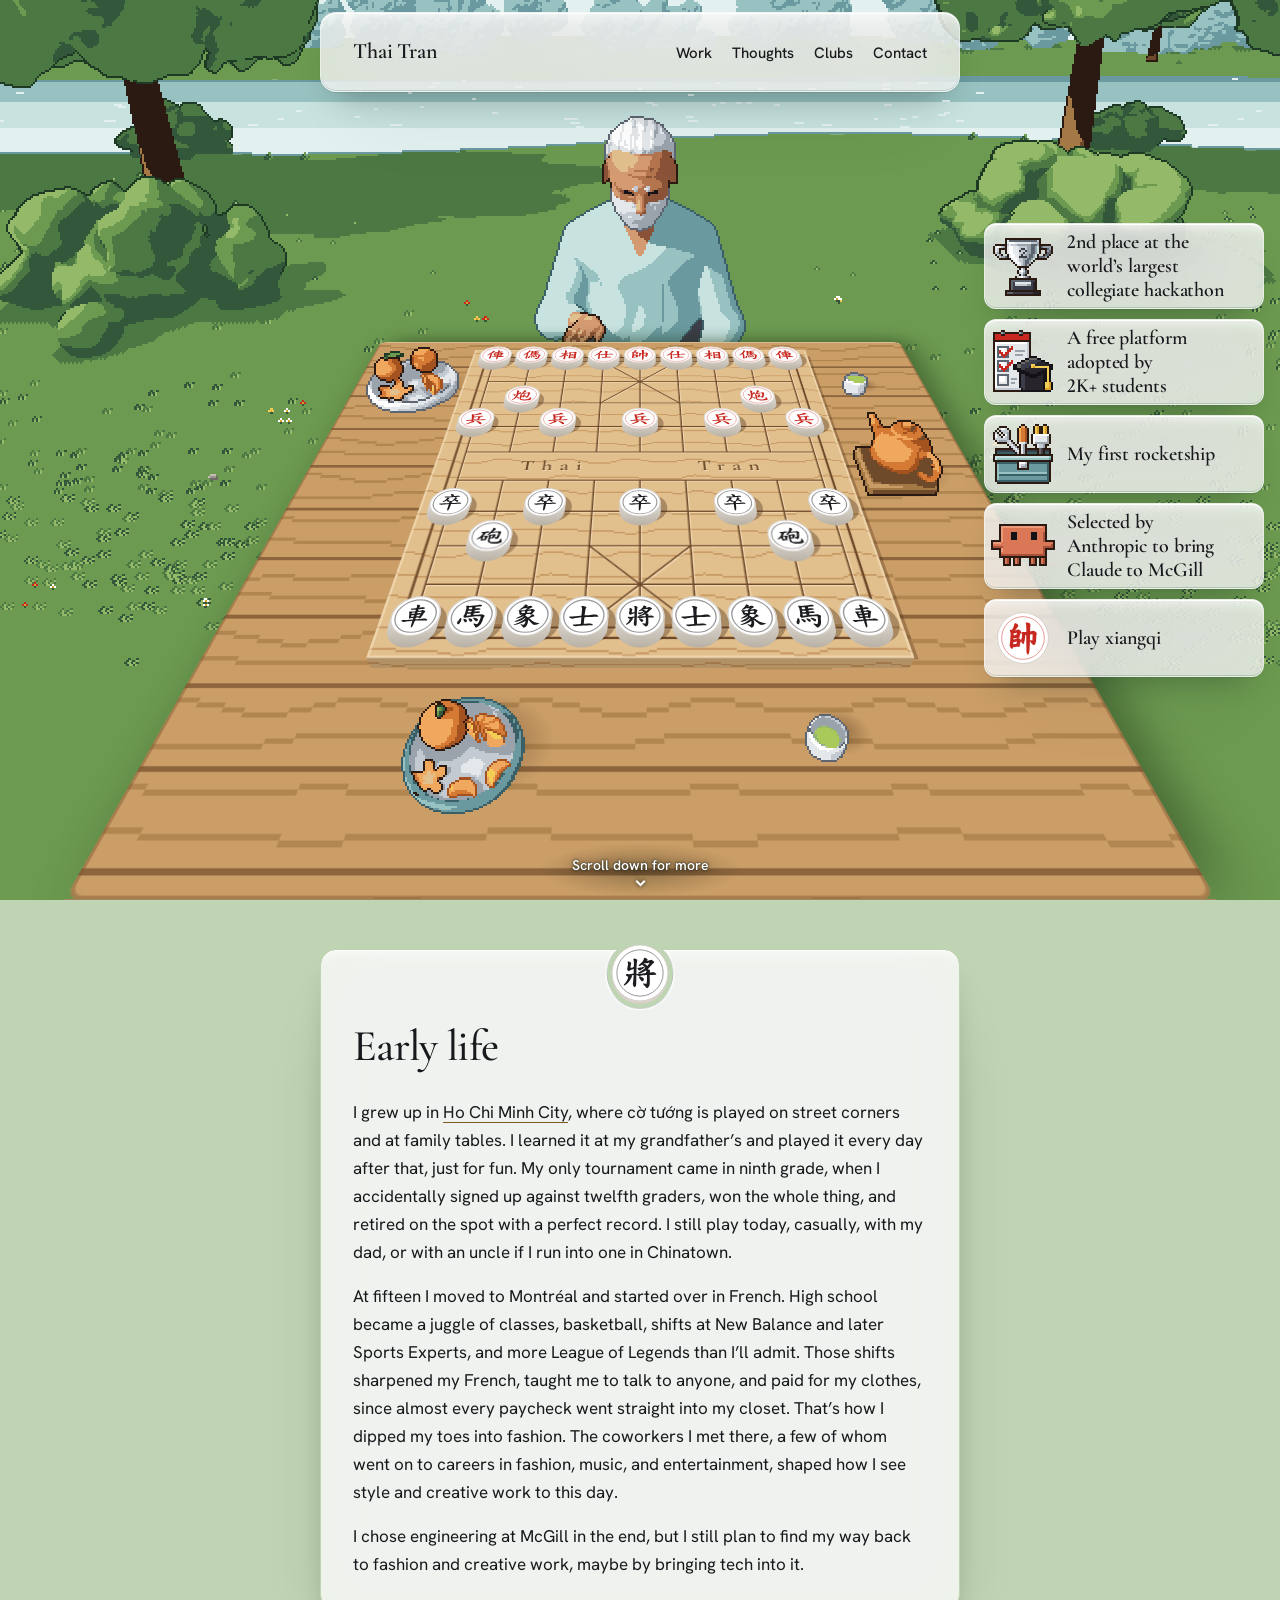
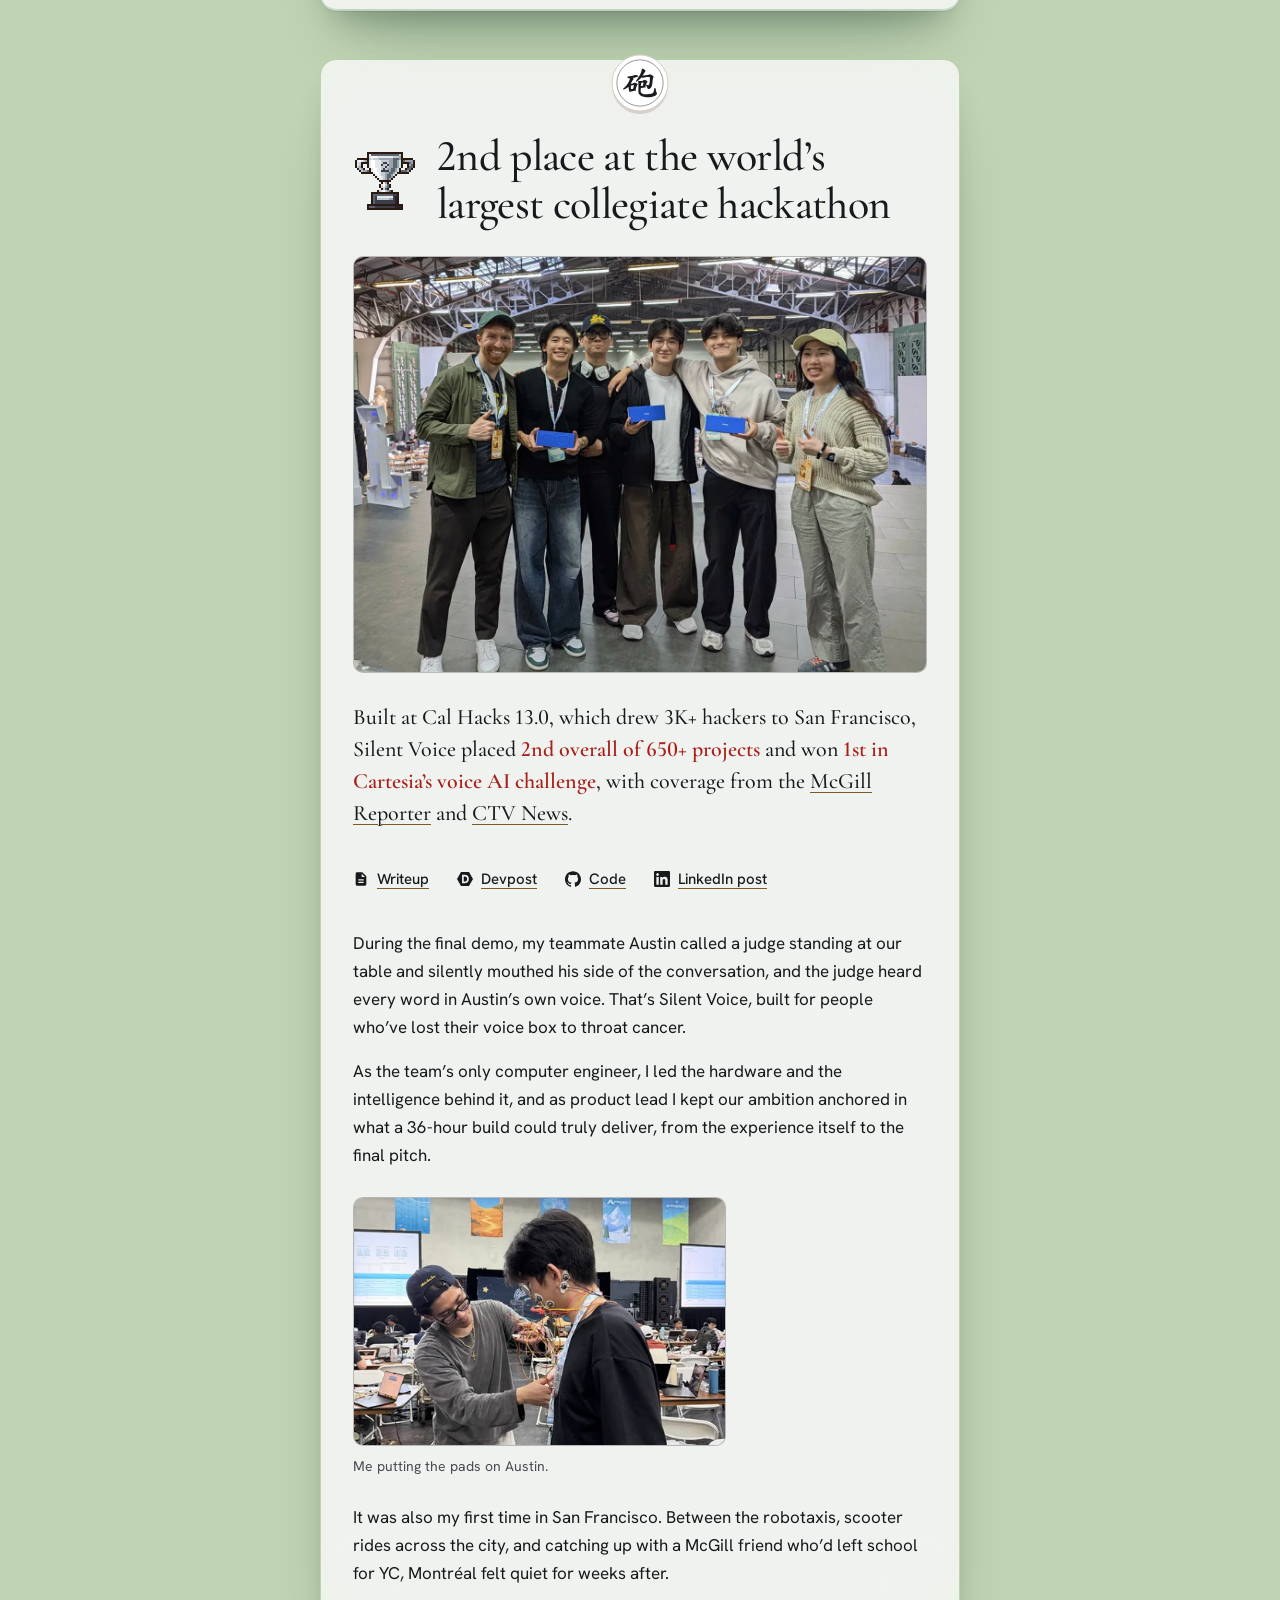
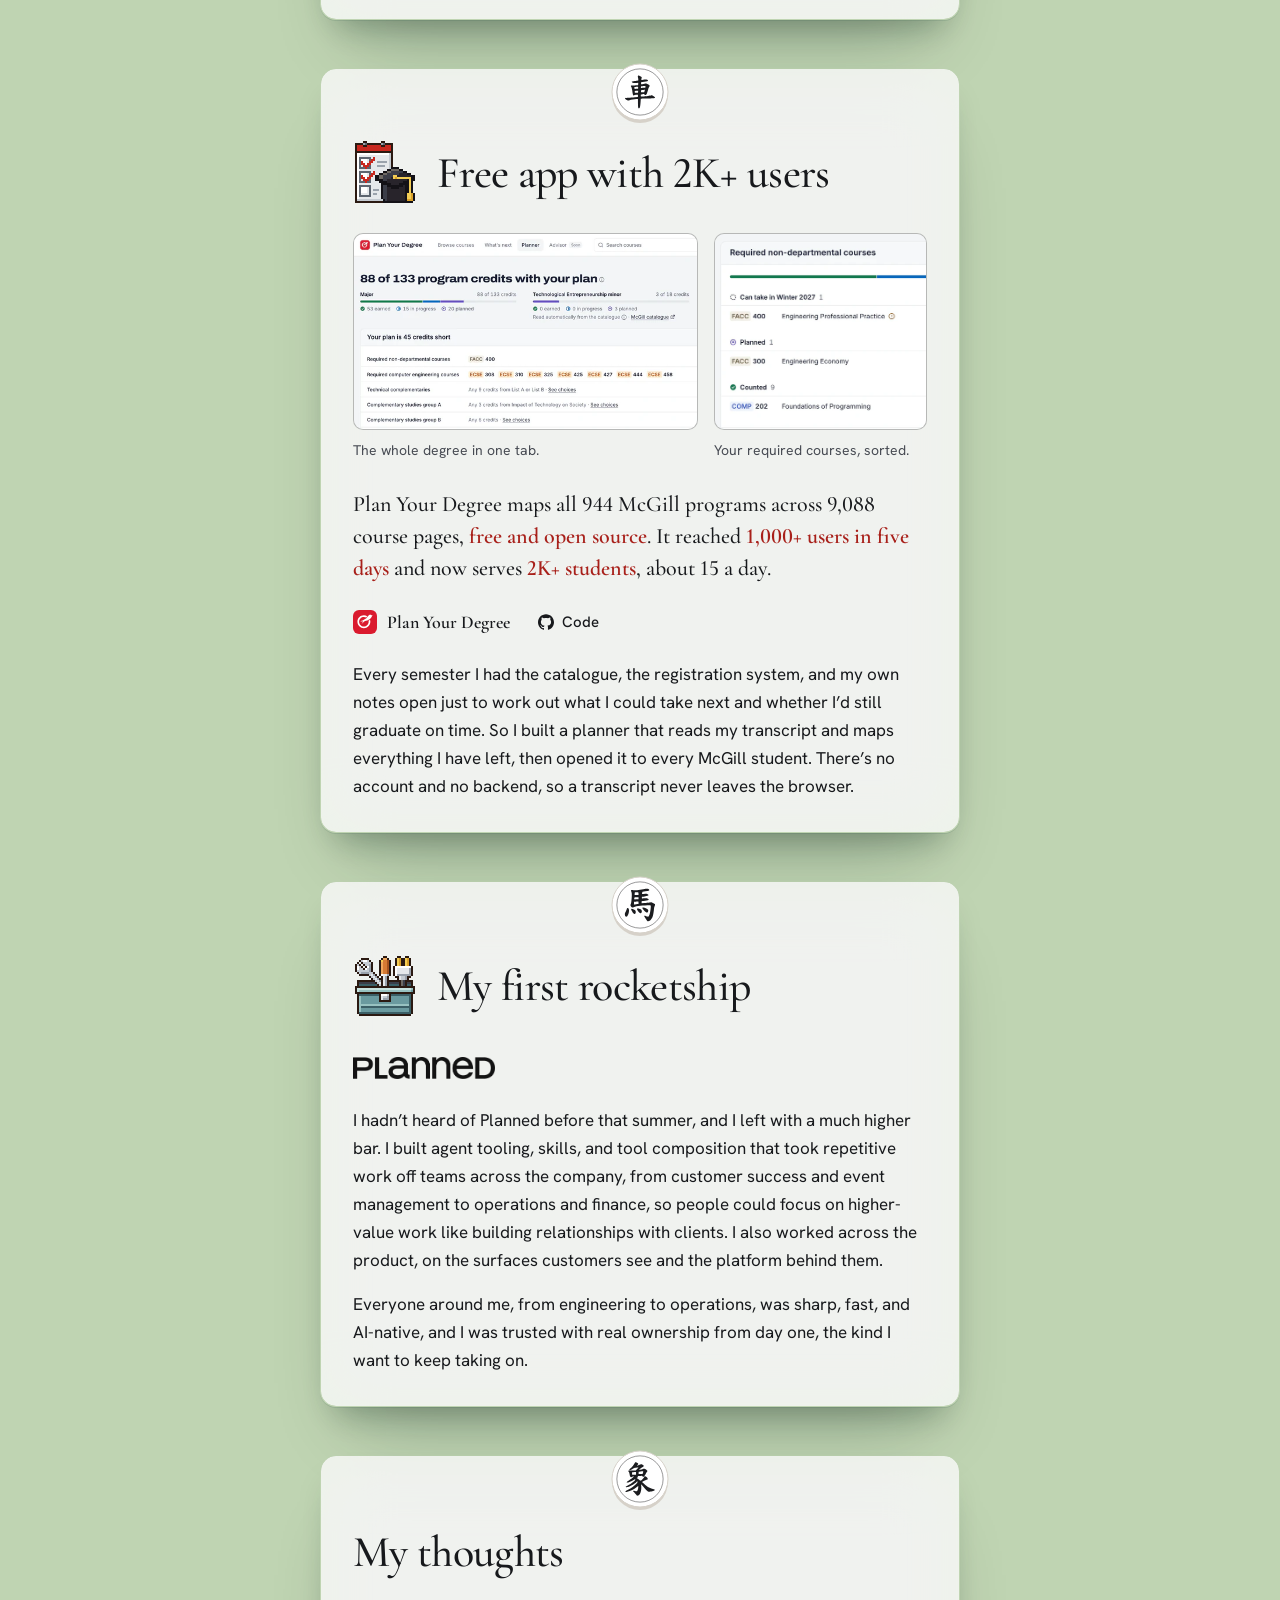
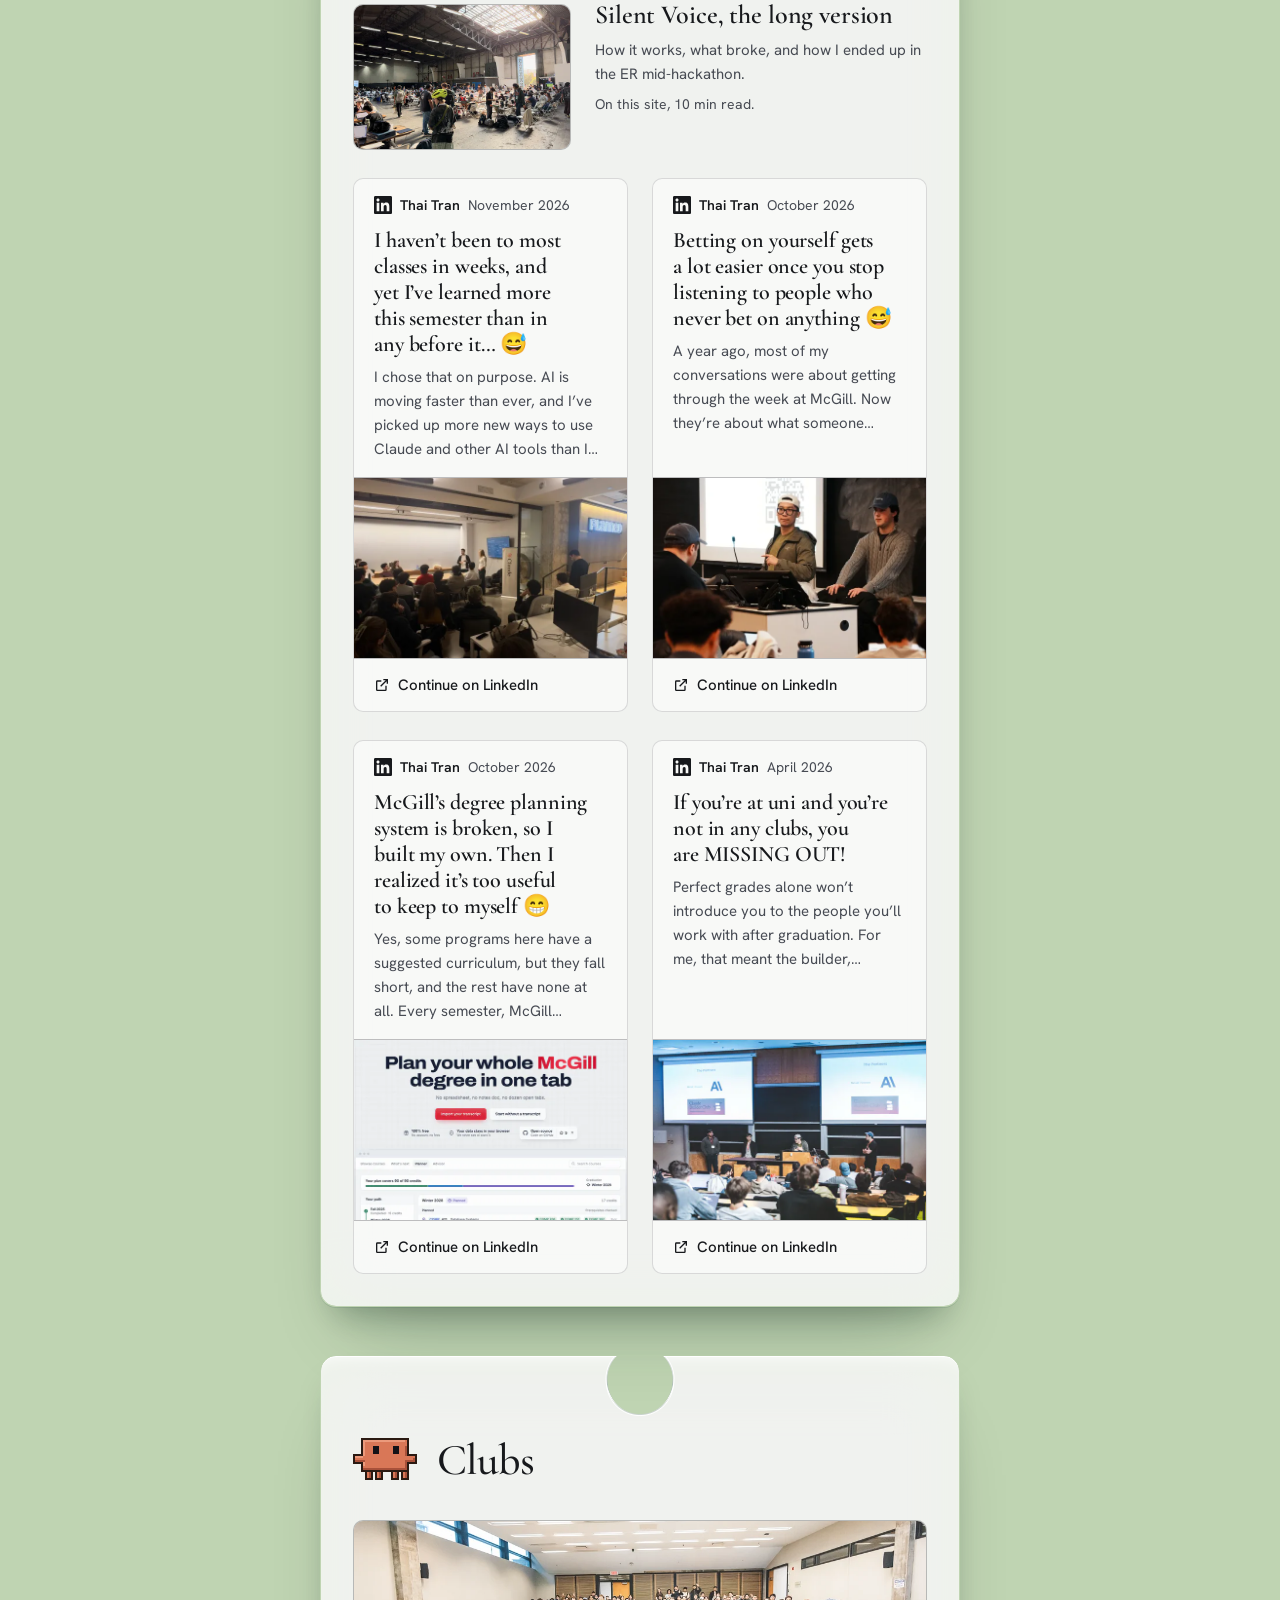
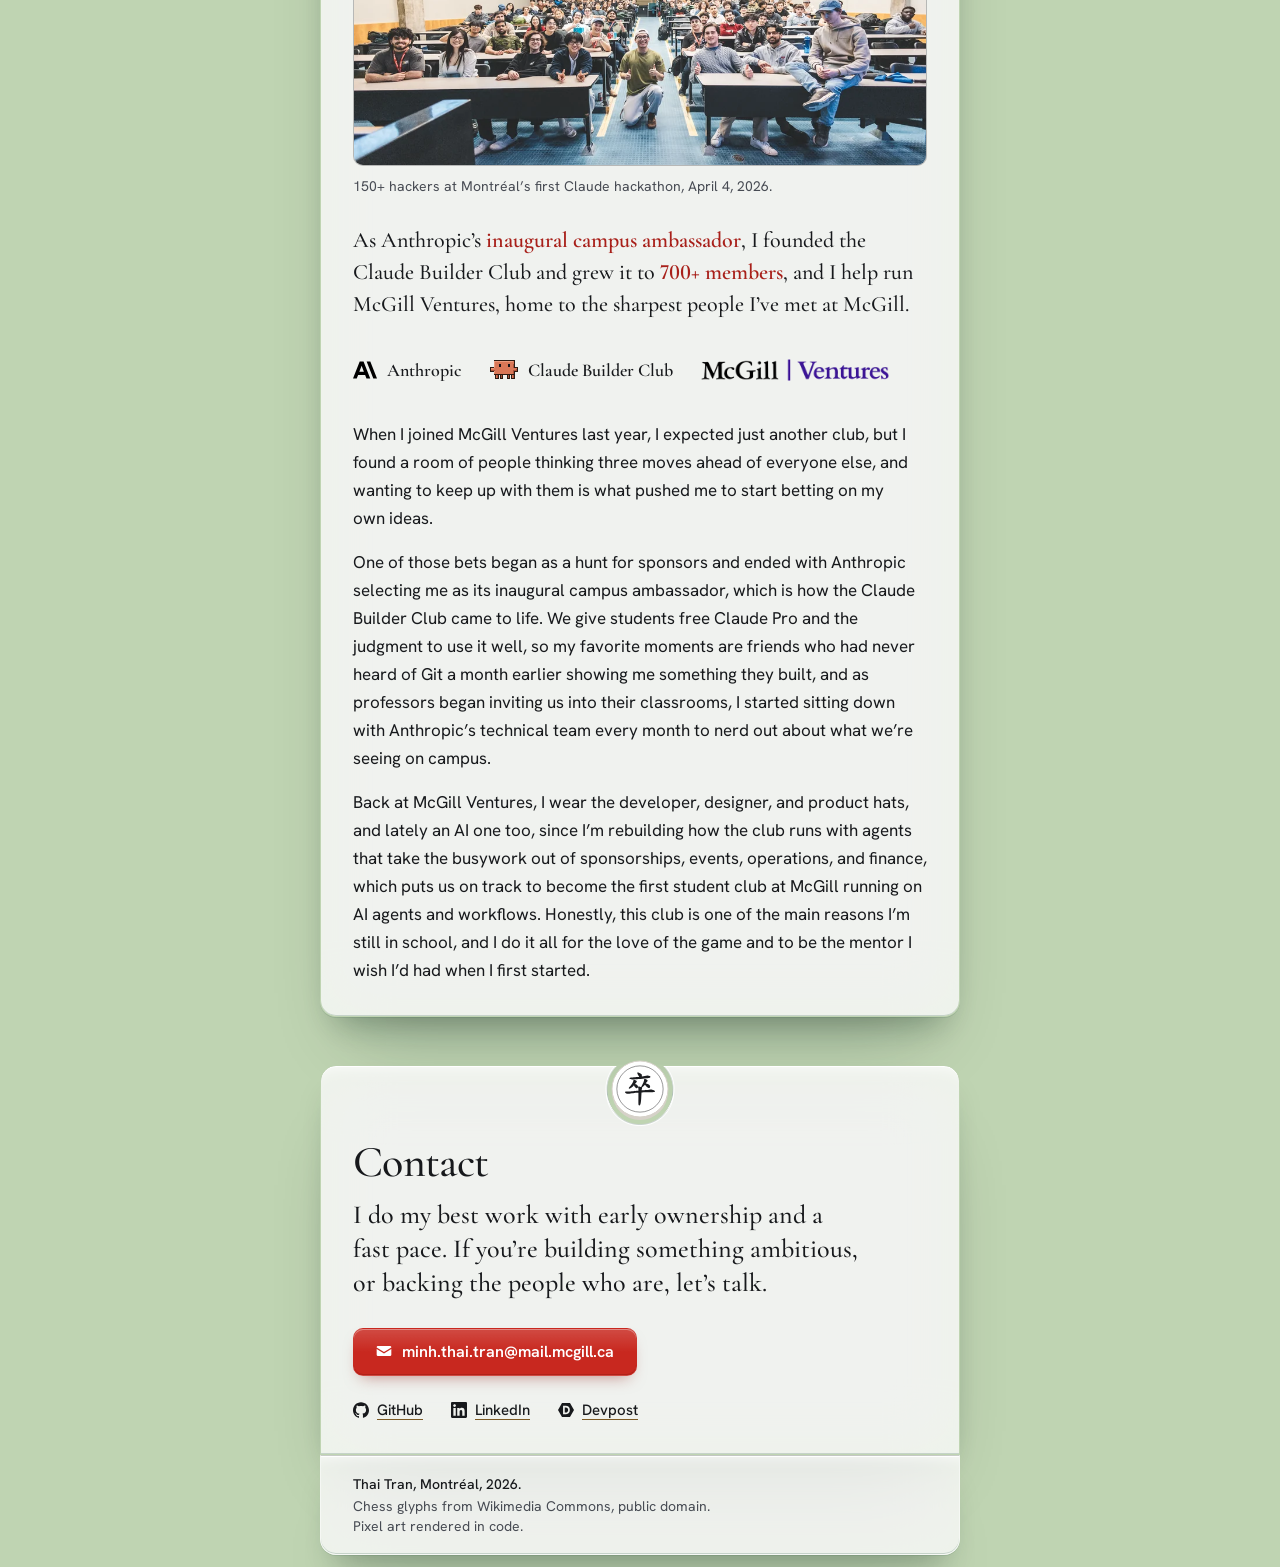
<file: index.html>
<!doctype html>
<html lang="en">
<head>
<meta charset="utf-8">
<meta name="viewport" content="width=device-width,initial-scale=1">
<meta name="color-scheme" content="light">
<title>Thai Tran</title>
<meta name="description" content="Thai Tran, computer engineering at McGill and Anthropic’s inaugural campus ambassador. Silent Voice, 2nd at Cal Hacks 13.0. Plan Your Degree, 2K+ users. AI builder intern at Planned.">
<meta property="og:title" content="Thai Tran">
<meta property="og:description" content="Thai Tran, computer engineering at McGill and Anthropic’s inaugural campus ambassador. Silent Voice, 2nd at Cal Hacks 13.0. Plan Your Degree, 2K+ users. AI builder intern at Planned.">
<meta property="og:type" content="website">
<meta property="og:url" content="https://thaimtl.github.io/">
<meta property="og:image" content="https://thaimtl.github.io/img/og.jpg">
<meta property="og:image:width" content="1200">
<meta property="og:image:height" content="630">
<meta property="og:image:alt" content="A pixel-art scene of a grandfather across a Chinese chess board, at a wooden table in a garden.">
<meta name="twitter:card" content="summary_large_image">
<link rel="icon" href="data:image/svg+xml,%3Csvg xmlns='http://www.w3.org/2000/svg' viewBox='0 0 32 32'%3E%3Ccircle cx='16' cy='16' r='13' fill='%23fff' stroke='%23121316' stroke-width='2.5'/%3E%3Ccircle cx='16' cy='16' r='8.5' fill='none' stroke='%23c8281f' stroke-width='2.5'/%3E%3C/svg%3E">
<script>document.documentElement.className = 'js'</script>
<link rel="preconnect" href="https://fonts.googleapis.com">
<link rel="preconnect" href="https://fonts.gstatic.com" crossorigin>
<link href="https://fonts.googleapis.com/css2?family=Cormorant+Garamond:wght@500;600&family=Hanken+Grotesk:wght@400;500;600&display=swap" rel="stylesheet">
<link rel="stylesheet" href="site.css">
</head>
<body>
<a class="skip" href="#main">Skip to content</a>
<svg width="0" height="0" style="position:absolute" aria-hidden="true">
<symbol id="g-shuai" viewBox="0 0 100 100"><path fill="currentColor" d="M59 2.9C58.1 3.8 58.1 3.9 59.5 7.6C60.1 9.3 60.4 12.5 60.4 20.7L60.5 31.6 53.4 31.7C44.5 31.7 44.2 31.9 46.1 36.6C47.6 40.9 47.3 46.8 45.1 52.9C43.8 57 43.8 57.2 44.5 60.1C45.9 64.8 48.5 66.6 50.5 64.5C52 62.7 54 54.3 54.6 46L55.4 38.1 57.2 37.7C60.7 36.7 60.4 34.6 60.5 66C60.7 96.7 60.7 97.6 63.3 97.9C66.5 98.4 68.3 92.1 68.9 77.5C69.2 71.7 69.7 59.9 69.9 51.4L70.3 35.8 74.7 35.4C77.2 35.1 79.3 35.1 79.5 35.4C79.9 35.8 79.9 49.9 79.5 54.6C79.2 58.1 79.8 58 73.8 57.2C71.4 56.9 71.1 56.9 71.1 57.8C71.1 58.3 72.4 60.2 74.1 62.1C75.8 63.9 77.9 66.3 78.9 67.3C80.8 69.7 81.8 69.7 84 67.7C87.7 64.5 88.9 59.6 89.5 45.7C89.7 40.9 90.1 37 90.8 35.5C91.5 33.1 91.5 32.9 90.5 31.7C89.7 30.9 87.9 29.7 86 29L82.8 27.4 79.2 28.2C77.2 28.8 74.4 29.3 72.9 29.3L70.3 29.4 70.5 21.2C70.5 16.6 70.9 11.3 71.2 9.3C71.8 5.6 71.8 5.6 70.5 4.5C67.6 2.3 60.7 1.2 59 2.9M23.9 4.7C23.5 5.2 23 6.7 22.7 8.1C22.4 11 18.9 20.4 17.1 23.2C16.1 24.8 16 25 13.7 24.7C11.1 24.2 9.1 25 9.1 26.4C9.1 26.7 9.6 28 10.2 29.1C10.7 30.2 11.3 31.9 11.4 32.9C12 35.8 10.8 57.8 9.9 62.8C8.4 71.2 8.4 72.6 9.6 75.3C11.1 78.9 12.6 80.5 14.6 80.5C15.8 80.5 16.1 80.2 16.8 78.1L17.4 75.8 20.9 75.3C22.7 75.2 27.4 74.7 31.1 74.3C34.9 74 38.3 73.4 38.7 73.1C39.8 72.1 39.8 70.9 38.7 70C37.8 69.4 37.8 69.1 39 65.3C39.6 62.8 40.7 59.8 41.5 58.4C43.3 54.9 43 53.8 39.8 52C35.7 49.9 33.8 49.7 30.5 51.4C26.7 53.2 19.2 55.2 18.7 54.3C18.4 53.7 18.6 48.3 19 48C19.2 47.9 22.7 47.4 27.1 47C31.4 46.5 35.7 46 36.3 45.9C38.1 45.3 38.9 43.9 38 42.4C37.5 41.3 37.5 40.6 39 36.9C39.9 34.6 41.3 32 41.9 31.2C42.7 30.3 43.3 29.3 43.3 28.7C43.3 27.3 40.4 25.1 37.2 24.1C34.9 23.3 34.8 23.3 30.2 24.8C24.8 26.7 20.3 27.4 20.3 26.7C20.3 26.4 21.2 25.5 22.2 24.7C24.7 22.9 34.1 10.8 34.1 9.6C34.1 8.2 32.3 6.5 29.4 5.2C26.7 3.9 25.1 3.8 23.9 4.7M31.6 31.2C31.6 32.5 29.9 39.6 29.6 39.9C29.3 40.3 27 40.7 24.2 41.2L19.2 41.8 19.2 37L19.2 32.3 21 32.3C21.9 32.3 24.1 32 25.8 31.6C29.4 30.8 31.6 30.6 31.6 31.2M30.9 59.8C30.9 64.2 30.3 67.7 29.4 68.2C28 68.9 18.7 70 18.3 69.5C18 69.2 18 67 18.1 64.5L18.4 59.9 23.2 59C25.8 58.6 28 58 28.2 57.8C28.4 57.6 29.1 57.5 29.7 57.5C30.9 57.5 30.9 57.8 30.9 59.8"/></symbol>
<symbol id="g-shi" viewBox="0 0 100 100"><path fill="currentColor" d="M30.3 9.5C29.9 9.9 29.6 11 29.6 11.9C29.6 14.1 27.3 20.4 24.8 25.5C20.9 33.3 13 44.3 5.5 52.2C2.7 55.4 1.8 56.4 2.1 57.3C2.4 57.9 3 58.4 3.7 58.4C5.3 58.4 14 52.1 18.9 47.2L22.8 43.4 22.5 57.3C22.4 64.9 21.9 72.6 21.8 74.4C20.6 81.7 20.4 83.3 21.5 86C23.4 91.1 25.2 92.5 27.3 90.2C29.6 87.8 29.7 86.6 29.9 67.8C30 51.8 30.3 46.1 31.4 42.7C31.7 41.9 31.1 41 29.6 39.4L27.3 37 28.7 35.2C30.2 33.4 33.6 27.6 36.6 22.2C37.6 20.2 39 18.3 39.6 17.7C41.5 15.9 41.8 15 40.6 13.4C37.9 9.6 32.3 7.5 30.3 9.5M54.7 12.8C54.2 13.8 54.2 14.4 55.3 16.7C56.5 19.2 56.5 20.1 56.6 31.5L56.8 43.4 46 44.9C33.7 46.7 31.7 47.2 31.7 48.2C31.7 50.4 33.5 51.6 37.8 52.7C40 53.1 41.2 53 46.2 51.9C49.3 51.2 53 50.4 54.5 50.3L57.4 49.8 57.4 60.8L57.4 71.7 48.7 72.9C37.9 74.5 37.9 74.4 37.9 75.9C37.9 78.3 42.9 80.6 46.8 80.2C47.8 80 53.2 79.3 58.6 78.6C64.1 77.8 72.6 77.1 77.7 76.8C87.6 76.2 88.5 76 89.2 74.5C90 73.2 88.3 71.2 84.7 69.6C81.7 68.1 79.5 68.1 73.8 69.1C71.6 69.6 69 69.9 68 69.9L66.2 69.9 66.2 59.4C66.2 53.7 66.3 48.9 66.6 48.8C67.1 48.5 74.4 47.8 87.9 46.9C97.1 46.3 97.4 46.1 97.9 44.5C98.3 42.8 97.6 41.9 93.8 40C90.4 38.2 88.3 38.2 82.5 39.2C76.7 40.4 67.1 41.6 66.6 41.2C66.5 41 66.5 36.8 66.6 31.9C67.1 24.7 67.4 22.5 68.3 20.2C69.3 17.7 69.3 17.3 68.6 16.2C67.4 14.4 62.3 12.2 58.6 11.9C55.6 11.7 55.3 11.7 54.7 12.8"/></symbol>
<symbol id="g-xiang" viewBox="0 0 100 100"><path fill="currentColor" d="M32.3 5.5C31.3 6.3 31.1 8.1 32.2 11.6C32.8 13.4 32.9 16.8 32.9 23.3L32.9 32.6 31.6 32.9C30.7 33.1 26.5 33.5 22.4 34.1C18.2 34.6 14.5 35.4 14.1 35.7C12.7 36.6 13.6 38.4 16.2 39.6C18.6 40.7 22 41 27.9 40.2C29.6 39.9 31 39.9 31.1 40.1C31.4 40.5 23.5 53.5 21.1 56.5C18.5 59.9 10.7 67.8 8 69.8C6.3 71 5.8 71.6 6 72.7C6.1 73.7 6.4 74 7.5 73.9C9.6 73.7 16.2 70.4 20.3 67.3C23.5 65 25.3 63.1 31.3 55.3L32.5 53.8 32.2 59.1C31.7 67.3 31 74.6 30 79.5C29.6 81.9 29.3 85 29.4 86.2C29.7 89.4 31.9 93.5 33.7 94.4C34.9 95.2 35.2 95.2 36.4 94C39 91.5 39.3 89.3 39.6 69.9C39.9 60 40.2 51.9 40.6 52.1C40.7 52.3 41.3 53.5 41.9 54.7C43.3 57.6 46.9 60.9 48.8 60.9C51.8 60.9 53.5 56.1 51.4 53C50.3 51.5 44.7 47.8 42.7 47.4C40.2 46.8 39.9 46.2 40.4 42.1C40.7 38.5 40.9 38.2 42.1 38.1C45.6 37.6 52.6 35.7 53.3 34.9C54.7 33.8 54.6 33.1 53.2 31.7C51.2 30 47.4 29.1 44.5 29.9C40.4 30.9 40.6 31.4 41.3 23.8C41.6 20 42.2 15.4 42.7 13.6C43.3 10.4 43.3 10.2 42.1 9C40.6 7.3 36 4.9 34.3 5C33.7 5 32.8 5.2 32.3 5.5M79.2 21.8C73.9 23.6 67 24.8 61.1 24.8C58.2 25 55.8 25.1 55.3 25.6C55 25.9 55.2 27.1 56.1 29.6C57.2 32.8 57.3 33.5 57.2 46.3C57.2 55 56.7 62.2 56.2 66.3C54.7 77.8 54.6 79.7 55.6 81.8C56.8 84.2 58.5 85.9 59.7 85.9C60.8 85.9 62.3 84.4 62.3 83.2C62.3 82.7 62.5 82.3 62.8 82.1C63.1 81.8 66.7 81.5 70.9 81.2C75.1 80.9 78.9 80.4 79.4 80.4C80.1 80.1 80.8 81 81.8 83.6C83.6 87.9 84.7 88.8 86.8 88C88.7 87.4 90.3 85.3 92.2 81.9C93.5 79.1 93.5 76 92.3 66.6C91.3 56.8 91.6 34.6 92.9 31.1C94.5 27 94.5 27 92.6 25.1C90 22.9 85.8 20.4 84.1 20.4C83.5 20.6 81.2 21 79.2 21.8M82.4 29.1C82.9 29.4 83 31.7 83 35.2L83 40.7 81.4 40.4C80.3 40.2 78.6 40.4 77.4 40.7C72.5 42.1 65.4 43.3 64.8 42.8C64.6 42.5 64.5 39.9 64.8 36.4L65.1 30.6 67.2 30C72.7 28.5 81.4 28 82.4 29.1M83 51.8L83 57 80 56.8C78 56.7 75.4 57 72.7 57.6C68.9 58.6 66.3 59 64.6 58.8C64.2 58.8 63.9 57.6 63.9 54.8C63.9 49.7 64.2 49.2 66.4 49.2C68.1 49.2 80 47.2 81.2 46.8C82.9 46.2 83 46.6 83 51.8M82.9 64.6C82.7 65.7 82.6 68.1 82.6 70.1C82.6 73 82.4 73.6 81.8 73.4C81.4 73.3 77.6 73.6 73.1 74.2C68.7 74.8 64.8 75.2 64.3 74.9C63.5 74.8 63.4 73.9 63.4 70.7C63.4 68.4 63.5 66.3 63.9 66C64 65.7 66 65.2 68.1 65C70.4 64.7 74.2 64.1 76.8 63.7C83.5 62.2 83.3 62.2 82.9 64.6"/></symbol>
<symbol id="g-ma" viewBox="0 0 100 100"><path fill="currentColor" d="M30.7 7.5C30.2 8.1 29.8 9.3 29.8 10.8C29.8 14.3 28.7 17.9 26.5 22.4C22 31.5 15.3 40.7 8.4 47.9C3.7 52.7 3.1 54.4 5.7 54.7C7.5 54.9 12.8 51.2 18.3 45.8C20.9 43.4 23.2 41.4 23.3 41.6C24.2 42.5 22.6 65.1 21 72.2C19.7 78.1 19.8 80.9 21.6 84.5C23.2 87.6 23.5 87.7 25.1 87.7C26.8 87.7 27.1 87.6 28.1 85.3C29.3 82.9 29.5 82 29.9 66.3C30.1 57.3 30.7 47.3 31 44.3L31.6 38.7 29.6 36.9L27.7 35.3 30.1 31.6C31.3 29.7 33.7 25.6 35.4 22.6C37 19.6 39 16.4 39.9 15.5C40.8 14.6 41.4 13.4 41.4 13C41.4 11.7 38.5 8.6 36.7 7.5C34.8 6.5 31.7 6.6 30.7 7.5M70.5 9.9C61.1 11.9 52.2 12.5 48.5 11.6C43.8 10.4 42.8 11.4 44.4 15.5C45.2 17.3 45.3 19.3 45 29.2C44.7 41.3 44.1 46.3 42.8 49.7C41.8 51.7 41.8 51.7 43.2 54.6C44.9 57.9 45.8 58.3 48 57.4C54.1 55 58.6 54.1 71.8 52.9C83 52 82.8 52 83.9 53C84.8 53.8 84.8 54.6 84.5 58.3C83.6 69.8 81.6 77.5 78.9 79.9C76.8 81.5 75.9 81.5 72.6 79.9C69.7 78.4 67.6 78.1 67.2 79.3C67 79.6 68.2 82 69.7 84.4C71.2 86.8 72.6 89.1 72.6 89.4C72.6 89.8 73.2 90.7 73.9 91.6C75.8 93.7 77.9 93.7 81.3 91.6C84.3 89.8 86.3 87.6 88 84.7C89.6 81.5 91.4 73.4 92.6 64.8C93.2 59.2 93.8 56.7 94.7 55.3C97 51.5 96 50 89.3 46.6L86.5 45.1 80.7 46C77.6 46.4 73.8 46.9 72.3 47L69.7 47.2 69.6 44.6C69.4 43.1 69.6 41.7 69.7 41.6C70 41.3 72.4 40.8 75.2 40.5C81.8 39.8 83.9 39 84 37.5C84.5 35.3 78.2 33.8 72.1 34.8L69.9 35.3 70 31.9L70.2 28.6 76.2 27.9C83.1 26.8 84.8 26.2 84.7 24.6C84.3 22.9 80 21.4 77 21.7C75.8 22 73.6 22.3 72.3 22.4L69.9 22.7 70.2 21.2C70.9 16.6 71.2 16 72.6 15.8C76.8 15.4 85.1 14 85.9 13.6C86.5 13.3 86.8 12.5 86.8 11.7C86.8 10.7 86.3 10.2 84.7 9.3C81.6 8.1 79.8 8.1 70.5 9.9M61.4 17.9C61.7 18.4 62 19.7 62 21.2L62 24 58.7 24.6C56.8 25 54.7 25.2 53.9 25.2C52.4 25.2 52.4 25.2 52.8 22.7C53.5 18.2 53.6 17.9 55.4 17.8C58.9 17.3 60.8 17.3 61.4 17.9M62 33.1C62 36.6 62.2 36.5 56.5 37.1C51.8 37.7 51.6 37.5 51.9 33.9L52.2 30.7 55.7 30.4C62.8 29.8 62 29.5 62 33.1M62 43.7C62 44.5 61.9 45.8 61.7 46.7C61.4 48.4 61.3 48.4 56.5 49.3C53.8 49.7 51.3 50 51.2 50C51.2 49.9 51.2 48.2 51.3 46.1C51.5 43.8 51.8 42.6 52.2 42.8C52.5 42.9 54.4 42.8 56.2 42.6C62.2 42 62 41.9 62 43.7M67.3 57.1C66.9 57.7 67.3 59.1 69.6 63.6C72.7 70.1 74.4 71.7 76.5 70.7C78.3 69.9 79.7 66.8 79.2 64.3C78.9 61.9 76.2 59.2 72.9 57.6C69.9 56.2 68.2 56.1 67.3 57.1M39 60.1C38.7 60.6 38.1 62.1 37.6 63.7C37 65.4 35.8 68.1 34.8 69.9C32.7 73.8 32.5 76.6 34.2 79.1C36 81.7 37.8 81.7 40 79.1C42.3 76.4 43.1 74.1 43.4 68.4C43.8 62.8 42.9 59.8 40.9 59.7C40.2 59.5 39.3 59.8 39 60.1M56 59.8C55.4 60.6 55.7 62.1 58.3 67.2C61.9 74.6 64.2 76 66.7 72.2C69 68.9 67.8 65 63.7 62.1C60.8 60 57.1 58.9 56 59.8M45.9 62.5C45.5 63.7 48.3 72.6 49.7 74.7C52.4 78.4 56.2 76.1 56.2 71C56.2 68.7 56 67.8 54.7 66.2C51.5 62.4 46.7 60.4 45.9 62.5"/></symbol>
<symbol id="g-ju" viewBox="0 0 100 100"><path fill="currentColor" d="M55.3 6.2C53.6 7.2 53.6 8.8 55.2 10.3C57 12.1 57.4 13.9 57.3 17.9L57.2 21.6 55.4 22.1C54.4 22.2 50.9 22.5 47.6 22.8C40.7 23.1 39.7 23.5 41.1 25.8C42.6 27.8 45.6 28.9 49.9 28.9C52 28.9 54.6 28.6 55.6 28.5L57.4 28.1 57.4 30.5C57.4 32.6 57.3 32.9 56 33.1C52.3 33.9 47.1 34.4 42.6 34.4C35.8 34.5 35.7 34.6 38.4 41.2C39.4 43.9 40.7 47.9 41.1 50C41.7 52 42.3 54.5 42.6 55.7C43.4 59.1 47.1 61.8 48.3 59.8C48.7 59.1 53.4 58 56 58C57.4 58 57.4 58 57.4 61.1L57.4 64.4 55.9 64.7C54.9 64.8 49.4 65.3 43.7 65.8C37.7 66.3 33 67 32.6 67.3C31.7 67.8 31.7 68 32.6 69.3C33.6 71 37 73 39.1 73C40 73 42.6 72.7 44.9 72.3C47.3 71.8 51 71.3 53.3 71.1L57.3 70.8 57.4 79.4C57.4 84.1 57.7 89 58 90.4C58.9 94.4 61 95.7 62.9 93.3C64.2 91.7 64.5 88.9 64.9 78.6L65.2 70.3 79.3 70.3C91.3 70.3 93.6 70.1 94.1 69.4C95.3 67.3 93.8 65.1 88.8 62.5L86.2 61.3 77.8 62.1C73 62.5 68.2 63 67 63L64.9 63 65 60.1L65.2 57.2 69.5 57.1C73.5 57 73.9 57 74.9 58.2C76.6 60 79 60 80.3 58.1C81.6 56.4 82 54.7 83.6 47.7C84.3 43.7 85 41.7 86.2 39.9C87 38.7 87.9 37.2 88.2 36.7C88.6 35.5 85.5 32.6 81.6 30.8L78.5 29.4 75 30.2C73.2 30.6 70.2 31.1 68.5 31.1L65.2 31.2 65 29.4C64.9 27.1 65.3 26.8 71.7 25.9C74.2 25.6 77.3 25.2 78.6 24.9C82.9 23.9 83.8 21.1 80.3 19.2C77.5 17.8 74.3 17.6 69.9 18.8C67.9 19.3 66 19.6 65.7 19.5C65.3 19.2 65.9 15.8 66.7 13.6C67.2 12.6 67.5 11.6 67.5 11.2C67.5 10 64.6 7.8 61.6 6.6C58.2 5.2 57.2 5.2 55.3 6.2M29 11.2C28.4 11.8 28.4 12.3 29 14.3C29.6 16.8 29.6 17.1 28.1 20.2C25.1 27.4 18 37.9 9.4 47.9C5 53.1 4.5 54.5 7.1 54.8C9 55.1 12.7 52.5 17.3 47.9C19.3 45.9 21 44.4 21.1 44.5C23.1 46.5 22.7 62.1 20.4 73.4C19.4 77.7 19.4 78.8 19.8 80.8C21.8 89 26 90.7 28.1 84.4C29 82.1 29.1 79.3 29.4 64.7C29.7 55.4 30 47.1 30.1 46.4C30.6 44.8 29.4 42.5 27.1 40.5C26.6 39.8 25.8 39.1 25.8 38.9C25.8 38.7 26.8 37.5 27.8 36.2C29 34.9 31.6 31.6 33.6 28.8C35.6 25.9 38 22.8 39 21.5C41.7 18.6 41.6 17.1 38.6 14.2C37.3 12.9 35.6 11.6 34.7 11.2C32.6 10.2 29.7 10.2 29 11.2M75.7 37.7C76.8 39.8 76.2 40.2 70.9 40.8C68 41.1 65.6 41.2 65.3 41.1C65.2 40.9 64.9 39.9 64.9 38.9C64.9 37.1 65 36.9 67 36.7C73.2 35.9 75.2 36.1 75.7 37.7M57.4 40.4C57.4 43.2 57.7 43.1 51.4 43.9C49.4 44.1 47.6 44.2 47.3 43.9C47.1 43.8 46.9 42.8 46.7 41.8C46.4 40.2 46.4 39.9 47.6 39.7C49 39.4 55.9 38.1 56.9 37.9C57.3 37.9 57.4 38.8 57.4 40.4M74.7 48.5C74.6 49.7 74.3 50.7 74.3 50.8C74.2 50.8 66.5 51.1 65.6 51C65.2 51 64.9 50.4 65 49.1L65.2 47.2 68.9 46.9C71 46.8 73.2 46.5 73.9 46.5C75 46.5 75 46.5 74.7 48.5M57.3 50.4L57.2 52.7 53.3 52.8C51 53 49.1 52.8 48.9 52.7C48.7 52.4 48.4 51.7 48.3 51C48 49.7 48 49.5 51.6 48.8C57.6 47.5 57.6 47.5 57.3 50.4"/></symbol>
<symbol id="g-pao" viewBox="0 0 100 100"><path fill="currentColor" d="M53.7 7.6C53.2 8 52.6 9.9 52.3 12.6C51.2 20.2 46.9 31.4 41.9 39.8C40.8 42 39.9 43.7 40 44.6C40.2 45.2 39.9 46.2 39.6 46.7C39 47.2 39 48 39.5 50.3C39.9 52.5 40 56.8 39.7 65.4C39.5 75.9 39.5 78 40.2 80.5C41.8 85.7 46.5 89.4 54.1 91.2C70 95 85.6 92.8 93.5 85.7C96.4 83.3 96.7 81.9 95.1 79.6C93.6 77.4 92.6 74.2 91.7 69.6C91.1 66.6 90.2 64.8 89.2 64.8C87.8 64.8 87 66.6 86.3 71C85 79.7 82.9 82.1 75.8 83.8C71.9 84.9 70.5 85 63.3 84.7C52.5 84.3 48.7 83.3 46.8 79.6C45.7 77.5 45.6 67.6 46.6 67C46.9 66.7 49.6 66.1 52.5 65.7C59.1 64.5 59.9 64.2 60.7 63.2C61.1 62.6 61 62.2 60.2 61.3C59.4 60.4 59.4 60.3 60.7 56.3C61.4 54.1 62.6 51.5 63.3 50.5C64 49.6 64.5 48.4 64.5 47.8C64.5 46.7 61.4 44.6 58.3 43.9C56.1 43.3 55.7 43.3 52.9 44.6C49.6 46.1 43.4 47 42.8 46.1C42.7 45.8 43.4 44.8 44.4 43.9C45.6 43 47.5 41 49 39.3C51.3 36.4 51.3 36.4 53.2 36.9C54.8 37.3 55.8 37.1 59.5 35.8C65.2 33.8 70.6 32.5 72.8 32.8L74.6 32.9 74.4 37.9C74.3 45.8 72.1 56.9 70.3 58.8C69.6 59.5 69.5 59.5 66.7 58.5C64 57.6 63.5 57.6 62.9 58.2C62.4 58.5 62 59 62 59.2C62 59.4 63 61 64.5 62.8C65.8 64.4 67.3 66.6 67.9 67.6C69.8 70.5 73.1 69.9 76.2 66C78.2 63.2 80.1 57.3 81.2 49.9C82.2 43.1 83.8 35 84.5 32.8C85.3 30.7 84.5 29.2 81.3 27C78.1 24.9 77.4 24.7 73 26.2C68.4 27.6 56.7 30.6 55.3 30.6C54.1 30.6 54.1 29.8 55.1 29C55.6 28.5 57.2 26 58.5 23.2C59.8 20.3 61.7 16.9 62.6 15.6L64.2 13.1 63.2 11.7C62 10.1 57 7 55.6 7C55 7 54.1 7.3 53.7 7.6M19.4 10.5C18.7 11.5 18.7 12 19.7 14.9C20.6 17.8 20.7 19.1 20.7 32.6C20.7 45.2 20.6 48.1 19.5 54.1C17.6 66.3 13.8 74.6 6.8 83C4 86.3 3.6 87.1 4.2 87.6C5.1 88.8 6.2 88.7 9 86.9C14.9 83.1 22 74.3 23.6 68.9C23.9 67.7 24.4 66.4 24.7 66.3C24.8 66 26.4 67.9 28.2 70.5C29.8 73 31.8 75.5 32.6 75.9C33.6 76.7 33.9 76.7 35.4 75.9C37.6 74.8 38.4 71.8 37.1 69.2C36.1 67.2 32.1 64.5 28 63.2C26.1 62.6 26 62.5 26.3 61C27.3 55.4 27.6 53.2 27.9 48.6C28.2 44.6 28.5 43 29.2 42.6C31.3 41 39.6 34.8 41.1 33.9C43.6 32.3 43.6 30.6 41.2 28.1C38.9 25.7 35.4 24.4 34.2 25.4C33.7 25.7 33 27.3 32.6 29C31.6 32.2 29.9 35.7 29.2 35.7C28.6 35.7 29.2 23.2 29.9 18.4C30.4 16.2 30.7 14 30.7 13.6C30.7 12.4 26 10.1 22.9 9.8C20.4 9.5 20 9.6 19.4 10.5M5.8 38.3C4.8 39.3 4.9 40.4 7.1 44.8C9.7 50 11.4 52.2 13.4 53.1C15.4 54 17.2 52.8 17.9 50C18.8 47.4 18.2 44.8 16.3 42.6C13.5 39.5 7.3 36.9 5.8 38.3M53.8 51.5C53.8 52.7 53.5 54.3 52.5 58.7C52.2 59.8 50.9 60.6 48.1 60.9L46.3 61 46.5 58.2C46.9 52.4 47.7 51.2 51.5 50.3C53.5 49.9 53.8 50 53.8 51.5"/></symbol>
<symbol id="g-bing" viewBox="0 0 100 100"><path fill="currentColor" d="M57 7.6C53.7 10.9 42.9 17.1 36.8 18.9C34.6 19.5 34.2 19.5 32.2 18.7C29.4 17.4 27 17.1 25.6 17.7C24.1 18.1 24.1 19 25.1 22.1C26.2 25.2 31.5 58.8 30.9 59.3C30.4 59.7 21.7 60.6 14 60.9C5.3 61.2 4.2 61.7 4.8 63.6C5.3 64.8 10.3 67.9 12.7 68.2C13.6 68.3 16.1 68.2 18.2 67.7C33.1 64.3 54.4 62.7 84.8 62.5C94.3 62.4 95.3 62.1 95.3 59.9C95.3 58.2 93.4 56.9 88.8 55.4C85.5 54.4 84.9 54.2 81.4 54.8C76.6 55.6 64.4 56.6 63.8 56.3C63.2 56.2 66.6 44.5 67.6 42.7C68.8 41.1 68.1 39.3 65.8 38C64.9 37.5 64.2 36.9 64.2 36.8C64.2 36.6 67.2 36.2 70.7 35.9C74.3 35.4 77.7 35 78.3 34.7C80.9 33.2 77.5 30.1 72.2 28.9C70 28.5 69.1 28.6 66.3 29.5C64.4 30 60.4 31 57.2 31.6C54.1 32.2 48.4 33.2 44.5 34C40.8 34.7 37.4 35.1 37.3 35.1C36.8 35.1 36.7 34 35.9 28.2L35.6 25.5 38.6 24.6C45.7 22.6 60.7 18.6 64.2 17.8C68.5 16.9 69.8 16 69.8 14.1C69.8 12.6 67.2 9.8 63.5 7.8C60.2 5.8 58.6 5.8 57 7.6M56.7 39.9C57.1 41.8 56.1 56.5 55.5 57.1C55.3 57.2 51.6 57.7 47.3 57.8L39.5 58.1 38.6 51.3C38.1 47.4 37.7 43.6 37.6 42.7L37.3 41.1 46.1 39.6C51.2 38.7 55.3 38 55.6 38.1C55.9 38.1 56.4 39 56.7 39.9M34 68C33.6 68.6 33.1 69.9 32.8 71C32.4 73.4 23 82.7 15.8 87.9C11.1 91.4 9.9 92.9 11.6 93.6C14 94.5 28.1 87.1 36.8 80.6C39.5 78.5 42.6 76.3 43.9 75.7C47.6 73.8 46.7 71.7 40.8 68.5C37.4 66.5 35 66.4 34 68M55 69.5C54.6 69.9 54.3 70.4 54.3 70.5C54.3 70.8 56.4 73.2 58.9 75.9C61.4 78.4 65.1 82.7 67.3 85.2C73.2 92.3 77.4 94.4 79.8 91.3C80.8 90.1 80.8 89.5 80.6 87C80.5 85.3 80.1 83.3 79.5 82.4C77.2 78.1 70.9 73.8 61.4 70.5C56.4 68.8 55.9 68.6 55 69.5"/></symbol>
<symbol id="g-jiang" viewBox="0 0 100 100"><path fill="currentColor" d="M62.1 7.5C61.5 8.1 60.6 9.9 60.2 11.5C59.6 13.3 58.6 15.7 57.8 16.7C56.3 18.9 49.9 25.2 47.7 26.7C46.8 27.3 46.4 28 46.5 28.6C46.7 30.4 49 30.4 52.5 28.5C54.1 27.6 55.7 26.8 56 26.8C56.9 26.8 65.1 34.6 65.1 35.4C65.1 36.8 53.4 45.1 47.6 47.8C44.3 49.3 43.7 50.2 45 51.4C46.7 52.7 54.4 50 62.1 45.7C64.7 44.2 66.9 43 67.2 43C67.8 43 69.6 48.4 69.1 49.4C69 49.9 65.8 50.3 57.8 51.2C51.6 51.9 45.5 52.5 44 52.5C42.6 52.7 41 52.8 40.6 53.1C39.8 53.4 39.8 52.5 40 43.2C40.3 27.4 40.9 18.6 41.9 16.1C42.9 13.4 42.5 12.2 39.7 10.8C36.7 9.3 34 8.7 32.5 9.3C31 9.7 31 10.2 32.2 15.4C32.8 18.2 33 24.4 32.5 30.1C32.1 34.7 32.4 34.4 26.4 35L22.9 35.3 23.3 31.7C23.5 29.8 24.1 27 24.5 25.3C25.7 21.8 25.2 21 21.4 18.9C16.5 16.4 14.5 17.3 15.6 21.8C16.3 24.6 16.2 27.6 14.5 34.3C13.4 39.3 13.5 40.6 15.6 43C17.4 45 18.7 45 20.8 43.3C21.7 42.6 24.5 41.2 27.3 40.2L32.4 38.6 32.2 45L32.1 51.5 24.8 52.7C20.2 53.4 17.1 53.6 16.6 53.4C16.2 53.1 14.7 52.8 13.5 52.8C9.2 52.8 8.7 55.1 12.3 58.5C13.7 59.7 15.1 60.7 15.7 60.7C16.8 60.7 16.8 60.9 16.5 62.7C16 65.2 12.6 72.5 10.5 75.4C9.6 76.8 7.7 79.2 6.2 80.6C2.1 85 3.8 86.6 9.5 83.6C14.5 80.9 19.3 75.3 23.6 67.3C27.2 60.6 27.6 59.2 26.6 58.3C26.1 57.9 26.9 57.5 28.8 56.7C30.3 56.1 31.6 55.7 31.8 55.8C32.2 56.1 31.3 70.2 30.5 74.8C30 77.4 29.7 80.3 29.7 81.5C29.7 84.4 31.9 89.1 33.6 90C34.8 90.5 35.1 90.5 36.4 89.1C39.2 86.4 39.5 84.4 39.5 68.9C39.5 61.3 39.7 54.9 39.8 54.9C40 54.9 41 55.5 42.3 56.3C45.9 58.5 47.9 58.8 51.7 57.9C53.5 57.5 57.4 56.9 60.3 56.6C63.5 56.3 66.7 56 67.8 55.8L69.7 55.5 69.7 64C69.7 72.5 69.1 79.8 68.4 80.6C68.1 80.8 66.1 80.6 63.9 80.2C59.6 79.3 58.3 79.5 58.3 80.8C58.3 82 68.7 93 69.9 93C71.8 93 75.4 88.8 76.7 85.4C77.9 82 78 78.9 77.6 64.3L77.4 55.8 86.4 55.7C94.5 55.5 95.3 55.4 95.9 54.5C96.6 52.8 95.1 50.6 92.3 49.3C89.6 47.9 88 47.8 81.6 48.5C79.4 48.7 77.6 48.8 77.6 48.7C77.6 48.5 77.9 47.2 78.2 45.6C78.8 42.3 78.2 41.4 74.3 40.2L71.8 39.3 75.8 35C78 32.8 81.2 29.2 82.8 27.3C84.3 25.3 86.5 23.3 87.5 22.5C89.8 21 90.5 19.1 89.5 17.8C88.3 16.1 82.6 12.8 81.5 12.8C80.7 12.8 78.8 13.4 77 14.2C73.9 15.5 69.3 16.4 69.3 15.8C69.3 15.5 69.9 14.8 70.7 14.2C72.1 13 72.1 12.8 71.3 11.5C70.7 10.5 69.3 9.4 66.9 8.4C63.3 6.7 63 6.7 62.1 7.5M76 22.8C75.4 23.8 73.9 25.8 72.7 27.3L70.7 30.1 68.5 28C66.6 26.4 64.2 25 61.4 24.1C60.8 24 60.3 23.5 60.3 23.4C60.3 22.5 62.4 22.2 67.2 22.2C69.6 22.1 72.2 21.9 73.1 21.6C74 21.5 75.2 21.3 76 21.2L77.1 21.2 76 22.8M55.4 34C53.2 34.6 49.9 35.1 48.3 35.1C44.6 35.3 42.6 35.9 42.6 37.2C42.6 38.4 47.7 43 48.9 43C49.5 43 51 42.3 52.5 41.4C53.8 40.5 56.8 38.7 59 37.2C62 35.4 63 34.4 62.9 33.8C62.7 32.5 60.3 32.5 55.4 34M47.6 60C46.4 60.6 46.8 62.2 49.8 67C53.1 72.2 54.7 73.8 56.8 73.7C59.3 73.7 60.9 71.4 60.9 68C60.9 66.1 60.6 65.5 58.9 63.8C56.3 61.3 49.6 59.1 47.6 60"/></symbol>
<symbol id="g-shi-b" viewBox="0 0 100 100"><path fill="currentColor" d="M39.6 9.6C39.3 10.4 39.6 11.5 40.7 13.9L42.4 17.2 42.3 32.6L42.1 48.1 39.6 48.6C35 49.2 12.9 51.7 8 52C2.5 52.3 1.7 52.6 2.2 54.7C2.5 55.6 3.8 56.9 6 58.3C10.4 61.2 12.1 61.5 16.2 60.1C19.4 59 27.8 57.2 35.5 56.1C37.5 55.8 40 55.3 40.8 55.2L42.3 54.9 42.3 68.4C42.3 76 42.1 82.1 41.9 82.1C41.6 82.1 37.4 82.6 32.3 83.1C27.4 83.7 22.1 84.2 20.5 84.2C16.9 84.3 15.9 84.6 15.8 85.9C15.8 87.3 18.8 89.5 22.2 90.6C25.1 91.6 25.5 91.6 30.9 90.6C42.1 88.9 46.8 88.4 63.8 88.1C80.6 87.8 81.2 87.8 81.8 86.7C82.6 85.6 82.4 85.4 81.5 84.2C80.1 82.3 73.9 79.8 70.9 79.9C69.5 79.9 67.6 80.1 66.4 80.4C65.1 80.7 61.3 81 57.9 81.3L51.6 81.6 51.9 68.3C52 61 52.3 54.9 52.5 54.5C53.3 53.8 61.3 53.4 77.9 53.4C87.3 53.4 95.5 53.1 96.3 53C98.2 52.5 98.5 50.3 96.6 48.4C94.6 46.2 88.9 43.7 85.9 43.8C84.5 43.8 77.7 44.5 70.8 45.2C63.8 46 56.9 46.7 55.3 46.7L52.3 46.7 52.3 44.6C52.3 43.5 52.7 37.8 53.1 32.2C53.8 22.2 54.2 19.7 56 16.4C56.8 14.8 56.3 13.6 53.9 12C49.7 9 40.8 7.6 39.6 9.6"/></symbol>
<symbol id="g-xiang-b" viewBox="0 0 100 100"><path fill="currentColor" d="M36.1 3C35.6 3.3 34.9 4.6 34.3 6C33.3 9 26.7 17.1 22.5 20.4C19.8 22.7 19.1 24.3 20.6 24.9C21.9 25.4 26.4 23.6 30.6 20.6C34.6 18 35 17.9 37.3 18C38.6 18.2 40.9 18.2 42.4 17.7C44 17.4 45.4 17.3 45.5 17.4C45.7 17.6 44 19.5 41.8 21.8L37.9 25.8 27.6 26C22.1 26.1 17.4 26.3 17.1 26.4C16.4 26.9 16.7 28.1 17.9 29.4C19.4 31.1 19.5 31.2 20.6 37.1C21 39.5 21.8 42.1 22.2 43C23.3 45.2 25.1 45.8 26.4 44.5C27 44 28.7 43.4 30.3 43.1L33.2 42.8 28.8 46.7C26.6 48.8 21.8 52.3 18.5 54.4C12.3 58 11 59.5 12.8 60.1C14.9 61 25.5 56.6 31.7 52.7C35.6 50 35.8 50 36.7 51.1C38.2 52.9 25.5 62.9 15.3 68.2C12.2 69.8 9.6 71.5 9.6 71.8C9.6 74.2 13.4 73.8 21.5 70.9C28.1 68.5 39.2 60.8 41.3 57.4C41.8 56.5 41.9 56.5 42.4 57.1C43.7 59 43 60.4 38.3 65C31.8 71.2 25.7 75.6 16.2 80.2C11.9 82.3 8.3 84.4 8.3 84.7C8.3 85.2 8.6 85.8 9 86.1C9.8 86.7 10.7 86.7 14 85.8C23.4 83.7 33 79 40.1 73.3C42.5 71.3 44.8 69.8 44.8 69.7C45.4 69.7 45.1 75.6 44.3 78.4C43.1 82.6 41.9 84.7 40.4 84.9C39.7 85 37.6 84.6 35.5 84C32.1 82.9 31.8 82.8 30.9 83.7C30.2 84.4 30.3 84.7 33.3 87.7C35 89.5 37.4 92.4 38.8 94C41.2 97.5 42.2 97.9 44.3 97C50.8 94.6 54.8 82.3 53.5 69.5C53.2 67 53 64.7 53 64.7C53.2 64.6 55.1 66.7 57.2 69.4C67.3 81.4 71.2 85.2 74.2 85.8C77.8 86.5 90.4 83.5 91.5 81.7C92.2 80.2 91.5 79.8 86.5 78.7C81.4 77.5 72.9 73.5 68.7 70.1C67 68.9 63.4 65.8 60.7 63.1L55.7 58.3 61.7 55.3C65 53.6 68.7 52.1 69.7 52C71.8 51.7 72.7 50.3 71.8 48.7C69.7 44.5 65.8 41.6 63.7 42.5C63.1 42.7 62.3 43.6 62 44.5C61.3 46.3 56.8 51.8 54.2 53.8C52.4 55.1 52.4 55.1 50.2 54.4C49 53.9 47.3 52.7 46.6 51.7C45.7 50.6 44 49.1 42.7 48.4L40.1 47 41.8 46.3C43.4 45.7 44.3 44.2 43.7 42.8C43.4 42.2 44 41.9 47 41.6C49 41.5 51.7 41.3 53 41.2C55.3 41 55.6 41 56.5 42.4C57.7 44 60.2 44.2 61.9 42.7C62.5 42.1 64.1 39.3 65.7 36.6C67 33.9 68.8 30.8 69.7 29.6C71.1 27.9 71.2 27.5 70.8 26.3C70 24.9 64.7 21.5 62.5 21C61.7 20.9 59 21.3 56.6 22.1C54.2 22.8 51.1 23.6 49.6 23.7L47 24.2 48.8 22.5C52 20 56.8 16.4 58.6 15.5C60.8 14.3 61.1 13.4 60.1 11.7C59.2 10.2 55.3 8.2 53.3 8.2C52.6 8.2 49.7 9.2 47 10.2C44.2 11.3 41.8 11.9 41.5 11.7C41.3 11.4 41.6 11 42.1 10.7C44.8 9.2 45.2 8.4 44.9 7C44.6 6 43.7 5.2 41.3 4C37.9 2.4 37.4 2.2 36.1 3M59.2 29.3C59.2 30 58.9 31.8 58.3 33.2L57.2 35.9 51.7 36L46.1 36.2 46.1 32.7C46.1 30.3 46.3 29.3 46.7 29.3C47.2 29.3 49.3 28.8 51.7 28.5C57.7 27.5 59 27.6 59.2 29.3M38.8 33.9L38.8 37.7 33.3 37.7L27.8 37.7 27.5 34.7C27.3 33 27.3 31.5 27.5 31.4C27.8 31.1 32.9 30.6 36.8 30.5L38.8 30.3 38.8 33.9"/></symbol>
<symbol id="g-ma-b" viewBox="0 0 100 100"><path fill="currentColor" d="M66 4.2C57.2 6.9 34.8 9.3 31.4 8.2C28.8 7.3 25.6 7.4 24.7 8.4C24.2 9.2 24.2 9.8 25.2 11.7C26.9 15.2 27.2 19.8 26.4 30.1C25.6 41.2 25 45.4 23.6 48.1C22.5 50.5 22.8 51.9 25 55.1C27.1 57.6 28.2 57.8 32.1 56.2C36.7 54.3 42 53.2 50.8 52.3C60 51.1 77.1 50.2 78.9 50.7C80.9 51.1 81.1 52.9 80 61.8C78.4 74.6 76 82.4 73.3 83C72.7 83 70.2 82.4 67.6 81.6C63.5 80.1 63 80 62.2 80.8C61.5 81.6 61.6 82 64.5 86C66.2 88.5 68.3 91.7 69.1 93.3C70.3 95.7 70.8 96 72.4 96.1C76.2 96.6 82.5 90.8 85.2 84.4C87.1 80 87.9 75.9 89.2 65.6C90 57.5 90.4 55.1 91.6 52.9C93.9 48.3 93.6 47.7 86.6 44.3L82.4 42.3 76.5 43.2C73.2 43.7 67 44.3 62.6 44.5L54.6 45 54.6 42.1C54.6 38.6 54 38.9 64.3 37.8C72.1 36.9 74.3 36.3 74.6 34.4C74.9 31.8 68.7 29.9 63 30.9C61 31.2 58.4 31.3 57.3 31.3C55.3 31.3 55.3 31.3 55.3 29.3C55.3 28 55.4 26.9 55.7 26.7C55.9 26.6 59.2 26.1 63 25.6C71.4 24.5 73.3 23.9 74 22.5C74.8 19.6 68.4 17.6 61.9 18.5C59.9 19 57.5 19.1 56.7 19.1C55.4 19.1 55.4 19.1 55.9 16.9C56.2 15.5 56.5 14.1 56.7 13.4C56.7 12.5 57.8 12.2 65.4 11.1C74.6 9.8 76.3 9.3 76.3 7.6C76.3 4.7 70.6 3 66 4.2M45.5 15.2C45.8 15.7 45.8 17.2 45.8 18.7L45.8 21.4 42.4 21.7C40.5 21.8 38 22 36.9 22C34.8 22 34.8 21.8 34.8 20.3C34.8 19.1 35 17.4 35.2 16.3L35.5 14.2 40.4 14.2C44.2 14.2 45.3 14.4 45.5 15.2M45.8 30.7L45.8 33.4 41.3 33.9C33.6 34.5 33.6 34.5 33.7 32.5C33.7 28.3 33.7 28.3 40.1 28.2L45.8 28 45.8 30.7M45.8 43.5L45.8 46.9 42.4 47.5C40.5 47.8 37.4 48.1 35.6 48.5C32.3 48.8 32.3 48.8 32.8 47.5C32.9 46.7 33.1 45 33.1 43.5L33.1 40.8 38 40.7C40.5 40.5 43.5 40.5 44.3 40.4C45.8 40.4 45.8 40.4 45.8 43.5M57 57.6C56.4 58.4 56.4 58.8 57.2 60C58.9 62.7 65.4 69.8 67.2 70.8C69.2 72.2 71.4 71.4 72.7 68.9C74.9 64.1 73 61 66.4 58.9C60 56.9 57.8 56.7 57 57.6M13.4 59.2C13 60 12.5 61.4 12.3 62.4C12 63.5 10.8 66.5 9.5 69.1C7.4 72.7 7.1 74.1 7.1 76.5C7.1 80.6 8.5 83 11.2 83C12.8 83 13.4 82.7 14.7 80.8C18.7 75.4 20.3 64.5 17.7 60.2C16.5 58 14.6 57.5 13.4 59.2M41.3 61C41.3 62.7 46.2 70 48.6 72.1C50.8 74 51.6 74 53.7 71.9C55.3 70.3 55.4 70 55.1 67.5C55 65.6 54.5 64.1 53.5 63.3C51.9 61.4 47 59.7 43.9 59.7C41.6 59.7 41.3 59.9 41.3 61M25.5 61.1C24.4 61.6 24.7 62.9 27.4 67.8C30.7 74 33.7 76.5 36.3 74.8C38.2 73.5 38.6 69.1 37.2 66.4C35.9 63.8 27.7 60.2 25.5 61.1"/></symbol>
<symbol id="g-ju-b" viewBox="0 0 100 100"><path fill="currentColor" d="M44.3 4.2C43.6 5.1 43.7 6.1 44.7 11.1C45 12.7 45.2 14.8 45.2 15.8L45 17.5 41.2 18.2C39.2 18.5 35.3 19 32.5 19.3C29.5 19.6 27.1 20 27 20.4C26.3 21.4 27.5 23.3 29.5 24C31.6 24.8 38.2 25 42.3 24.2C43.7 24.1 44.9 24.1 45 24.2C45.2 24.5 45 25.9 44.9 27.6L44.6 30.6 41.8 30.9C40.4 31.2 36 31.3 32 31.4C28.2 31.4 24.9 31.7 24.6 31.9C23.9 32.3 23.9 34 24.6 34.4C25.8 35.2 27 38.9 28 45.9C29.1 55.1 29.8 57.8 30.8 58.9C31.8 60 33.5 60 34.6 58.8C35.3 58.1 36.3 57.8 39.8 57.6L44.3 57.5 44.2 60.7L44 64 34.9 64.8C29.8 65.3 21.9 65.8 17.1 66.2C7.4 66.8 6.4 67.1 8 69.3C9.1 71.2 12.7 73.4 15.1 73.8C16.4 74 18.1 73.8 20.4 73.1C24.3 71.9 33.7 70.3 39.9 69.8L44.2 69.5 44.2 80.2C44.2 91.6 44.7 95.4 46.3 96.3C47.7 97.1 49.4 95 50.1 91.7C50.8 88.5 51.5 81.5 51.9 74.6L52.2 69.2 54.3 68.9C55.4 68.6 63.9 68.5 73.3 68.4C91.2 68.1 92.6 67.9 92.6 65.8C92.6 64.4 89.7 61.9 86.3 60.5C83.2 59.2 83.1 59.1 80.5 59.9C76.6 61.2 54.7 63.3 52.9 62.6C52.3 62.3 52.2 61.6 52.2 59.8C52.1 58.5 52.3 57.2 52.6 56.9C53 56.8 55 56.5 57.1 56.2C60.9 55.8 61.1 56 62.5 57.4C64.2 59.1 65.4 59.2 67.3 57.5C69 56.2 69.8 53.8 72.9 43.3C73.8 40.3 75 36.9 75.7 35.8C77.7 32.8 77.8 32.3 76.7 30.6C75.6 28.9 69.4 25.7 67.1 25.7C66.3 25.7 64.3 26.2 62.6 26.8C61.1 27.3 58.3 27.9 56.4 28.1L53 28.3 53 25.4L53 22.4 56.7 22C64.5 21.3 70.9 19.9 72.1 18.9C73.3 17.6 72.8 16.5 70.2 15.2C67.8 14.1 64.3 14 59 15.1C53.2 16.2 53.5 16.2 53.9 13.5C54 12.3 54.5 10.7 54.7 10.2C55.6 8.2 54.6 6.8 50.9 5.1C47.5 3.4 45.2 3.1 44.3 4.2M65.2 35.5C65 37.1 64.7 38.3 64.7 38.5C64.6 38.5 63.6 38.3 62.5 38.1C60.8 37.6 59.8 37.6 57 38.3C55.2 38.8 53.3 38.9 53 38.8C52.5 38.3 52.5 34.3 53.2 33.8C53.7 33.4 59.2 32.7 62.6 32.7L65.6 32.7 65.2 35.5M44.7 37.8C44.7 39.3 44.6 40.6 44.3 40.7C44.2 40.9 41.9 41 39.4 41L34.7 41.3 34.3 38.9C34 37.5 34 36.4 34.2 36.1C34.4 35.9 38.1 35.5 43.3 35.2C44.7 35.1 44.7 35.1 44.7 37.8M63.8 44.1C63.8 44.5 63.2 46.1 62.8 47.8L61.9 50.9 57.7 50.9C55.4 50.9 53.5 50.9 53.2 50.9C53 50.9 52.9 49.6 52.9 48.1L52.9 45.2 57.6 44.4C63.8 43.4 64.2 43.4 63.8 44.1M44.7 48.6C44.7 52.3 44.7 52.4 39.8 52.4L35.3 52.4 35.3 50.5C35.3 49.3 35.3 48.2 35 47.8C34.7 46.9 35 46.9 42.9 46.5L44.7 46.4 44.7 48.6"/></symbol>
<symbol id="g-pao-b" viewBox="0 0 100 100"><path fill="currentColor" d="M55.4 10.1C55.3 10.4 54.8 11.8 54.7 13.3C54.2 16.6 52.7 21.6 50.5 25.9C48.7 29.4 42.9 38.4 39.6 42.8C37.8 44.9 38 46.5 39.7 46.5C41.3 46.5 46.7 42.3 50.6 38.1C54.1 34.3 54.1 34.3 55.8 34.9C57.2 35.4 58.2 35.2 61.5 34.5C63.8 33.9 68.3 33.2 71.4 33C78.8 32.6 78.5 32.2 77.8 42C77.2 50 76.6 52.8 75.3 55.3C74.4 57 73.6 57 70.8 55.5C68.8 54.5 67 54.5 67 55.8C67 56.1 68.2 58.9 69.8 61.8C72.3 67 72.6 67.2 74.3 67.3C77.9 67.6 83.2 61.9 84.2 56.4C84.6 54.8 85.2 49.7 85.6 45.2C86.2 39.7 86.8 36.5 87.4 34.9C87.9 33.8 88.4 32.4 88.4 32C88.4 31 84.5 27.7 82 26.6C80.2 25.9 79.5 25.8 78.5 26.2C76.5 26.9 57.9 29.8 57.3 29.4C57 29.3 57.2 28.7 57.7 28.1C58.3 27.5 59.6 25.5 60.6 23.6C61.8 21.8 63.3 19.5 64.1 18.6C64.9 17.6 65.4 16.5 65.4 15.9C65.4 14.6 63 12 60.4 10.7C57.6 9.4 56.3 9.1 55.4 10.1M33.9 27.9C31.6 28.8 21 31 17.1 31.6C14.6 31.9 13.4 32.7 14 34C14.3 35.1 16.8 36.4 18.5 36.4C19.2 36.4 20.3 36.7 20.8 37C21.7 37.4 21.7 37.5 21 40C18.8 47.1 12.3 57.1 6 62.8C2 66.4 1.2 67.6 2.7 68.2C4.7 68.9 12 65.4 15.8 61.9C17.5 60.3 17.5 60.3 18.2 67.3C18.8 73.3 19.7 75.2 21.9 75.4C22.7 75.6 23.5 75.2 24 74.4C24.6 73.6 25.6 73.3 31.2 72.7C38.9 71.8 40.3 71.1 38.3 68.9C37.7 68.2 37.8 67.5 39.3 63.1C40.2 60.2 41.6 57 42.3 55.7L43.9 53.5 42.2 52.1C41.3 51.3 39.3 50.3 37.7 49.9C34.9 49 34.8 49 32.5 50C30.1 51.3 25.8 52.6 24.2 52.6C23.6 52.6 23.9 51.8 25.8 48.6C29.4 42.5 29.8 41.9 31 40.4C32 39.1 32 39 31.3 37.5C30.1 35.5 30.1 35.4 31.6 35.4C33.8 35.4 44.2 32.4 44.7 31.7C45.5 30.6 45.2 29.8 43.6 28.7C41.6 27.4 37.1 26.9 33.9 27.9M58.9 42.9C56.4 44.1 55.6 44.2 50.6 44.2C45.2 44.1 45.1 44.2 44.8 45.4C44.7 46 44.8 47.3 45.1 48.3C45.5 49.3 45.7 54.5 45.5 63.7C45.4 77 45.4 77.3 46.7 79.9C49 85.2 54.8 88.7 63.3 90C74.4 91.9 91.3 88.8 95.9 84C98.4 81.4 98.6 80.4 97 76.7C96.2 75.2 95.2 72 94.9 69.6C94.3 65.4 93.9 64.3 92.4 64.4C90.9 64.4 90.4 65.3 89.7 69.6C88.7 75.4 88.1 76.7 86.1 78.5C83 81.3 79.7 81.8 69.1 81.8C60.1 81.8 59.6 81.8 57.2 80.5C55.7 79.9 54.1 78.6 53.5 77.6C52.1 75.6 51.5 70.4 52.1 66.7L52.5 64.1 58.8 63.5C63.5 63.2 65.1 62.8 65.9 62.2C66.6 61.4 66.6 61.2 65.9 60.3C65.1 59.6 65 59 65.4 58.4C65.7 57.9 66.5 56 67 54.1C67.6 52.3 68.8 50 69.5 49C72.3 45.5 72.1 45.2 67.3 42.9C63.5 41.2 62.5 41.2 58.9 42.9M59 53.9L58.2 58 55.4 58.4C54 58.7 52.7 58.7 52.5 58.6C52.1 58.2 53.4 50.5 53.8 49.9C54.1 49.6 55.4 49.2 57 48.9C60.2 48.1 60.4 48.1 59 53.9M32.5 56.8C32.5 57.4 32 59.9 31.6 62.4C30.7 67.3 30.6 67.3 26.5 67.3L24.3 67.3 24.2 62.2L24 57.1 25.8 56.8C26.8 56.7 28.5 56.4 29.7 56.3C30.7 56 31.9 55.8 32 55.7C32.3 55.7 32.5 56.1 32.5 56.8"/></symbol>
<symbol id="g-zu" viewBox="0 0 100 100"><path fill="currentColor" d="M42.2 4.1C41.7 4.9 44.5 10.6 46.8 14.2L47.9 15.8 42.5 16.3C39.6 16.8 33.6 17.2 29.4 17.4C21.6 17.8 20.2 18.2 20.2 20C20.2 20.4 20.6 21.3 21.2 21.8C22.1 22.6 23.2 22.7 28.1 23C31.5 23 37.3 22.9 41.2 22.6C54.6 21.4 73.5 19.4 76 19C80.3 17.9 81 15.2 77.4 13.5C74.2 11.7 71.8 11.6 67.5 12.7C65.3 13.3 61.7 14 59.4 14.2L55.3 14.5 55.3 11.9C55.3 9.7 55.2 9.1 53.6 7.5C52.4 6.4 50.4 5.2 48.4 4.5C44.3 3.1 42.6 2.9 42.2 4.1M62 21.8C61.8 22 61.7 22.9 61.7 23.7C61.7 27 59.4 32.7 54.3 42.2C53.7 43.2 53.3 44.1 53.3 44.1C53.3 44.2 51.7 44 49.8 43.4C47.1 42.8 46.4 42.7 45.8 43.2C44.9 44 44.9 44 44 41.9C43.2 39.6 40.9 37.6 38 36.7L35.4 35.9 37.7 33.5C40.7 30.7 41.7 28.8 40.9 27.6C39.4 25.9 38.1 25 35.5 24.2C32.3 23.1 31.6 23.6 31.2 26.8C30.7 30.9 26.6 37.9 20.2 44.7C18 47.1 17.7 49 19.5 49.2C20.9 49.4 26.6 45.8 29.9 42.7L32.8 39.6 34.1 41.9C35.7 44.5 38.4 47.1 40.1 47.6C41.6 48 43.3 47.1 43.8 45.8C44.6 43.1 45.5 45.8 45.5 51.3L45.5 54.8 41.9 55.1C39.9 55.2 34.6 55.7 30.3 56.1C26 56.5 19.2 57.1 15.1 57.2C8.6 57.5 7.8 57.7 7.6 58.5C7.3 59.8 9.8 62.3 12.4 63.3C15 64.2 17.3 64 27.3 62.3C31.3 61.6 37.1 60.9 40 60.7L45.5 60.3 45.5 76.9C45.3 94.4 45.5 96 47.7 96.6C48.1 96.8 49 96.7 49.4 96.3C51.8 94.2 52.9 88.5 53.6 73C54 65.9 54.3 60 54.4 59.8C54.6 59.8 62.7 59.6 72.5 59.4C82.2 59.3 90.6 59 91.2 58.7C92.2 58.3 92.6 57 92.3 55.8C91.9 54.6 87.5 52.6 84.4 51.9C82.3 51.5 80.5 51.5 75.4 52.3C71.9 52.8 65.7 53.3 61.8 53.6C53.6 53.9 53.7 54.1 55.5 49.7C56 48.1 56.2 47.4 55.7 46.7C55.3 46 55.6 45.7 57.5 44.2C58.8 43.2 60.8 41.5 62 40.3L64.1 38 67 41.5C73.1 48.4 78 49.2 78.7 43.4C79.2 39.9 75.8 37.2 69.6 35.4C67.9 35 66.6 34.6 66.4 34.6C66.3 34.4 67.5 32.5 69 30.5C70.5 28.5 71.8 26.6 71.8 26.3C71.8 25.6 69 23.4 66.9 22.4C64.6 21.4 62.7 21.3 62 21.8"/></symbol>
<symbol id="i-mail" viewBox="0 0 24 24"><path d="M3 4.5h18a2 2 0 0 1 2 2v.3l-11 6.6L1 6.8v-.3a2 2 0 0 1 2-2zm20 4.65V17.5a2 2 0 0 1-2 2H3a2 2 0 0 1-2-2V9.15l11 6.6z"/></symbol>
<symbol id="i-gh" viewBox="0 0 24 24"><path d="M12 .297c-6.63 0-12 5.373-12 12 0 5.303 3.438 9.8 8.205 11.385.6.113.82-.258.82-.577 0-.285-.01-1.04-.015-2.04-3.338.724-4.042-1.61-4.042-1.61C4.422 18.07 3.633 17.7 3.633 17.7c-1.087-.744.084-.729.084-.729 1.205.084 1.838 1.236 1.838 1.236 1.07 1.835 2.809 1.305 3.495.998.108-.776.417-1.305.76-1.605-2.665-.3-5.466-1.332-5.466-5.93 0-1.31.465-2.38 1.235-3.22-.135-.303-.54-1.523.105-3.176 0 0 1.005-.322 3.3 1.23.96-.267 1.98-.399 3-.405 1.02.006 2.04.138 3 .405 2.28-1.552 3.285-1.23 3.285-1.23.645 1.653.24 2.873.12 3.176.765.84 1.23 1.91 1.23 3.22 0 4.61-2.805 5.625-5.475 5.92.42.36.81 1.096.81 2.22 0 1.606-.015 2.896-.015 3.286 0 .315.21.69.825.57C20.565 22.092 24 17.592 24 12.297c0-6.627-5.373-12-12-12"/></symbol>
<symbol id="i-in" viewBox="0 0 24 24"><path d="M20.447 20.452h-3.554v-5.569c0-1.328-.027-3.037-1.852-3.037-1.853 0-2.136 1.445-2.136 2.939v5.667H9.351V9h3.414v1.561h.046c.477-.9 1.637-1.85 3.37-1.85 3.601 0 4.267 2.37 4.267 5.455v6.286zM5.337 7.433c-1.144 0-2.063-.926-2.063-2.065 0-1.138.92-2.063 2.063-2.063 1.14 0 2.064.925 2.064 2.063 0 1.139-.925 2.065-2.064 2.065zm1.782 13.019H3.555V9h3.564v11.452zM22.225 0H1.771C.792 0 0 .774 0 1.729v20.542C0 23.227.792 24 1.771 24h20.451C23.2 24 24 23.227 24 22.271V1.729C24 .774 23.2 0 22.222 0h.003z"/></symbol>
<symbol id="i-dp" viewBox="0 0 24 24"><path d="M6.002 1.61L0 12.004 6.002 22.39h11.996L24 12.004 17.998 1.61zm1.593 4.084h3.947c3.605 0 6.276 1.695 6.276 6.31 0 4.436-3.21 6.302-6.456 6.302H7.595zm2.517 2.449v7.714h1.241c2.646 0 3.862-1.55 3.862-3.861.009-2.569-1.096-3.853-3.767-3.853Z"/></symbol>
<symbol id="i-doc" viewBox="0 0 24 24"><path fill-rule="evenodd" d="M6 2h8l6 6v12a2 2 0 0 1-2 2H6a2 2 0 0 1-2-2V4a2 2 0 0 1 2-2zm7 2v5h5zM8 12.5h8v1.75H8zm0 3.75h8V18H8z"/></symbol>
<symbol id="i-out" viewBox="0 0 24 24"><path d="M14 3h7v7h-2V6.4l-8.3 8.3-1.4-1.4L17.6 5H14zM5 5h6v2H5v12h12v-6h2v6a2 2 0 0 1-2 2H5a2 2 0 0 1-2-2V7a2 2 0 0 1 2-2z"/></symbol>
<symbol id="i-news" viewBox="0 0 24 24"><path fill-rule="evenodd" d="M3 4h14v14a1 1 0 0 0 2 0V8h2v10a3 3 0 0 1-3 3H6a3 3 0 0 1-3-3zm3 3v4h8V7zm0 6v1.75h8V13zm0 3.25V18h8v-1.75z"/></symbol>
</svg>
<div class="stage pre" aria-hidden="true">
<img class="bg" src="img/scene-bg.png" alt="" width="960" height="360">
<div class="bg water"><i class="far"></i><i class="near"></i></div>
<img class="bg still" src="img/scene-bg-grass.png" alt="" width="960" height="360">
<img class="bg still" src="img/scene-bg-leaves.png" alt="" width="960" height="360">
<canvas class="bg wind" width="960" height="360"></canvas>
<img class="spr spr--elder" src="img/scene-elder.png" alt="" width="138" height="166">
<div class="sf table" style="background-image:url(img/scene-table.png)"><span class="shade" style="--x:-2;--y:.9;--s:1.2"></span><span class="shade" style="--x:9.7;--y:.9;--s:.45"></span><span class="shade" style="--x:9.75;--y:4.5;--s:1.1"></span><span class="shade shade--near" style="--x:1.3;--y:11.2;--s:1.1"></span><span class="shade shade--near" style="--x:6.9;--y:11;--s:.5"></span><span class="slab-shadow"></span></div>
<span class="sf apron" style="background-image:url(img/scene-table.png)"></span>
<span class="sf slab-front" style="background-image:url(img/scene-board.png)"></span>
<div class="sf slab" style="background-image:url(img/scene-board.png)">
<svg class="lines" viewBox="-62 -62 924 1024"><rect class="frame" x="-22" y="-22" width="844" height="944"/><path class="hl" d="M0 0H800M0 100H800M0 200H800M0 300H800M0 400H800M0 500H800M0 600H800M0 700H800M0 800H800M0 900H800M0 0V900M100 0V400M100 500V900M200 0V400M200 500V900M300 0V400M300 500V900M400 0V400M400 500V900M500 0V400M500 500V900M600 0V400M600 500V900M700 0V400M700 500V900M800 0V900M300 0L500 200M500 0L300 200M300 700L500 900M500 700L300 900M91 173V191H73M91 227V209H73M109 173V191H127M109 227V209H127M691 173V191H673M691 227V209H673M709 173V191H727M709 227V209H727M91 673V691H73M91 727V709H73M109 673V691H127M109 727V709H127M691 673V691H673M691 727V709H673M709 673V691H727M709 727V709H727M9 273V291H27M9 327V309H27M191 273V291H173M191 327V309H173M209 273V291H227M209 327V309H227M391 273V291H373M391 327V309H373M409 273V291H427M409 327V309H427M591 273V291H573M591 327V309H573M609 273V291H627M609 327V309H627M791 273V291H773M791 327V309H773M9 573V591H27M9 627V609H27M191 573V591H173M191 627V609H173M209 573V591H227M209 627V609H227M391 573V591H373M391 627V609H373M409 573V591H427M409 627V609H427M591 573V591H573M591 627V609H573M609 573V591H627M609 627V609H627M791 573V591H773M791 627V609H773"/><path d="M0 0H800M0 100H800M0 200H800M0 300H800M0 400H800M0 500H800M0 600H800M0 700H800M0 800H800M0 900H800M0 0V900M100 0V400M100 500V900M200 0V400M200 500V900M300 0V400M300 500V900M400 0V400M400 500V900M500 0V400M500 500V900M600 0V400M600 500V900M700 0V400M700 500V900M800 0V900M300 0L500 200M500 0L300 200M300 700L500 900M500 700L300 900M91 173V191H73M91 227V209H73M109 173V191H127M109 227V209H127M691 173V191H673M691 227V209H673M709 173V191H727M709 227V209H727M91 673V691H73M91 727V709H73M109 673V691H127M109 727V709H127M691 673V691H673M691 727V709H673M709 673V691H727M709 727V709H727M9 273V291H27M9 327V309H27M191 273V291H173M191 327V309H173M209 273V291H227M209 327V309H227M391 273V291H373M391 327V309H373M409 273V291H427M409 327V309H427M591 273V291H573M591 327V309H573M609 273V291H627M609 327V309H627M791 273V291H773M791 327V309H773M9 573V591H27M9 627V609H27M191 573V591H173M191 627V609H173M209 573V591H227M209 627V609H227M391 573V591H373M391 627V609H373M409 573V591H427M409 627V609H427M591 573V591H573M591 627V609H573M609 573V591H627M609 627V609H627M791 573V591H773M791 627V609H773"/></svg>
<p class="name"><span>Thai</span><span>Tran</span></p>
<svg class="dots" viewBox="-62 -62 924 1024"></svg>
</div>
<span class="prop" style="--x:-2;--y:.9;--w:2.664;--t:1.172;--wz:2.536;--tz:1.217"><img src="img/scene-fruit.png" alt="" width="50" height="35"><img class="z" src="img/scene-fruit-z.png" alt="" width="50" height="40"></span>
<span class="prop" style="--x:9.7;--y:.9;--w:.853;--t:.533;--wz:.811;--tz:.507"><img src="img/scene-cup.png" alt="" width="16" height="15"><img class="z" src="img/scene-cup-z.png" alt="" width="16" height="15"></span>
<span class="prop" style="--x:9.75;--y:4.5;--w:2.364;--t:1.5;--wz:2.091;--tz:1.5"><img src="img/scene-pot.png" alt="" width="52" height="44"><img class="z" src="img/scene-pot-z.png" alt="" width="46" height="45"></span>
<span class="prop prop--near" style="--x:1.3;--y:11.2;--w:2.038;--t:.926;--wz:1.997;--tz:.927"><img src="img/scene-fruit-near.png" alt="" width="66" height="60"><img class="z" src="img/scene-fruit-near-z.png" alt="" width="56" height="50"></span>
<span class="prop prop--near" style="--x:6.9;--y:11;--w:.814;--t:.501;--wz:.791;--tz:.503"><img src="img/scene-cup-near.png" alt="" width="26" height="26"><img class="z" src="img/scene-cup-near-z.png" alt="" width="22" height="23"></span>
<span class="p" data-sq="a1" style="--x:8;--y:0"><span class="p-in"><svg class="p-face pc pc--red" viewBox="-50 -50 100 100"><circle class="pc-body" r="49"/><circle class="pc-ring" r="41"/><use class="pc-cut" href="#g-ju" x="-30" y="-29" width="62" height="62"/><use href="#g-ju" x="-31" y="-31" width="62" height="62"/></svg></span></span>
<span class="p" data-sq="b1" style="--x:7;--y:0"><span class="p-in"><svg class="p-face pc pc--red" viewBox="-50 -50 100 100"><circle class="pc-body" r="49"/><circle class="pc-ring" r="41"/><use class="pc-cut" href="#g-ma" x="-30" y="-29" width="62" height="62"/><use href="#g-ma" x="-31" y="-31" width="62" height="62"/></svg></span></span>
<span class="p" data-sq="c1" style="--x:6;--y:0"><span class="p-in"><svg class="p-face pc pc--red" viewBox="-50 -50 100 100"><circle class="pc-body" r="49"/><circle class="pc-ring" r="41"/><use class="pc-cut" href="#g-xiang" x="-30" y="-29" width="62" height="62"/><use href="#g-xiang" x="-31" y="-31" width="62" height="62"/></svg></span></span>
<span class="p" data-sq="d1" style="--x:5;--y:0"><span class="p-in"><svg class="p-face pc pc--red" viewBox="-50 -50 100 100"><circle class="pc-body" r="49"/><circle class="pc-ring" r="41"/><use class="pc-cut" href="#g-shi" x="-30" y="-29" width="62" height="62"/><use href="#g-shi" x="-31" y="-31" width="62" height="62"/></svg></span></span>
<span class="p" data-sq="e1" style="--x:4;--y:0"><span class="p-in"><svg class="p-face pc pc--red" viewBox="-50 -50 100 100"><circle class="pc-body" r="49"/><circle class="pc-ring" r="41"/><use class="pc-cut" href="#g-shuai" x="-30" y="-29" width="62" height="62"/><use href="#g-shuai" x="-31" y="-31" width="62" height="62"/></svg></span></span>
<span class="p" data-sq="f1" style="--x:3;--y:0"><span class="p-in"><svg class="p-face pc pc--red" viewBox="-50 -50 100 100"><circle class="pc-body" r="49"/><circle class="pc-ring" r="41"/><use class="pc-cut" href="#g-shi" x="-30" y="-29" width="62" height="62"/><use href="#g-shi" x="-31" y="-31" width="62" height="62"/></svg></span></span>
<span class="p" data-sq="g1" style="--x:2;--y:0"><span class="p-in"><svg class="p-face pc pc--red" viewBox="-50 -50 100 100"><circle class="pc-body" r="49"/><circle class="pc-ring" r="41"/><use class="pc-cut" href="#g-xiang" x="-30" y="-29" width="62" height="62"/><use href="#g-xiang" x="-31" y="-31" width="62" height="62"/></svg></span></span>
<span class="p" data-sq="h1" style="--x:1;--y:0"><span class="p-in"><svg class="p-face pc pc--red" viewBox="-50 -50 100 100"><circle class="pc-body" r="49"/><circle class="pc-ring" r="41"/><use class="pc-cut" href="#g-ma" x="-30" y="-29" width="62" height="62"/><use href="#g-ma" x="-31" y="-31" width="62" height="62"/></svg></span></span>
<span class="p" data-sq="i1" style="--x:0;--y:0"><span class="p-in"><svg class="p-face pc pc--red" viewBox="-50 -50 100 100"><circle class="pc-body" r="49"/><circle class="pc-ring" r="41"/><use class="pc-cut" href="#g-ju" x="-30" y="-29" width="62" height="62"/><use href="#g-ju" x="-31" y="-31" width="62" height="62"/></svg></span></span>
<span class="p" data-sq="b3" style="--x:7;--y:2"><span class="p-in"><svg class="p-face pc pc--red" viewBox="-50 -50 100 100"><circle class="pc-body" r="49"/><circle class="pc-ring" r="41"/><use class="pc-cut" href="#g-pao" x="-30" y="-29" width="62" height="62"/><use href="#g-pao" x="-31" y="-31" width="62" height="62"/></svg></span></span>
<span class="p" data-sq="h3" style="--x:1;--y:2"><span class="p-in"><svg class="p-face pc pc--red" viewBox="-50 -50 100 100"><circle class="pc-body" r="49"/><circle class="pc-ring" r="41"/><use class="pc-cut" href="#g-pao" x="-30" y="-29" width="62" height="62"/><use href="#g-pao" x="-31" y="-31" width="62" height="62"/></svg></span></span>
<span class="p" data-sq="a4" style="--x:8;--y:3"><span class="p-in"><svg class="p-face pc pc--red" viewBox="-50 -50 100 100"><circle class="pc-body" r="49"/><circle class="pc-ring" r="41"/><use class="pc-cut" href="#g-bing" x="-30" y="-29" width="62" height="62"/><use href="#g-bing" x="-31" y="-31" width="62" height="62"/></svg></span></span>
<span class="p" data-sq="c4" style="--x:6;--y:3"><span class="p-in"><svg class="p-face pc pc--red" viewBox="-50 -50 100 100"><circle class="pc-body" r="49"/><circle class="pc-ring" r="41"/><use class="pc-cut" href="#g-bing" x="-30" y="-29" width="62" height="62"/><use href="#g-bing" x="-31" y="-31" width="62" height="62"/></svg></span></span>
<span class="p" data-sq="e4" style="--x:4;--y:3"><span class="p-in"><svg class="p-face pc pc--red" viewBox="-50 -50 100 100"><circle class="pc-body" r="49"/><circle class="pc-ring" r="41"/><use class="pc-cut" href="#g-bing" x="-30" y="-29" width="62" height="62"/><use href="#g-bing" x="-31" y="-31" width="62" height="62"/></svg></span></span>
<span class="p" data-sq="g4" style="--x:2;--y:3"><span class="p-in"><svg class="p-face pc pc--red" viewBox="-50 -50 100 100"><circle class="pc-body" r="49"/><circle class="pc-ring" r="41"/><use class="pc-cut" href="#g-bing" x="-30" y="-29" width="62" height="62"/><use href="#g-bing" x="-31" y="-31" width="62" height="62"/></svg></span></span>
<span class="p" data-sq="i4" style="--x:0;--y:3"><span class="p-in"><svg class="p-face pc pc--red" viewBox="-50 -50 100 100"><circle class="pc-body" r="49"/><circle class="pc-ring" r="41"/><use class="pc-cut" href="#g-bing" x="-30" y="-29" width="62" height="62"/><use href="#g-bing" x="-31" y="-31" width="62" height="62"/></svg></span></span>
<span class="p" data-sq="a7" style="--x:8;--y:6"><span class="p-in"><svg class="p-face pc" viewBox="-50 -50 100 100"><circle class="pc-body" r="49"/><circle class="pc-ring" r="41"/><use class="pc-cut" href="#g-zu" x="-30" y="-29" width="62" height="62"/><use href="#g-zu" x="-31" y="-31" width="62" height="62"/></svg></span></span>
<span class="p" data-sq="c7" style="--x:6;--y:6"><span class="p-in"><svg class="p-face pc" viewBox="-50 -50 100 100"><circle class="pc-body" r="49"/><circle class="pc-ring" r="41"/><use class="pc-cut" href="#g-zu" x="-30" y="-29" width="62" height="62"/><use href="#g-zu" x="-31" y="-31" width="62" height="62"/></svg></span></span>
<span class="p" data-sq="e7" style="--x:4;--y:6"><span class="p-in"><svg class="p-face pc" viewBox="-50 -50 100 100"><circle class="pc-body" r="49"/><circle class="pc-ring" r="41"/><use class="pc-cut" href="#g-zu" x="-30" y="-29" width="62" height="62"/><use href="#g-zu" x="-31" y="-31" width="62" height="62"/></svg></span></span>
<span class="p" data-sq="g7" style="--x:2;--y:6"><span class="p-in"><svg class="p-face pc" viewBox="-50 -50 100 100"><circle class="pc-body" r="49"/><circle class="pc-ring" r="41"/><use class="pc-cut" href="#g-zu" x="-30" y="-29" width="62" height="62"/><use href="#g-zu" x="-31" y="-31" width="62" height="62"/></svg></span></span>
<span class="p" data-sq="i7" style="--x:0;--y:6"><span class="p-in"><svg class="p-face pc" viewBox="-50 -50 100 100"><circle class="pc-body" r="49"/><circle class="pc-ring" r="41"/><use class="pc-cut" href="#g-zu" x="-30" y="-29" width="62" height="62"/><use href="#g-zu" x="-31" y="-31" width="62" height="62"/></svg></span></span>
<span class="p" data-sq="b8" style="--x:7;--y:7"><span class="p-in"><svg class="p-face pc" viewBox="-50 -50 100 100"><circle class="pc-body" r="49"/><circle class="pc-ring" r="41"/><use class="pc-cut" href="#g-pao-b" x="-30" y="-29" width="62" height="62"/><use href="#g-pao-b" x="-31" y="-31" width="62" height="62"/></svg></span></span>
<span class="p" data-sq="h8" style="--x:1;--y:7"><span class="p-in"><svg class="p-face pc" viewBox="-50 -50 100 100"><circle class="pc-body" r="49"/><circle class="pc-ring" r="41"/><use class="pc-cut" href="#g-pao-b" x="-30" y="-29" width="62" height="62"/><use href="#g-pao-b" x="-31" y="-31" width="62" height="62"/></svg></span></span>
<span class="p" data-sq="a10" style="--x:8;--y:9"><span class="p-in"><svg class="p-face pc" viewBox="-50 -50 100 100"><circle class="pc-body" r="49"/><circle class="pc-ring" r="41"/><use class="pc-cut" href="#g-ju-b" x="-30" y="-29" width="62" height="62"/><use href="#g-ju-b" x="-31" y="-31" width="62" height="62"/></svg></span></span>
<span class="p" data-sq="b10" style="--x:7;--y:9"><span class="p-in"><svg class="p-face pc" viewBox="-50 -50 100 100"><circle class="pc-body" r="49"/><circle class="pc-ring" r="41"/><use class="pc-cut" href="#g-ma-b" x="-30" y="-29" width="62" height="62"/><use href="#g-ma-b" x="-31" y="-31" width="62" height="62"/></svg></span></span>
<span class="p" data-sq="c10" style="--x:6;--y:9"><span class="p-in"><svg class="p-face pc" viewBox="-50 -50 100 100"><circle class="pc-body" r="49"/><circle class="pc-ring" r="41"/><use class="pc-cut" href="#g-xiang-b" x="-30" y="-29" width="62" height="62"/><use href="#g-xiang-b" x="-31" y="-31" width="62" height="62"/></svg></span></span>
<span class="p" data-sq="d10" style="--x:5;--y:9"><span class="p-in"><svg class="p-face pc" viewBox="-50 -50 100 100"><circle class="pc-body" r="49"/><circle class="pc-ring" r="41"/><use class="pc-cut" href="#g-shi-b" x="-30" y="-29" width="62" height="62"/><use href="#g-shi-b" x="-31" y="-31" width="62" height="62"/></svg></span></span>
<span class="p" data-sq="e10" style="--x:4;--y:9"><span class="p-in"><svg class="p-face pc" viewBox="-50 -50 100 100"><circle class="pc-body" r="49"/><circle class="pc-ring" r="41"/><use class="pc-cut" href="#g-jiang" x="-30" y="-29" width="62" height="62"/><use href="#g-jiang" x="-31" y="-31" width="62" height="62"/></svg></span></span>
<span class="p" data-sq="f10" style="--x:3;--y:9"><span class="p-in"><svg class="p-face pc" viewBox="-50 -50 100 100"><circle class="pc-body" r="49"/><circle class="pc-ring" r="41"/><use class="pc-cut" href="#g-shi-b" x="-30" y="-29" width="62" height="62"/><use href="#g-shi-b" x="-31" y="-31" width="62" height="62"/></svg></span></span>
<span class="p" data-sq="g10" style="--x:2;--y:9"><span class="p-in"><svg class="p-face pc" viewBox="-50 -50 100 100"><circle class="pc-body" r="49"/><circle class="pc-ring" r="41"/><use class="pc-cut" href="#g-xiang-b" x="-30" y="-29" width="62" height="62"/><use href="#g-xiang-b" x="-31" y="-31" width="62" height="62"/></svg></span></span>
<span class="p" data-sq="h10" style="--x:1;--y:9"><span class="p-in"><svg class="p-face pc" viewBox="-50 -50 100 100"><circle class="pc-body" r="49"/><circle class="pc-ring" r="41"/><use class="pc-cut" href="#g-ma-b" x="-30" y="-29" width="62" height="62"/><use href="#g-ma-b" x="-31" y="-31" width="62" height="62"/></svg></span></span>
<span class="p" data-sq="i10" style="--x:0;--y:9"><span class="p-in"><svg class="p-face pc" viewBox="-50 -50 100 100"><circle class="pc-body" r="49"/><circle class="pc-ring" r="41"/><use class="pc-cut" href="#g-ju-b" x="-30" y="-29" width="62" height="62"/><use href="#g-ju-b" x="-31" y="-31" width="62" height="62"/></svg></span></span>
</div>
<div class="page">
<header class="top">
  <a class="mark" href="#">Thai Tran</a>
  <nav aria-label="Sections">
    <a href="#work">Work</a>
    <a href="#writing">Thoughts</a>
    <a href="#club">Clubs</a>
    <a href="#contact">Contact</a>
  </nav>
</header>
  <nav class="wins" aria-label="Highlights"><ul>
  <li data-to="work" style="--i:0"><img class="art" src="img/hl-calhacks.svg" alt="" width="32" height="32"><p><strong><a href="#work">2nd place at the world’s largest collegiate hackathon</a></strong></p><div class="more"><strong>Silent Voice at Cal Hacks 13.0</strong><p>Four of us built a way to speak without making a sound, in your own voice. It took <b>2nd of 650+ projects</b> and <b>1st in Cartesia’s voice AI challenge</b>.</p><a href="#work" tabindex="-1">Read more</a></div></li>
  <li data-to="pyd" style="--i:1"><img class="art" src="img/hl-pyd.svg" alt="" width="32" height="32"><p><strong><a href="#pyd">A free platform adopted by 2K+ students</a></strong></p><div class="more"><strong>Plan Your Degree</strong><p>I was tired of planning my degree across a dozen tabs, so I built one planner and made it <b>free for every McGill student</b>. <b>1,000+ students</b> found it in five days.</p><a href="#pyd" tabindex="-1">Read more</a></div></li>
  <li data-to="planned" style="--i:2"><img class="art" src="img/hl-planned.svg" alt="" width="32" height="32"><p><strong><a href="#planned">My first rocketship</a></strong></p><div class="more"><strong>AI builder intern at Planned</strong><p>On day one I had the whole codebase. By the end of the summer, the tools I built were taking repetitive work off <b>teams across the company</b>, from event managers to finance, so people could <b>focus on higher-value work</b>.</p><a href="#planned" tabindex="-1">Read more</a></div></li>
  <li data-to="club" style="--i:3"><img class="art" src="img/hl-club.svg" alt="" width="32" height="32"><p><strong><a href="#club">Selected by Anthropic to bring Claude to McGill</a></strong></p><div class="more"><strong>Claude Builder Club at McGill</strong><p>Anthropic selected me as its <b>inaugural campus ambassador</b>. The Claude Builder Club I started now has <b>700+ members</b>.</p><a href="#club" tabindex="-1">Read more</a></div></li>
  <li class="play" style="--i:4"><svg class="art pc pc--red" viewBox="-50 -50 100 100" aria-hidden="true"><circle class="pc-body" r="49"/><circle class="pc-ring" r="41"/><use class="pc-cut" href="#g-shuai" x="-30" y="-29" width="62" height="62"/><use href="#g-shuai" x="-31" y="-31" width="62" height="62"/></svg><p><strong></strong></p><div class="more"><strong>Play xiangqi</strong><p>This is the game I grew up playing with my grandfather. Take my seat and see if you can <b>beat him</b>.</p></div></li>
  </ul></nav>
<main id="main" tabindex="-1">
<section class="hero" aria-labelledby="name">
  <h1 id="name" class="vh">Thai Tran</h1>
  <p class="cue" aria-hidden="true">Scroll down for more</p>
  <!-- the cards for the props on the table: the title names the object and its button -->
  <div data-tip="fruit" hidden><strong>Clementines</strong><p id="tip-fruit">My favorite fruit, basically a pocket-sized orange with more juice.</p></div>
  <div data-tip="tea" hidden><strong>Green tea</strong><p id="tip-tea">My favorite tea, matcha especially. I’ve been drinking matcha and rocking an Arc’teryx backpack for years, long before I knew the tech bro starter pack meme (if you know, you know) existed. Add the MacBook I just bought and my Salomons, and I became it anyway :p</p></div>
</section>

<section class="beat" data-piece="K" data-sq="e10" aria-hidden="true"><svg class="seal pc" viewBox="-46 -46 92 97"><circle class="disc-wall" cy="5" r="46"/><circle class="pc-body" r="46"/><circle class="pc-ring" r="38"/><use href="#g-jiang" x="-29" y="-29" width="58" height="58"/></svg></section>

<section id="origin" aria-labelledby="origin-h">
  <header class="lead"><h2 id="origin-h">Early life</h2></header>
  <div class="prose">
    <p>I grew up in <a href="https://www.google.com/maps/search/?api=1&amp;query=Ho+Chi+Minh+City" target="_blank" rel="noopener">Ho Chi Minh City</a>, where <span lang="vi">cờ tướng</span> is played on street corners and at family tables. I learned it at my grandfather’s and played it every day after that, just for fun. My only tournament came in ninth grade, when I accidentally signed up against twelfth graders, won the whole thing, and retired on the spot with a perfect record. I still play today, casually, with my dad, or with an uncle if I run into one in Chinatown.</p>
    <p>At fifteen I moved to Montréal and started over in French. High school became a juggle of classes, basketball, shifts at New Balance and later Sports Experts, and more League of Legends than I’ll admit. Those shifts sharpened my French, taught me to talk to anyone, and paid for my clothes, since almost every paycheck went straight into my closet. That’s how I dipped my toes into fashion. The coworkers I met there, a few of whom went on to careers in fashion, music, and entertainment, shaped how I see style and creative work to this day.</p>
    <p>I chose engineering at McGill in the end, but I still plan to find my way back to fashion and creative work, maybe by bringing tech into it.</p>
  </div>
</section>

<section class="beat" data-piece="C" data-sq="b8" aria-hidden="true"><svg class="seal pc" viewBox="-46 -46 92 97"><circle class="disc-wall" cy="5" r="46"/><circle class="pc-body" r="46"/><circle class="pc-ring" r="38"/><use href="#g-pao-b" x="-29" y="-29" width="58" height="58"/></svg></section>

<section id="work" aria-labelledby="work-h">
  <header class="lead"><img class="art" src="img/hl-calhacks.svg" alt="" width="32" height="32"><h2 id="work-h">2nd place at the world’s largest collegiate hackathon<span class="vh">, Silent Voice</span></h2></header>
  <figure class="fig sv-team">
    <div class="fig-frame" style="--ar:620/450"><img src="img/sv-team-1240.webp" srcset="img/sv-team-620.webp 620w, img/sv-team-1240.webp 1240w" sizes="(min-width:640px) min(654px, 100vw - 90px), calc(100vw - 66px)" width="1240" height="900" loading="lazy" decoding="async" alt="Six people standing together on the hackathon floor, smiling, three of them holding blue prize boxes."></div>
  </figure>
  <p class="deck">Built at Cal Hacks 13.0, which drew 3K+ hackers to San Francisco, Silent Voice placed <b>2nd overall of 650+ projects</b> and won <b>1st in Cartesia’s voice AI challenge</b>, with coverage from the <a href="https://reporter.mcgill.ca/silent_voice_cal_hacks/" target="_blank" rel="noopener">McGill Reporter</a> and <a href="https://www.ctvnews.ca/montreal/article/mcgill-students-project-aims-to-give-cancer-patients-their-voice-back/" target="_blank" rel="noopener">CTV News</a>.</p>
  <p class="links"><a href="cal-hacks-13/" target="_blank" rel="noopener"><svg class="ico" aria-hidden="true"><use href="#i-doc"/></svg>Writeup</a><a href="https://devpost.com/software/silent-voice-s1f74p" target="_blank" rel="noopener"><svg class="ico" aria-hidden="true"><use href="#i-dp"/></svg>Devpost</a><a href="https://github.com/thaimtl/Silent-Voice" target="_blank" rel="noopener"><svg class="ico" aria-hidden="true"><use href="#i-gh"/></svg>Code</a><a href="https://www.linkedin.com/feed/update/urn:li:activity:7520974388268040192/" target="_blank" rel="noopener"><svg class="ico" aria-hidden="true"><use href="#i-in"/></svg>LinkedIn post</a></p>
  <div class="sv-body">
    <div class="sv-text">
      <p>During the final demo, my teammate Austin called a judge standing at our table and silently mouthed his side of the conversation, and the judge heard every word in Austin’s own voice. That’s Silent Voice, built for people who’ve lost their voice box to throat cancer.</p>
      <p>As the team’s only computer engineer, I led the hardware and the intelligence behind it, and as product lead I kept our ambition anchored in what a 36-hour build could truly deliver, from the experience itself to the final pitch.</p>
    </div>
    <figure class="fig">
      <div class="fig-frame"><img src="img/sv-pads-728.webp" srcset="img/sv-pads-480.webp 480w, img/sv-pads-728.webp 728w, img/sv-pads-1152.webp 1152w" sizes="(min-width:710px) min(198px, 33.33vw - 50px), (min-width:640px) calc(66.67vw - 71px), (min-width:546px) calc(66.67vw - 52px), calc(100vw - 68px)" width="728" height="672" loading="lazy" decoding="async" alt="Thai connecting wires to the electrode pads on a teammate’s cheek and jaw."></div>
      <figcaption>Me putting the pads on Austin.</figcaption>
    </figure>
  </div>
  <p>It was also my first time in San Francisco. Between the robotaxis, scooter rides across the city, and catching up with a McGill friend who’d left school for YC, Montréal felt quiet for weeks after.</p>
</section>

<section class="beat" data-piece="R" data-sq="a10" aria-hidden="true"><svg class="seal pc" viewBox="-46 -46 92 97"><circle class="disc-wall" cy="5" r="46"/><circle class="pc-body" r="46"/><circle class="pc-ring" r="38"/><use href="#g-ju-b" x="-29" y="-29" width="58" height="58"/></svg></section>

<section id="pyd" aria-labelledby="pyd-h">
  <header class="lead"><img class="art" src="img/hl-pyd.svg" alt="" width="32" height="32"><h2 id="pyd-h">Free app with 2K+ users<span class="vh">, Plan Your Degree</span></h2></header>
  <div class="cols figs">
    <figure class="fig">
      <div class="fig-frame" style="--ar:1176/672"><img src="img/pyd-planner-1176.webp" srcset="img/pyd-planner-588.webp 588w, img/pyd-planner-1176.webp 1176w, img/pyd-planner-1764.webp 1764w" sizes="(min-width:640px) min(392px, 61.76vw - 67px), calc(100vw - 68px)" width="1176" height="672" loading="lazy" decoding="async" alt="The Plan Your Degree planner showing program credits earned, in progress, and planned."></div>
      <figcaption>The whole degree in one tab.</figcaption>
    </figure>
    <figure class="fig">
      <div class="fig-frame" style="--ar:728/672"><img src="img/pyd-next-728.webp" srcset="img/pyd-next-480.webp 480w, img/pyd-next-728.webp 728w" sizes="(min-width:640px) min(242px, 38.24vw - 42px), calc(100vw - 68px)" width="728" height="672" loading="lazy" decoding="async" alt="Plan Your Degree sorting required courses into what a student can take next term, what is planned, and what already counts."></div>
      <figcaption>Your required courses, sorted.</figcaption>
    </figure>
  </div>
  <p class="deck">Plan Your Degree maps all 944 McGill programs across 9,088 course pages, <b>free and open source</b>. It reached <b>1,000+ users in five days</b> and now serves <b>2K+ students</b>, about 15 a day.</p>
  <p class="orgs"><a href="https://plan-your-degree.vercel.app" target="_blank" rel="noopener"><img src="img/logo-pyd.svg" alt="" width="28" height="28">Plan Your Degree</a><a class="sub" href="https://github.com/CBC-Mcgill/McGill-Plan-Your-Degree" target="_blank" rel="noopener"><svg class="ico" aria-hidden="true"><use href="#i-gh"/></svg>Code</a></p>
  <p>Every semester I had the catalogue, the registration system, and my own notes open just to work out what I could take next and whether I’d still graduate on time. So I built a planner that reads my transcript and maps everything I have left, then opened it to every McGill student. There’s no account and no backend, so a transcript never leaves the browser.</p>
</section>

<section class="beat" data-piece="H" data-sq="b10" aria-hidden="true"><svg class="seal pc" viewBox="-46 -46 92 97"><circle class="disc-wall" cy="5" r="46"/><circle class="pc-body" r="46"/><circle class="pc-ring" r="38"/><use href="#g-ma-b" x="-29" y="-29" width="58" height="58"/></svg></section>

<section id="planned" aria-labelledby="planned-h">
  <header class="lead"><img class="art" src="img/hl-planned.svg" alt="" width="32" height="32"><h2 id="planned-h">My first rocketship<span class="vh">, Planned</span></h2></header>
  <p class="orgs"><a href="https://planned.com" target="_blank" rel="noopener" aria-label="Planned"><img class="word" src="img/logo-planned.webp" alt="" width="142" height="22"></a></p>
  <p>I hadn’t heard of Planned before that summer, and I left with a much higher bar. I built agent tooling, skills, and tool composition that took repetitive work off teams across the company, from customer success and event management to operations and finance, so people could focus on higher-value work like building relationships with clients. I also worked across the product, on the surfaces customers see and the platform behind them.</p>
  <p>Everyone around me, from engineering to operations, was sharp, fast, and AI-native, and I was trusted with real ownership from day one, the kind I want to keep taking on.</p>
</section>

<section class="beat" data-piece="E" data-sq="c10" aria-hidden="true"><svg class="seal pc" viewBox="-46 -46 92 97"><circle class="disc-wall" cy="5" r="46"/><circle class="pc-body" r="46"/><circle class="pc-ring" r="38"/><use href="#g-xiang-b" x="-29" y="-29" width="58" height="58"/></svg></section>
<section id="writing" aria-labelledby="writing-h">
  <header class="lead"><h2 id="writing-h">My thoughts</h2></header>
  <ul class="posts">
    <li>
      <a href="cal-hacks-13/" target="_blank" rel="noopener">
        <span class="fig-frame"><img src="img/wr-calhacks-560.webp" srcset="img/wr-calhacks-560.webp 560w, img/wr-calhacks-1120.webp 1120w" sizes="(min-width:640px) min(249px, 38vw - 34px), (min-width:480px) calc(38vw - 25px), calc(100vw - 68px)" width="560" height="373" alt="A hangar-sized hackathon floor under a skylit steel roof, full of folding tables, laptops, and people." loading="lazy" decoding="async"></span>
        <h3>Silent Voice, the long version</h3>
      </a>
      <p class="meta">How it works, what broke, and how I ended up in the ER mid-hackathon.</p>
      <p class="note">On this site, 10 min read.</p>
    </li>
  </ul>
  <ul class="feed">
    <li>
      <p class="by"><svg class="ico" role="img" aria-label="LinkedIn"><use href="#i-in"/></svg>Thai Tran<span>November 2026</span></p>
      <div class="txt"><h3 id="wr-build">I haven’t been to most classes in weeks, and yet I’ve learned more this semester than in any before it… 😅</h3>
      <p class="body">I chose that on purpose. AI is moving faster than ever, and I’ve picked up more new ways to use Claude and other AI tools than I can count. I don’t want to get left behind, so I traded some of my grade-chasing for building.</p></div>
      <span class="fig-frame"><img src="img/wr-build-560.webp" srcset="img/wr-build-560.webp 560w, img/wr-build-800.webp 800w" sizes="(min-width:640px) 316px, calc(100vw - 66px)" width="560" height="420" alt="Students seated in an open office facing two speakers, beside a Claude banner." loading="lazy" decoding="async"></span>
      <p class="links"><a href="https://www.linkedin.com/posts/thai-tran-minh_building-claudemaxxing-claudepartner-share-7526749110024949760-L7Tp/" aria-describedby="wr-build" target="_blank" rel="noopener"><svg class="ico" aria-hidden="true"><use href="#i-out"/></svg>Continue on LinkedIn</a></p>
    </li>
    <li>
      <p class="by"><svg class="ico" role="img" aria-label="LinkedIn"><use href="#i-in"/></svg>Thai Tran<span>October 2026</span></p>
      <div class="txt"><h3 id="wr-bet">Betting on yourself gets a lot easier once you stop listening to people who never bet on anything 😅</h3>
      <p class="body">A year ago, most of my conversations were about getting through the week at McGill. Now they’re about what someone shipped last night, who just raised, and where tech is heading next. I’ve become much more intentional about where my time and energy go, and it shows in the people I spend them with.</p></div>
      <span class="fig-frame"><img src="img/wr-bet-560.webp" srcset="img/wr-bet-560.webp 560w, img/wr-bet-1024.webp 1024w" sizes="(min-width:640px) 316px, calc(100vw - 66px)" width="560" height="373" alt="Two speakers at the front of a classroom beside a projected slide with a QR code, seen from behind the audience." loading="lazy" decoding="async"></span>
      <p class="links"><a href="https://www.linkedin.com/feed/update/urn:li:activity:7516573430683725824/" aria-describedby="wr-bet" target="_blank" rel="noopener"><svg class="ico" aria-hidden="true"><use href="#i-out"/></svg>Continue on LinkedIn</a></p>
    </li>
    <li>
      <p class="by"><svg class="ico" role="img" aria-label="LinkedIn"><use href="#i-in"/></svg>Thai Tran<span>October 2026</span></p>
      <div class="txt"><h3 id="wr-pyd">McGill’s degree planning system is broken, so I built my own. Then I realized it’s too useful to keep to myself 😁</h3>
      <p class="body">Yes, some programs here have a suggested curriculum, but they fall short, and the rest have none at all. Every semester, McGill students find themselves juggling a dozen catalogue tabs, a spreadsheet, and a notes doc just to answer the basics. What can I take next term? Do I have enough credits to graduate on time? That class everyone raves about looks great, so what do I need before I can take it?</p></div>
      <span class="fig-frame"><img src="img/wr-pyd-560.webp" srcset="img/wr-pyd-560.webp 560w, img/wr-pyd-1120.webp 1120w" sizes="(min-width:640px) 316px, calc(100vw - 66px)" width="560" height="373" alt="The Plan Your Degree home page, with the headline Plan your whole McGill degree in one tab above a preview of the planner." loading="lazy" decoding="async"></span>
      <p class="links"><a href="https://www.linkedin.com/feed/update/urn:li:activity:7515610987396259840/" aria-describedby="wr-pyd" target="_blank" rel="noopener"><svg class="ico" aria-hidden="true"><use href="#i-out"/></svg>Continue on LinkedIn</a></p>
    </li>
    <li>
      <p class="by"><svg class="ico" role="img" aria-label="LinkedIn"><use href="#i-in"/></svg>Thai Tran<span>April 2026</span></p>
      <div class="txt"><h3 id="wr-clubs">If you’re at uni and you’re not in any clubs, you are MISSING OUT!</h3>
      <p class="body">Perfect grades alone won’t introduce you to the people you’ll work with after graduation. For me, that meant the builder, startup, and VC communities. Took me way too long to figure this out 😅</p></div>
      <span class="fig-frame"><img src="img/wr-clubs-560.webp" srcset="img/wr-clubs-560.webp 560w, img/wr-clubs-1120.webp 1120w" sizes="(min-width:640px) 316px, calc(100vw - 66px)" width="560" height="373" alt="A speaker at a lectern in a lecture hall, three more people standing at the front, and a partners slide on the two screens above them, seen from behind the audience." loading="lazy" decoding="async"></span>
      <p class="links"><a href="https://www.linkedin.com/feed/update/urn:li:activity:7449159224070336512/" aria-describedby="wr-clubs" target="_blank" rel="noopener"><svg class="ico" aria-hidden="true"><use href="#i-out"/></svg>Continue on LinkedIn</a></p>
    </li>
  </ul>
</section>

<section class="beat" data-piece="A" data-sq="d10" aria-hidden="true"><svg class="seal pc" viewBox="-46 -46 92 97"><circle class="disc-wall" cy="5" r="46"/><circle class="pc-body" r="46"/><circle class="pc-ring" r="38"/><use href="#g-shi-b" x="-29" y="-29" width="58" height="58"/></svg></section>
<section id="club" aria-labelledby="club-h">
  <header class="lead"><img class="art" src="img/hl-club.svg" alt="" width="32" height="32"><h2 id="club-h">Clubs</h2></header>
  <figure class="fig">
    <div class="fig-frame">
      <picture>
        <source media="(max-width:639px)" srcset="img/club-room-m-640.webp 640w, img/club-room-m-1280.webp 1280w" sizes="calc(100vw - 68px)" width="640" height="427">
        <img src="img/club-room-980.webp" srcset="img/club-room-980.webp 980w, img/club-room-1960.webp 1960w" sizes="min(100vw - 92px, 652px)" width="980" height="420" alt="A tiered lecture hall full of students facing the camera, smiling, several with thumbs up." loading="lazy" decoding="async">
      </picture>
    </div>
    <figcaption>150+ hackers at Montréal’s first Claude hackathon, April 4, 2026.</figcaption>
  </figure>
  <p class="deck">As Anthropic’s <b>inaugural campus ambassador</b>, I founded the Claude Builder Club and grew it to <b>700+ members</b>, and I help run McGill Ventures, home to the sharpest people I’ve met at McGill.</p>
  <p class="orgs"><a href="https://www.anthropic.com" target="_blank" rel="noopener"><img src="img/logo-anthropic.svg" alt="" width="22" height="22">Anthropic</a><a href="https://www.claudebuildersmcgill.ca" target="_blank" rel="noopener"><img class="px" src="img/hl-club.svg" alt="" width="28" height="28">Claude Builder Club</a><a href="https://www.mcgillvc.ca/" target="_blank" rel="noopener" aria-label="McGill Ventures"><img class="word" src="img/logo-mcgill-ventures.webp" alt="" width="188" height="22"></a></p>
  <div class="prose">
    <p>When I joined McGill Ventures last year, I expected just another club, but I found a room of people thinking three moves ahead of everyone else, and wanting to keep up with them is what pushed me to start betting on my own ideas.</p>
    <p>One of those bets began as a hunt for sponsors and ended with Anthropic selecting me as its inaugural campus ambassador, which is how the Claude Builder Club came to life. We give students free Claude Pro and the judgment to use it well, so my favorite moments are friends who had never heard of Git a month earlier showing me something they built, and as professors began inviting us into their classrooms, I started sitting down with Anthropic’s technical team every month to nerd out about what we’re seeing on campus.</p>
    <p>Back at McGill Ventures, I wear the developer, designer, and product hats, and lately an AI one too, since I’m rebuilding how the club runs with agents that take the busywork out of sponsorships, events, operations, and finance, which puts us on track to become the first student club at McGill running on AI agents and workflows. Honestly, this club is one of the main reasons I’m still in school, and I do it all for the love of the game and to be the mentor I wish I’d had when I first started.</p>
  </div>
</section>

<section class="beat" data-piece="P" data-sq="e7" aria-hidden="true"><svg class="seal pc" viewBox="-46 -46 92 97"><circle class="disc-wall" cy="5" r="46"/><circle class="pc-body" r="46"/><circle class="pc-ring" r="38"/><use href="#g-zu" x="-29" y="-29" width="58" height="58"/></svg></section>

<section id="contact" aria-labelledby="contact-h">
  <header class="lead"><h2 id="contact-h">Contact</h2></header>
  <p class="hook">I do my best work with early ownership and a fast pace. If you’re building something ambitious, or backing the people who are, let’s talk.</p>
  <p><a class="btn" href="mailto:minh.thai.tran@mail.mcgill.ca"><svg class="ico" aria-hidden="true"><use href="#i-mail"/></svg>minh.thai.tran@<wbr>mail.mcgill.ca</a></p>
  <p class="links"><a href="https://github.com/thaimtl" target="_blank" rel="noopener"><svg class="ico" aria-hidden="true"><use href="#i-gh"/></svg>GitHub</a><a href="https://www.linkedin.com/in/thai-tran-minh" target="_blank" rel="noopener"><svg class="ico" aria-hidden="true"><use href="#i-in"/></svg>LinkedIn</a><a href="https://devpost.com/thaimtl" target="_blank" rel="noopener"><svg class="ico" aria-hidden="true"><use href="#i-dp"/></svg>Devpost</a></p>
</section>
</main>
<footer class="foot">
  <p class="sig">Thai Tran, Montréal, 2026.</p>
  <p><span>Chess glyphs from Wikimedia&nbsp;Commons, public domain.</span> <span>Pixel art rendered in code.</span></p>
</footer>
</div>
<script src="site.js"></script>
</body>
</html>
</file>
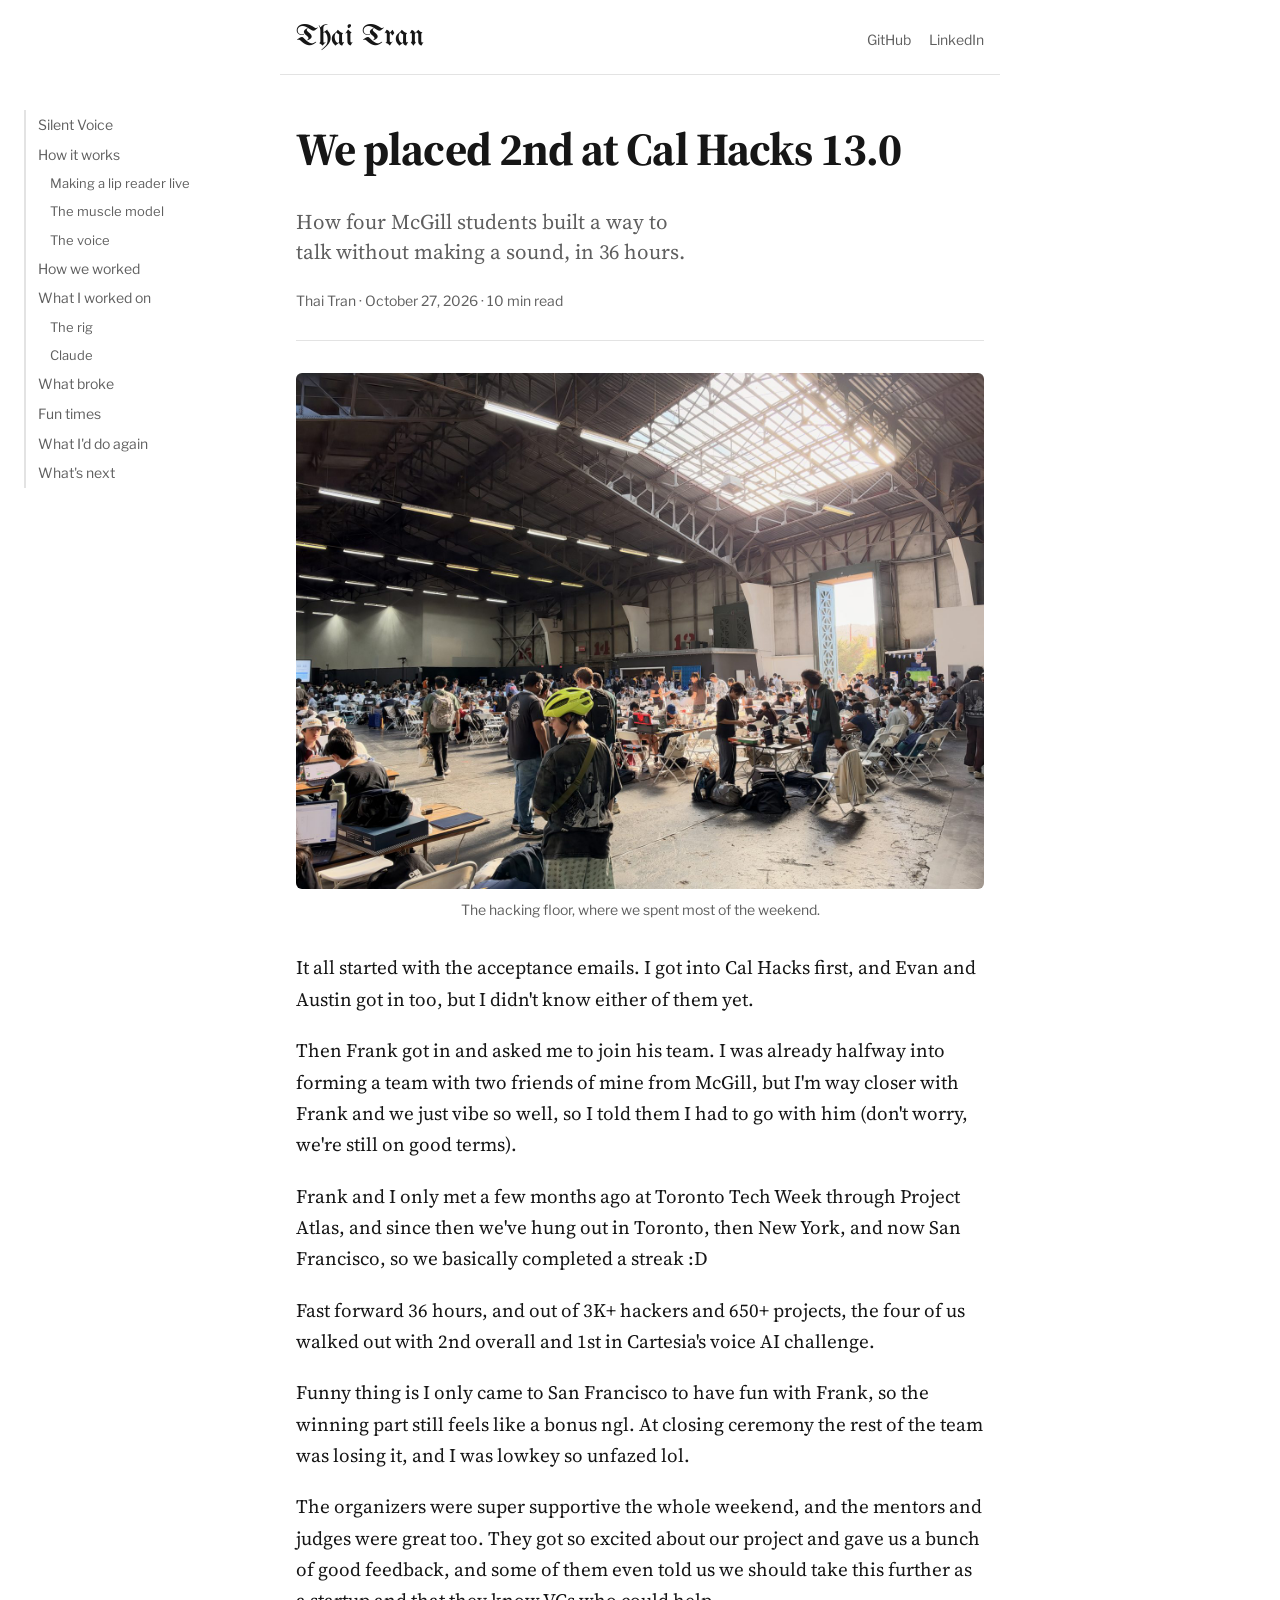
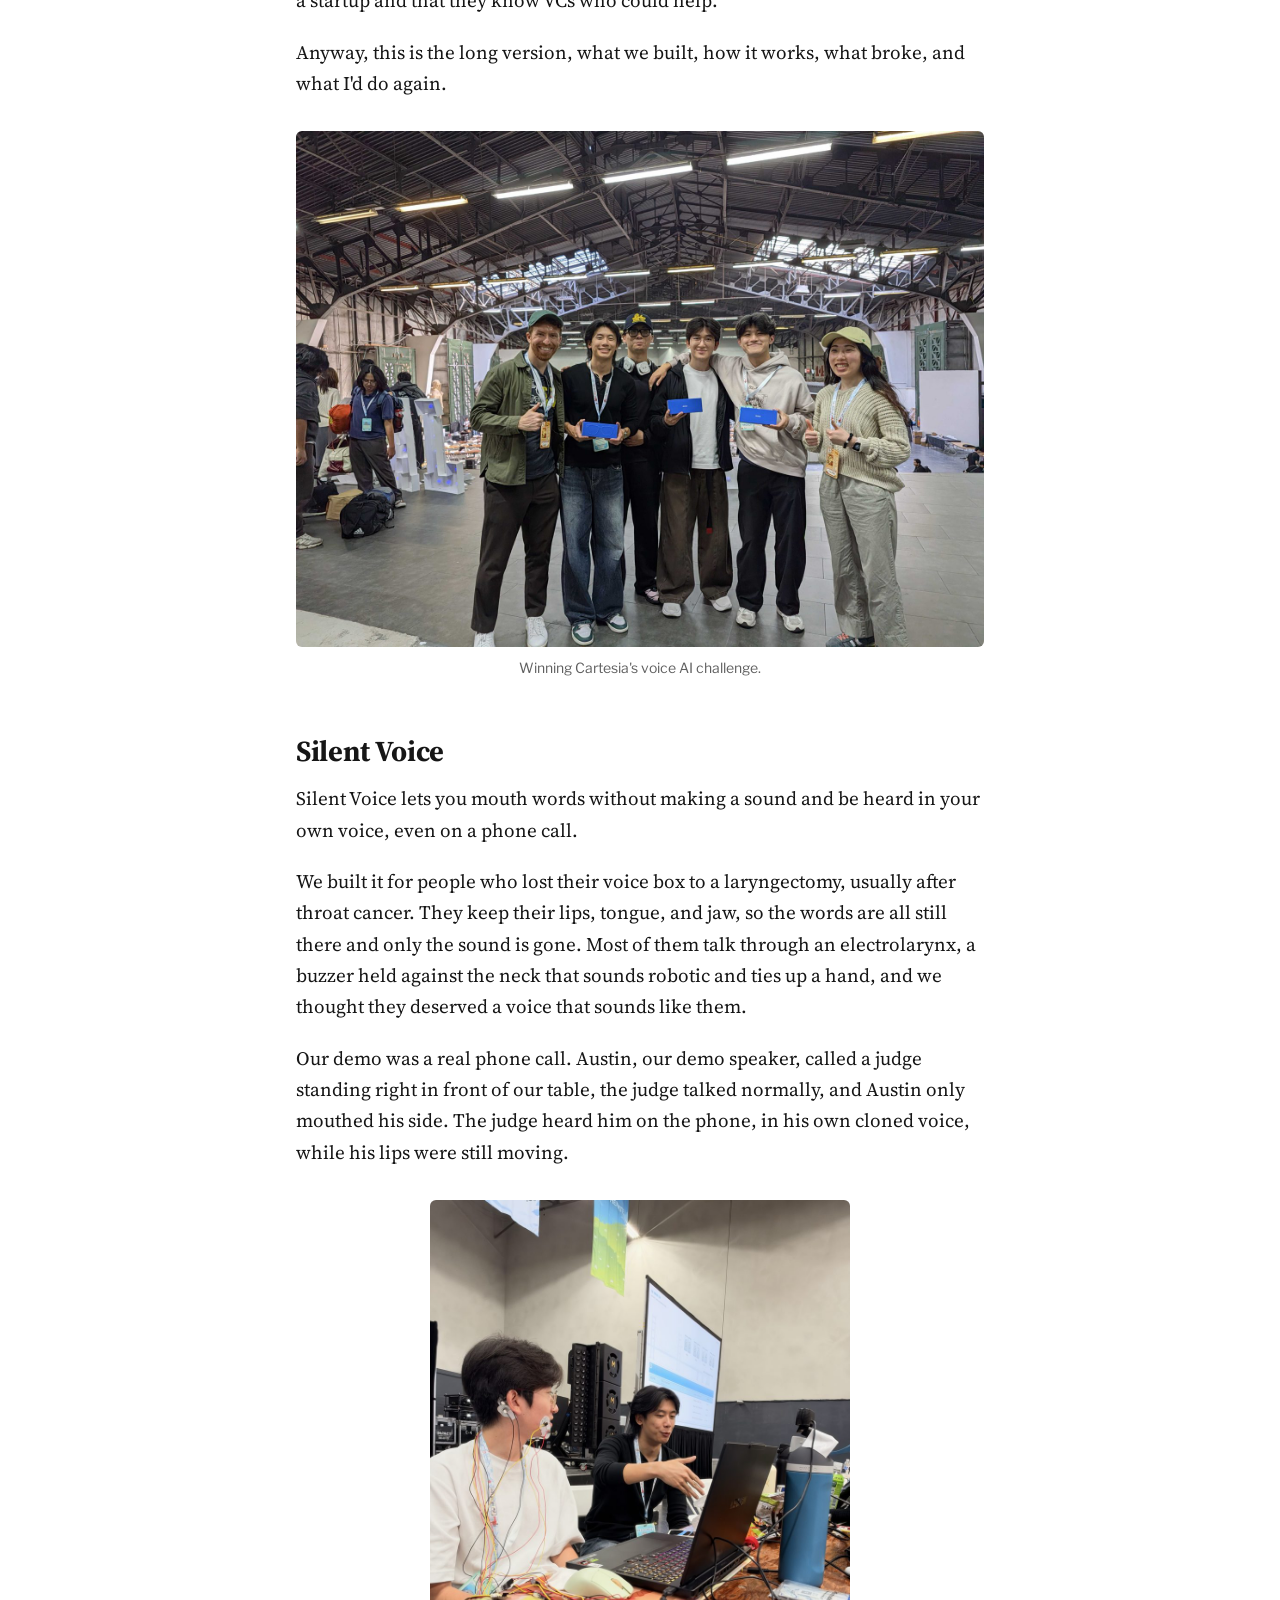
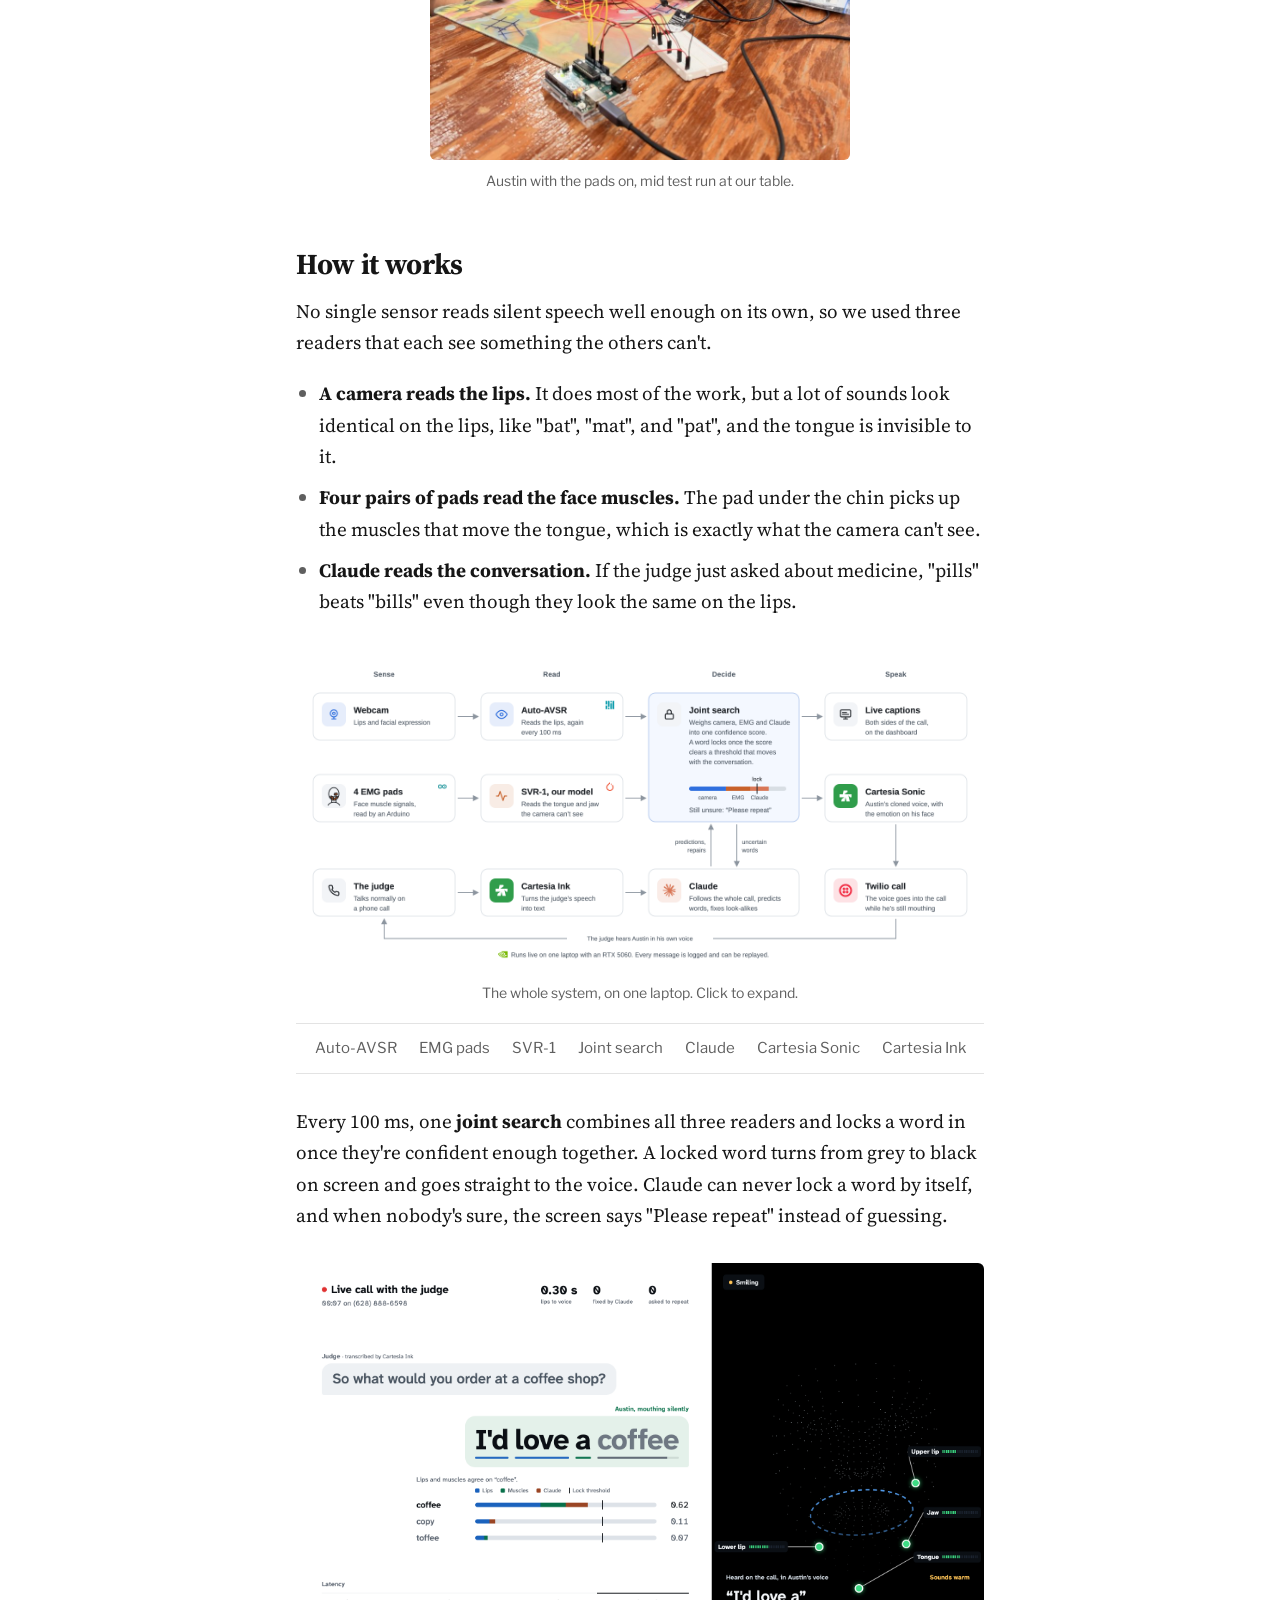
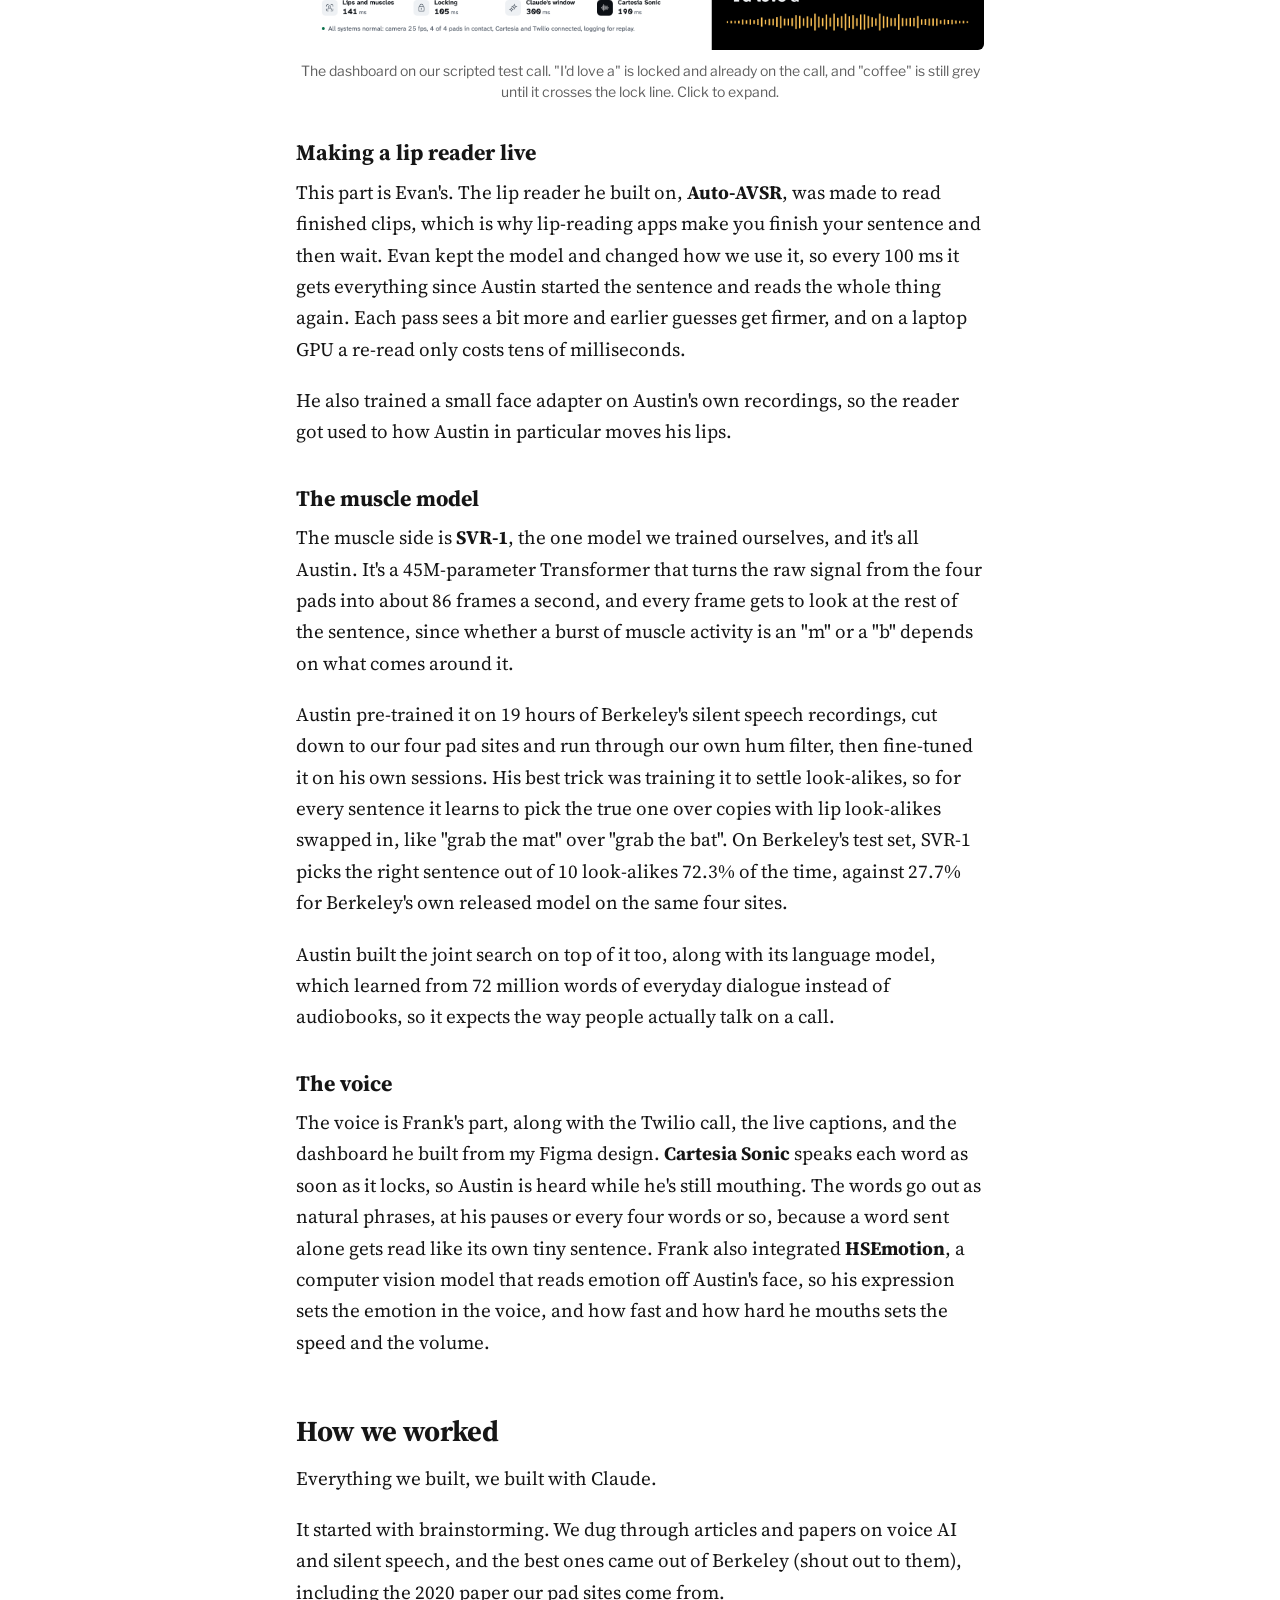
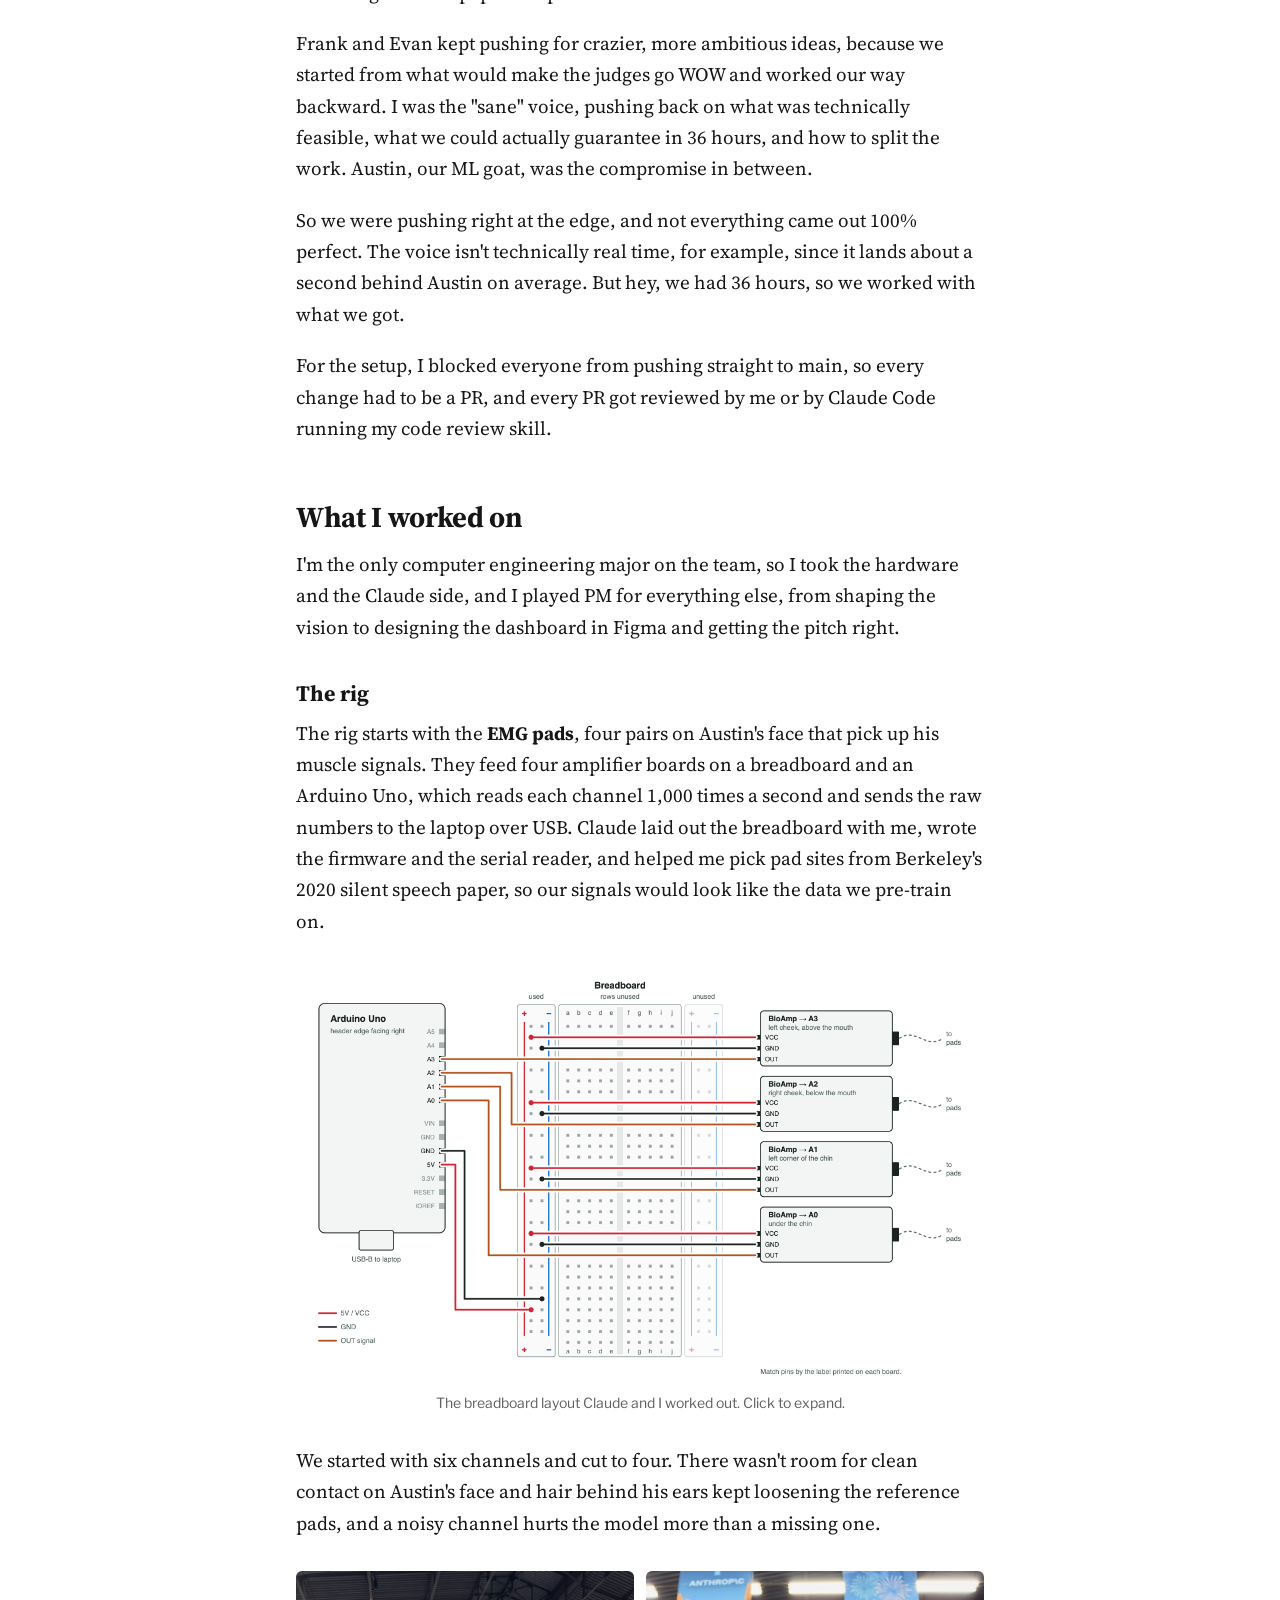
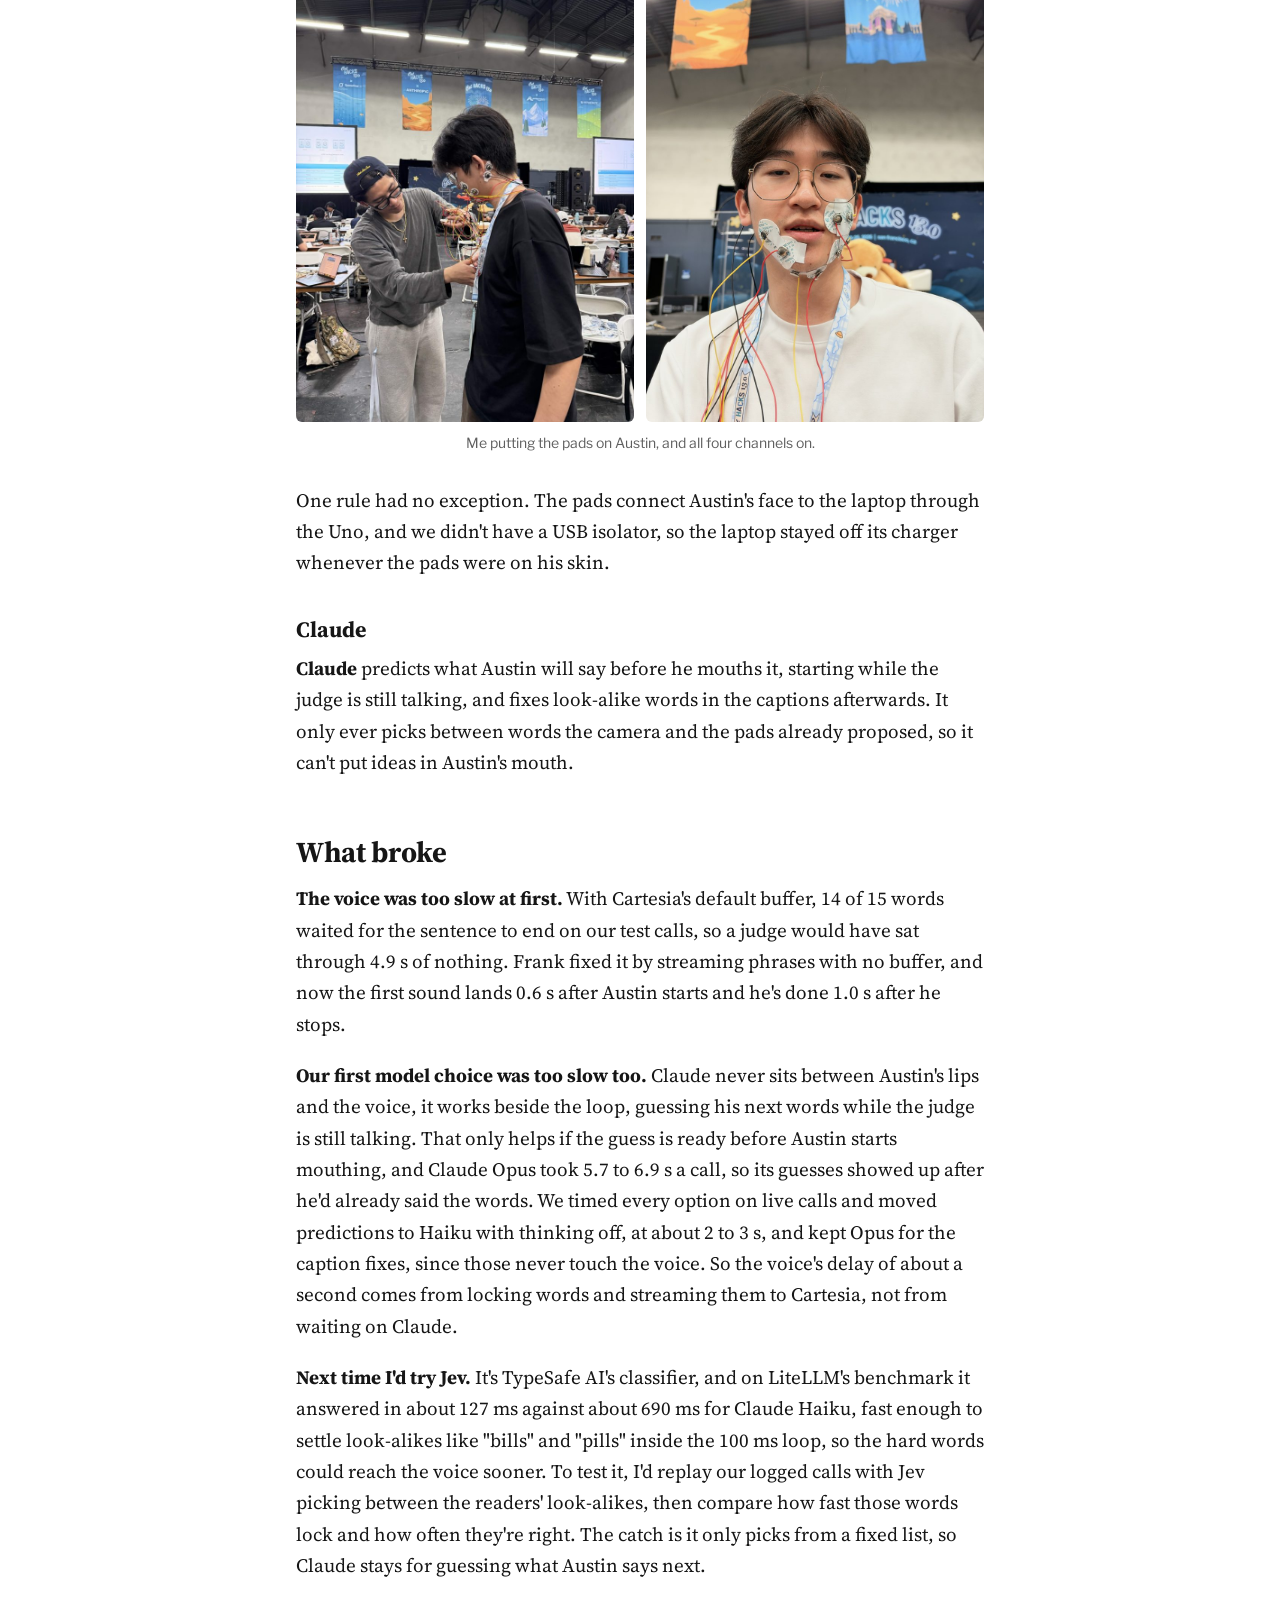
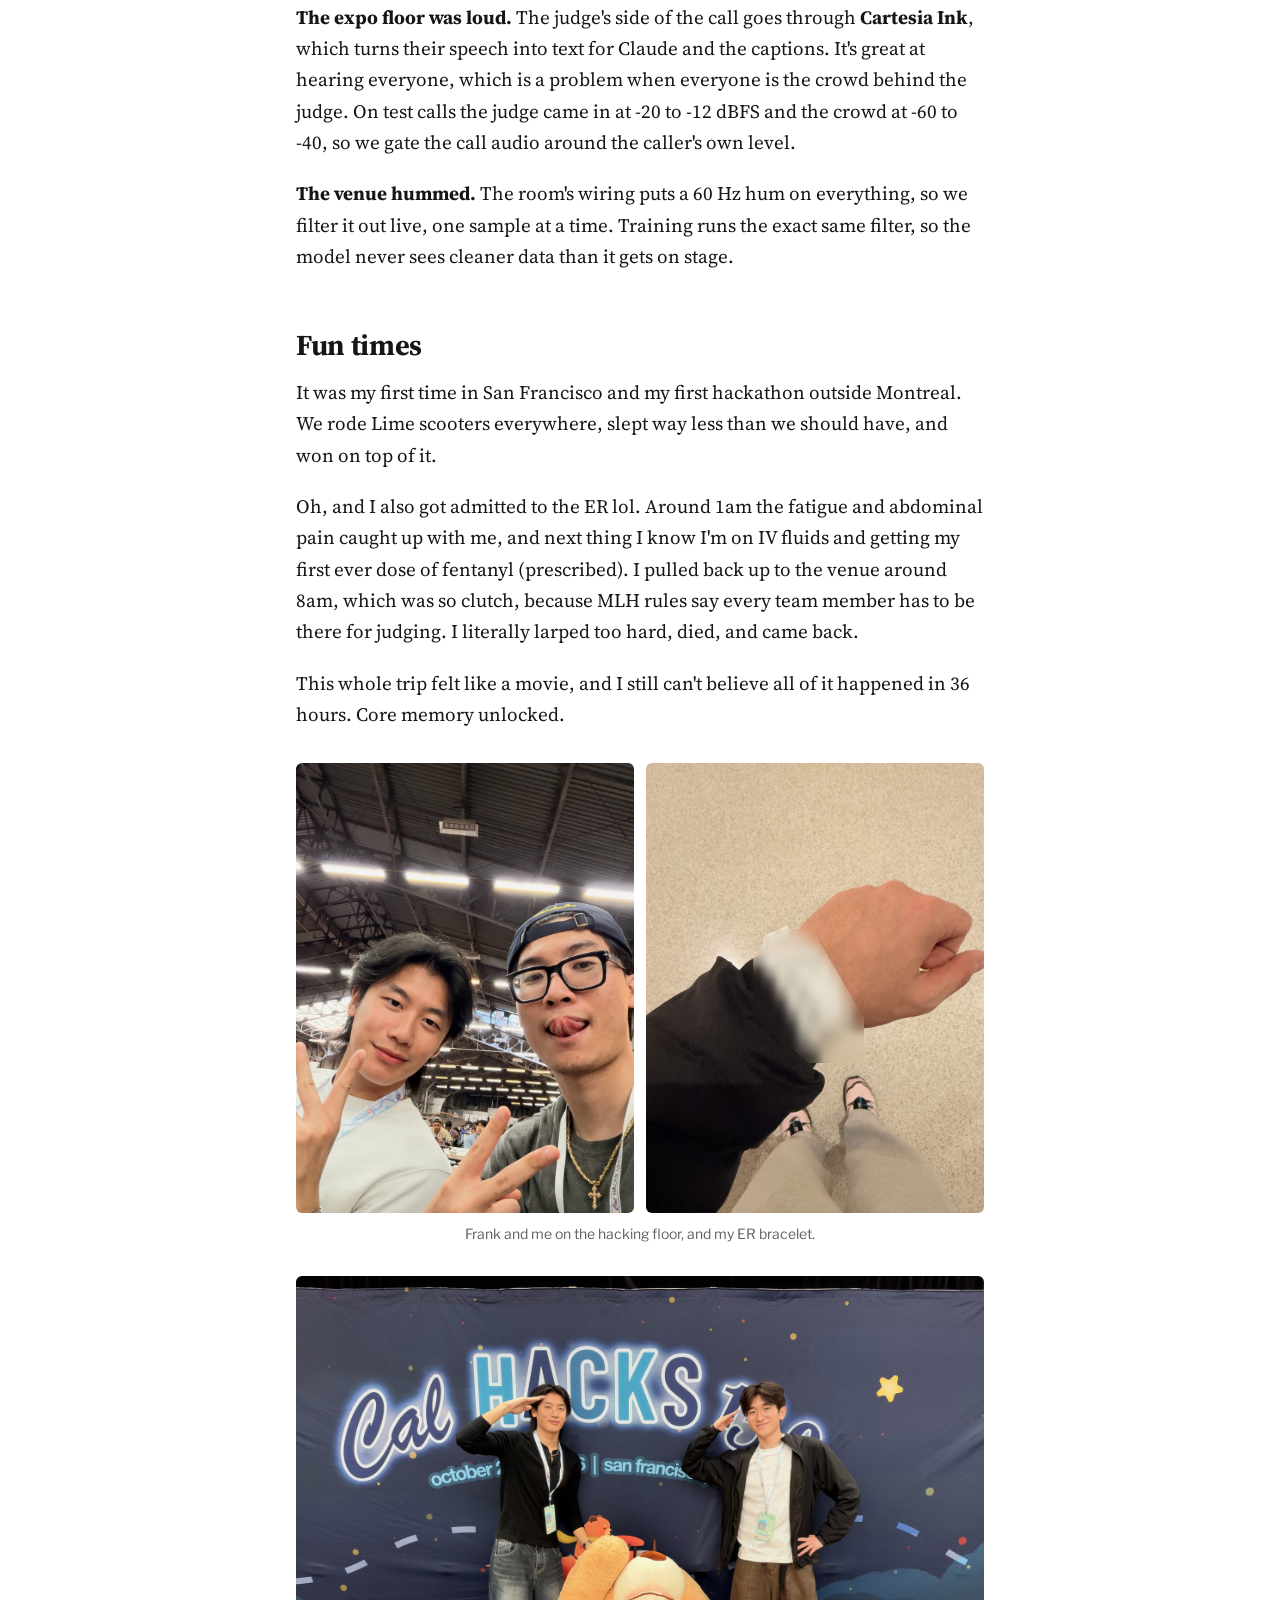
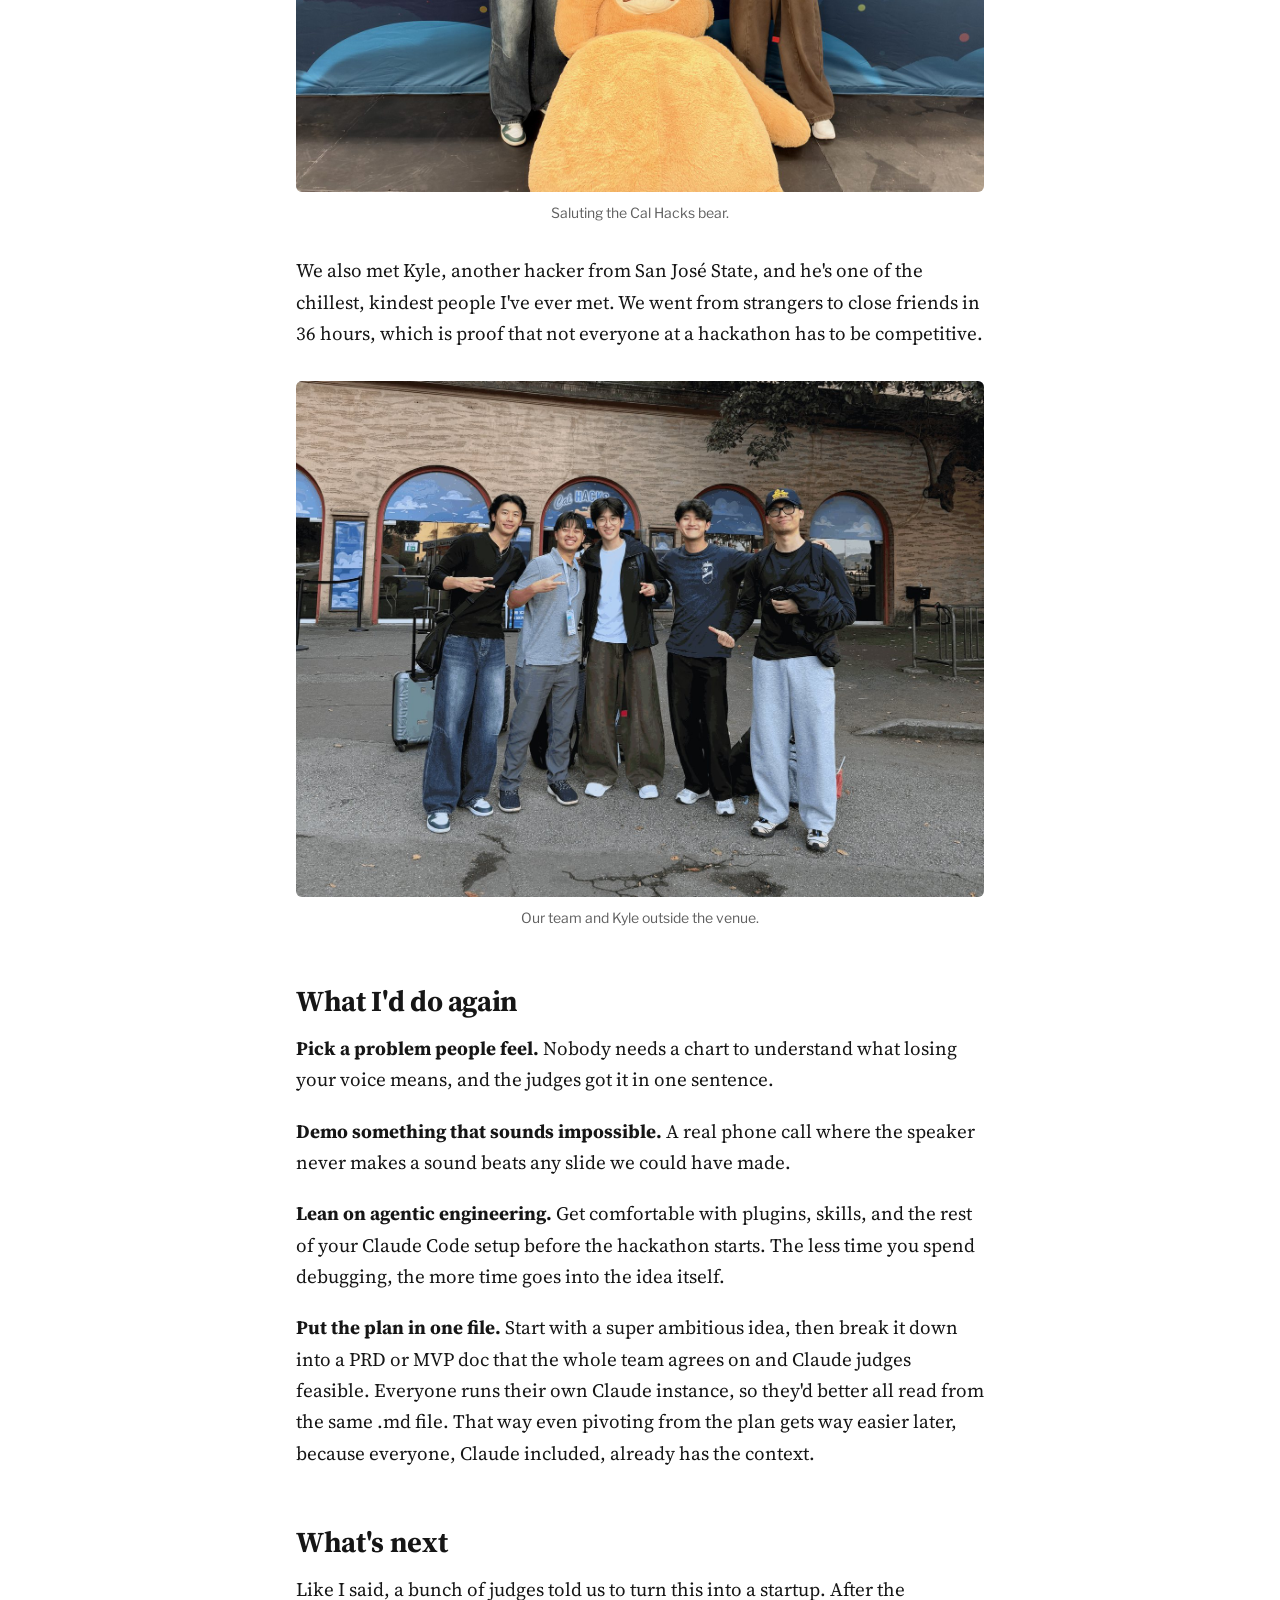
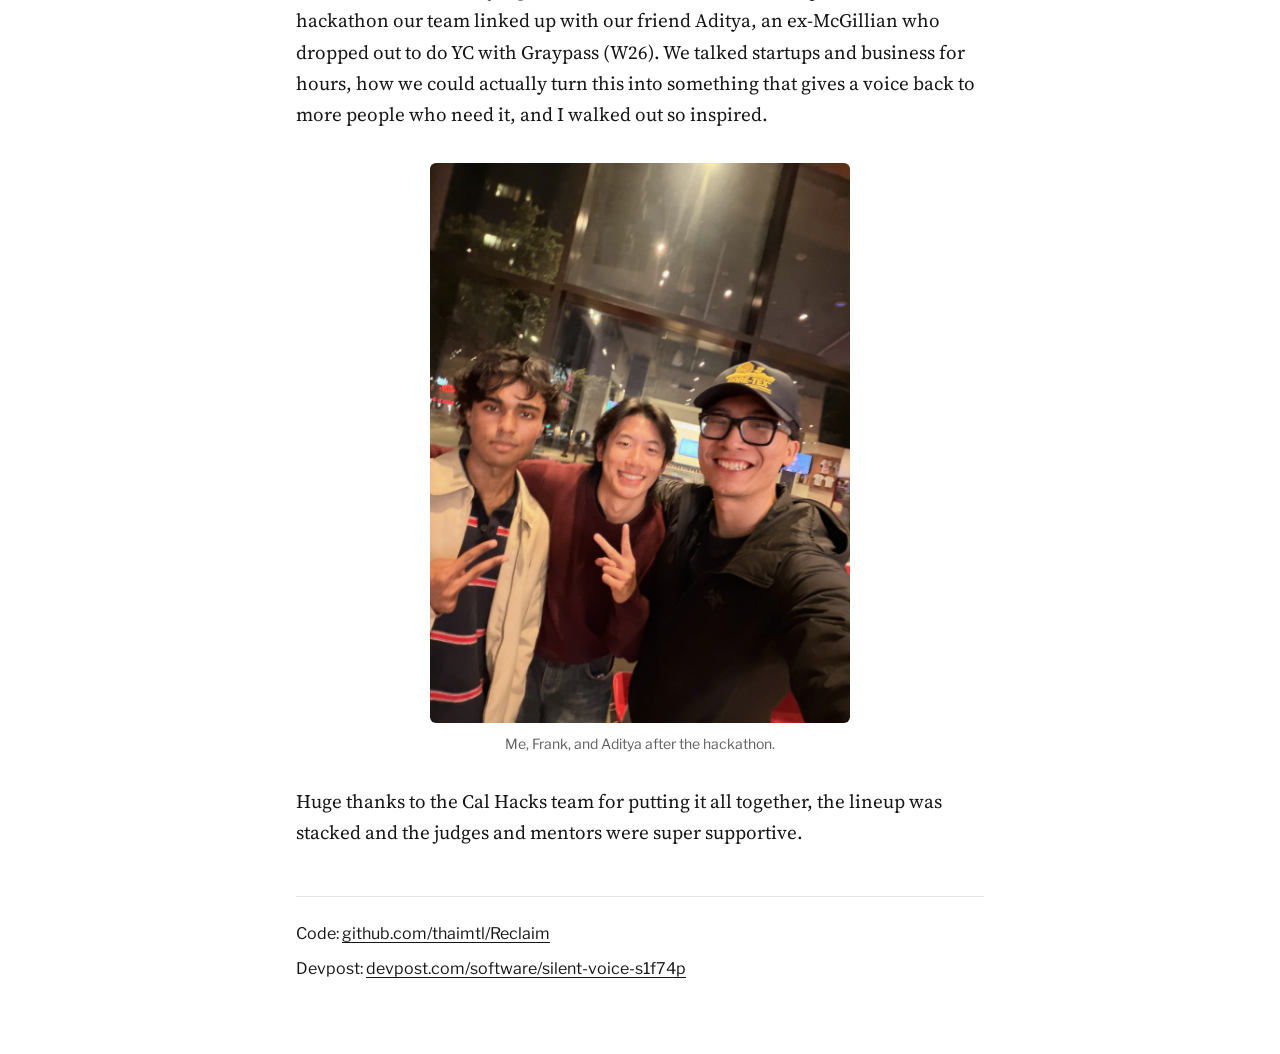
<file: cal-hacks-13/index.html>
<!doctype html>
<html lang="en">
<head>
<meta charset="utf-8">
<meta name="viewport" content="width=device-width,initial-scale=1">
<meta name="color-scheme" content="light">
<title>Silent Voice at Cal Hacks</title>
<meta name="description" content="How four McGill students built a way to talk without making a sound, and placed 2nd overall at Cal Hacks 13.0.">
<meta property="og:title" content="We placed 2nd at Cal Hacks 13.0">
<meta property="og:description" content="How four McGill students built a way to talk without making a sound, in 36 hours.">
<meta property="og:type" content="article">
<link rel="preconnect" href="https://fonts.googleapis.com">
<link rel="preconnect" href="https://fonts.gstatic.com" crossorigin>
<link href="https://fonts.googleapis.com/css2?family=UnifrakturMaguntia&family=Source+Serif+4:opsz,wght@8..60,400..700&family=Libre+Franklin:wght@400;600;700&display=swap" rel="stylesheet">
<style>
  :root{
    --bg:#ffffff;
    --ink:#161616;
    --mute:#5f5f5f;
    --hair:#e3e3e3;
    --ph:#f3f3f3;
    --serif:'Source Serif 4',Georgia,'Times New Roman',serif;
    --sans:'Libre Franklin','Helvetica Neue',Arial,sans-serif;
    --name:'UnifrakturMaguntia','Old English Text MT',serif;
  }

  *{box-sizing:border-box;margin:0;padding:0}
  html{-webkit-text-size-adjust:100%}
  body{background:var(--bg);color:var(--ink);font-family:var(--serif);font-size:19px;line-height:1.65}
  a{color:inherit;text-decoration-thickness:1px;text-underline-offset:3px}
  a:hover{text-decoration-thickness:2px}

  .top{max-width:720px;margin:0 auto;padding:22px 16px;display:flex;justify-content:space-between;align-items:baseline;border-bottom:1px solid var(--hair)}
  .top .home{font-family:var(--name);font-size:30px;line-height:1;text-decoration:none}
  .top nav{font-family:var(--sans);font-size:14px;display:flex;gap:18px}
  .top nav a{text-decoration:none;color:var(--mute)}
  .top nav a:hover{color:var(--ink)}

  article{max-width:720px;margin:0 auto;padding:48px 16px 64px}
  h1{font-size:clamp(34px,6vw,46px);line-height:1.12;letter-spacing:-.02em;font-weight:700;text-wrap:balance}
  .dek{font-size:21px;line-height:1.45;color:var(--mute);margin-top:14px;text-wrap:balance}
  .meta{font-family:var(--sans);font-size:14px;color:var(--mute);margin-top:22px;padding-bottom:28px;border-bottom:1px solid var(--hair)}

  h2{font-size:29px;line-height:1.2;letter-spacing:-.012em;font-weight:700;margin:56px 0 14px}
  h3{font-size:22px;line-height:1.3;font-weight:700;margin:36px 0 10px}
  p{margin:0 0 20px}
  article>p:first-of-type{margin-top:32px}
  ul{margin:0 0 20px 1.2em}
  li{margin-bottom:10px}
  li::marker{color:var(--mute)}
  strong{font-weight:700}

  figure{margin:32px 0}
  figure img{display:block;width:100%;height:auto;border-radius:6px}
  figure.narrow img{max-width:420px;margin:0 auto}
  .pair{display:grid;grid-template-columns:1fr 1fr;gap:12px}
  .pair img{aspect-ratio:3/4;object-fit:cover}
  @media (max-width:560px){.pair{grid-template-columns:1fr}}
  figcaption{font-family:var(--sans);font-size:14px;line-height:1.5;color:var(--mute);text-align:center;margin-top:10px}
  .ph{display:flex;align-items:center;justify-content:center;aspect-ratio:16/9;background:var(--ph);border:1.5px dashed var(--hair);border-radius:6px;font-family:var(--sans);font-size:15px;color:var(--mute);text-align:center;padding:16px}
  .ph.tall{aspect-ratio:4/5;max-width:420px;margin:0 auto}

  .links{font-family:var(--sans);font-size:16px;border-top:1px solid var(--hair);margin-top:48px;padding-top:24px}
  .links p{margin-bottom:8px}

  html{scroll-behavior:smooth}
  @media (prefers-reduced-motion:reduce){html{scroll-behavior:auto}}
  [id]{scroll-margin-top:24px}

  .zoomable{display:block;cursor:zoom-in}
  .parts{font-family:var(--sans);font-size:15px;display:flex;flex-wrap:wrap;justify-content:center;gap:6px 22px;border-top:1px solid var(--hair);border-bottom:1px solid var(--hair);padding:12px 0;margin:-12px 0 32px}
  .parts a{color:var(--mute);text-decoration:none}
  .parts a:hover{color:var(--ink);text-decoration:underline}

  dialog.zoom{border:0;padding:0;margin:0;width:100vw;height:100vh;max-width:none;max-height:none;background:var(--bg);overflow:auto;cursor:zoom-out}
  dialog.zoom[open]{display:grid;place-items:safe center}
  dialog.zoom::backdrop{background:var(--bg)}
  dialog.zoom img{display:block;max-width:none;height:auto;width:min(max(96vw,1100px),calc((100vh - 48px) * var(--r,2)));padding:24px 0}
  dialog.zoom button{position:fixed;top:12px;right:16px;font-family:var(--sans);font-size:14px;color:var(--ink);background:var(--bg);border:1px solid var(--hair);border-radius:6px;padding:6px 12px;cursor:pointer}

  .toc{font-family:var(--sans);font-size:14px;line-height:1.4;margin-top:24px;border-bottom:1px solid var(--hair)}
  .toc summary{cursor:pointer;color:var(--mute);padding-bottom:12px}
  .toc ol{list-style:none;margin:0 0 16px}
  .toc li{margin:0}
  .toc a{display:block;padding:5px 0 5px 12px;border-left:2px solid var(--hair);color:var(--mute);text-decoration:none}
  .toc a.sub{padding-left:24px;font-size:13px}
  .toc a:hover{color:var(--ink)}
  .toc a.on{color:var(--ink);border-left-color:var(--ink)}
  @media (min-width:1200px){
    .toc{position:fixed;top:110px;left:max(24px,calc(50% - 360px - 260px));width:220px;max-height:calc(100vh - 140px);overflow:auto;margin:0;border:0}
    .toc summary{display:none}
  }

  @media (max-width:560px){
    body{font-size:18px}
    .dek{font-size:19px}
    h2{font-size:25px}
  }
</style>
</head>
<body>

<header class="top">
  <a class="home" href="/">Thai Tran</a>
  <nav>
    <a href="https://github.com/thaimtl">GitHub</a>
    <a href="https://www.linkedin.com/in/thai-tran-minh">LinkedIn</a>
  </nav>
</header>

<article>
  <h1>We placed 2nd at Cal Hacks 13.0</h1>
  <p class="dek">How four McGill students built a way to talk without making a sound, in 36 hours.</p>
  <p class="meta">Thai Tran · October 27, 2026 · 10 min read</p>
  <details class="toc" id="toc"><summary>Contents</summary><ol></ol></details>

  <figure>
    <img src="img/venue.jpg" width="1600" height="1200" alt="The Cal Hacks 13.0 hacking floor, a huge hangar with a glass roof and hundreds of hackers at long tables">
    <figcaption>The hacking floor, where we spent most of the weekend.</figcaption>
  </figure>

  <p>It all started with the acceptance emails.
  I got into Cal Hacks first, and Evan and Austin got in too, but I didn't know either of them yet.</p>
  <p>Then Frank got in and asked me to join his team.
  I was already halfway into forming a team with two friends of mine from McGill, but I'm way closer with Frank and we just vibe so well, so I told them I had to go with him (don't worry, we're still on good terms).</p>
  <p>Frank and I only met a few months ago at Toronto Tech Week through Project Atlas, and since then we've hung out in Toronto, then New York, and now San Francisco, so we basically completed a streak :D</p>
  <p>Fast forward 36 hours, and out of 3K+ hackers and 650+ projects, the four of us walked out with 2nd overall and 1st in Cartesia's voice AI challenge.</p>
  <p>Funny thing is I only came to San Francisco to have fun with Frank, so the winning part still feels like a bonus ngl.
  At closing ceremony the rest of the team was losing it, and I was lowkey so unfazed lol.</p>
  <p>The organizers were super supportive the whole weekend, and the mentors and judges were great too.
  They got so excited about our project and gave us a bunch of good feedback, and some of them even told us we should take this further as a startup and that they know VCs who could help.</p>
  <p>Anyway, this is the long version, what we built, how it works, what broke, and what I'd do again.</p>

  <figure>
    <img src="img/cartesia-win.jpg" width="1600" height="1200" alt="The Silent Voice team holding their Meta Ray-Ban boxes on stage with two people from Cartesia, after winning Cartesia's voice AI challenge" loading="lazy">
    <figcaption>Winning Cartesia's voice AI challenge.</figcaption>
  </figure>

  <h2 id="silent-voice">Silent Voice</h2>
  <p>Silent Voice lets you mouth words without making a sound and be heard in your own voice, even on a phone call.</p>
  <p>We built it for people who lost their voice box to a laryngectomy, usually after throat cancer.
  They keep their lips, tongue, and jaw, so the words are all still there and only the sound is gone.
  Most of them talk through an electrolarynx, a buzzer held against the neck that sounds robotic and ties up a hand, and we thought they deserved a voice that sounds like them.</p>
  <p>Our demo was a real phone call.
  Austin, our demo speaker, called a judge standing right in front of our table, the judge talked normally, and Austin only mouthed his side.
  The judge heard him on the phone, in his own cloned voice, while his lips were still moving.</p>

  <figure class="narrow">
    <img src="img/rig-at-table.jpg" width="900" height="1200" alt="Austin wearing the EMG pads at our table, wires running down to the breadboard and Arduino Uno, while a teammate points at the laptop" loading="lazy">
    <figcaption>Austin with the pads on, mid test run at our table.</figcaption>
  </figure>

  <h2 id="how-it-works">How it works</h2>
  <p>No single sensor reads silent speech well enough on its own, so we used three readers that each see something the others can't.</p>
  <ul>
    <li><strong>A camera reads the lips.</strong> It does most of the work, but a lot of sounds look identical on the lips, like "bat", "mat", and "pat", and the tongue is invisible to it.</li>
    <li><strong>Four pairs of pads read the face muscles.</strong> The pad under the chin picks up the muscles that move the tongue, which is exactly what the camera can't see.</li>
    <li><strong>Claude reads the conversation.</strong> If the judge just asked about medicine, "pills" beats "bills" even though they look the same on the lips.</li>
  </ul>

  <figure>
    <a class="zoomable" href="img/overview-light.png">
      <img src="img/overview-light.png" width="3200" height="1500" alt="The webcam and the EMG pads feed two readers. A joint search with Claude locks each word, which goes to live captions and to Cartesia in Austin's cloned voice, into the phone call. Cartesia Ink turns the judge's speech into text for Claude.">
    </a>
    <figcaption>The whole system, on one laptop. Click to expand.</figcaption>
  </figure>
  <nav class="parts" aria-label="Parts of the system">
    <a href="#lip-reader">Auto-AVSR</a>
    <a href="#rig">EMG pads</a>
    <a href="#svr-1">SVR-1</a>
    <a href="#joint-search">Joint search</a>
    <a href="#claude">Claude</a>
    <a href="#voice">Cartesia Sonic</a>
    <a href="#judge-audio">Cartesia Ink</a>
  </nav>

  <p id="joint-search">Every 100 ms, one <strong>joint search</strong> combines all three readers and locks a word in once they're confident enough together.
  A locked word turns from grey to black on screen and goes straight to the voice.
  Claude can never lock a word by itself, and when nobody's sure, the screen says "Please repeat" instead of guessing.</p>

  <figure>
    <a class="zoomable" href="img/dashboard-reading.png"><img src="img/dashboard-reading.png" width="1920" height="1080" alt="The Silent Voice dashboard mid call. The judge asks what you would order at a coffee shop. Austin's words read I'd love a in black and coffee in grey, with bars showing how much the lips, muscles, and Claude each back coffee against the lock threshold. On the right, the four pads on his face and the words already heard on the call." loading="lazy"></a>
    <figcaption>The dashboard on our scripted test call. "I'd love a" is locked and already on the call, and "coffee" is still grey until it crosses the lock line. Click to expand.</figcaption>
  </figure>

  <h3 id="lip-reader">Making a lip reader live</h3>
  <p>This part is Evan's.
  The lip reader he built on, <strong>Auto-AVSR</strong>, was made to read finished clips, which is why lip-reading apps make you finish your sentence and then wait.
  Evan kept the model and changed how we use it, so every 100 ms it gets everything since Austin started the sentence and reads the whole thing again.
  Each pass sees a bit more and earlier guesses get firmer, and on a laptop GPU a re-read only costs tens of milliseconds.</p>

  <p>He also trained a small face adapter on Austin's own recordings, so the reader got used to how Austin in particular moves his lips.</p>

  <h3 id="svr-1">The muscle model</h3>
  <p>The muscle side is <strong>SVR-1</strong>, the one model we trained ourselves, and it's all Austin.
  It's a 45M-parameter Transformer that turns the raw signal from the four pads into about 86 frames a second, and every frame gets to look at the rest of the sentence, since whether a burst of muscle activity is an "m" or a "b" depends on what comes around it.</p>
  <p>Austin pre-trained it on 19 hours of Berkeley's silent speech recordings, cut down to our four pad sites and run through our own hum filter, then fine-tuned it on his own sessions.
  His best trick was training it to settle look-alikes, so for every sentence it learns to pick the true one over copies with lip look-alikes swapped in, like "grab the mat" over "grab the bat".
  On Berkeley's test set, SVR-1 picks the right sentence out of 10 look-alikes 72.3% of the time, against 27.7% for Berkeley's own released model on the same four sites.</p>
  <p>Austin built the joint search on top of it too, along with its language model, which learned from 72 million words of everyday dialogue instead of audiobooks, so it expects the way people actually talk on a call.</p>

  <h3 id="voice">The voice</h3>
  <p>The voice is Frank's part, along with the Twilio call, the live captions, and the dashboard he built from my Figma design.
  <strong>Cartesia Sonic</strong> speaks each word as soon as it locks, so Austin is heard while he's still mouthing.
  The words go out as natural phrases, at his pauses or every four words or so, because a word sent alone gets read like its own tiny sentence.
  Frank also integrated <strong>HSEmotion</strong>, a computer vision model that reads emotion off Austin's face, so his expression sets the emotion in the voice, and how fast and how hard he mouths sets the speed and the volume.</p>

  <h2 id="how-we-worked">How we worked</h2>
  <p>Everything we built, we built with Claude.</p>
  <p>It started with brainstorming.
  We dug through articles and papers on voice AI and silent speech, and the best ones came out of Berkeley (shout out to them), including the 2020 paper our pad sites come from.</p>
  <p>Frank and Evan kept pushing for crazier, more ambitious ideas, because we started from what would make the judges go WOW and worked our way backward.
  I was the "sane" voice, pushing back on what was technically feasible, what we could actually guarantee in 36 hours, and how to split the work.
  Austin, our ML goat, was the compromise in between.</p>
  <p>So we were pushing right at the edge, and not everything came out 100% perfect.
  The voice isn't technically real time, for example, since it lands about a second behind Austin on average.
  But hey, we had 36 hours, so we worked with what we got.</p>
  <p>For the setup, I blocked everyone from pushing straight to main, so every change had to be a PR, and every PR got reviewed by me or by Claude Code running my code review skill.</p>

  <h2 id="what-i-worked-on">What I worked on</h2>
  <p>I'm the only computer engineering major on the team, so I took the hardware and the Claude side, and I played PM for everything else, from shaping the vision to designing the dashboard in Figma and getting the pitch right.</p>

  <h3 id="rig">The rig</h3>
  <p>The rig starts with the <strong>EMG pads</strong>, four pairs on Austin's face that pick up his muscle signals.
  They feed four amplifier boards on a breadboard and an Arduino Uno, which reads each channel 1,000 times a second and sends the raw numbers to the laptop over USB.
  Claude laid out the breadboard with me, wrote the firmware and the serial reader, and helped me pick pad sites from Berkeley's 2020 silent speech paper, so our signals would look like the data we pre-train on.</p>

  <figure>
    <a class="zoomable" href="img/wiring.png"><img src="img/wiring.png" width="2400" height="1440" alt="Breadboard wiring for the Arduino Uno and the four BioAmp boards, each taking power from the breadboard and sending its output to its own analog pin" loading="lazy"></a>
    <figcaption>The breadboard layout Claude and I worked out. Click to expand.</figcaption>
  </figure>

  <p>We started with six channels and cut to four.
  There wasn't room for clean contact on Austin's face and hair behind his ears kept loosening the reference pads, and a noisy channel hurts the model more than a missing one.</p>

  <figure>
    <div class="pair">
      <img src="img/attaching-pads.jpg" width="750" height="1000" alt="Thai attaching the EMG pads and their wires to Austin's face on the hacking floor, under the Cal Hacks sponsor banners" loading="lazy">
      <img src="img/austin-front.jpg" width="900" height="1200" alt="Austin from the front with pad pairs on the right cheek below the mouth, the left cheek above the mouth, the left chin corner, and under the chin" loading="lazy">
    </div>
    <figcaption>Me putting the pads on Austin, and all four channels on.</figcaption>
  </figure>

  <p>One rule had no exception.
  The pads connect Austin's face to the laptop through the Uno, and we didn't have a USB isolator, so the laptop stayed off its charger whenever the pads were on his skin.</p>

  <h3 id="claude">Claude</h3>
  <p><strong>Claude</strong> predicts what Austin will say before he mouths it, starting while the judge is still talking, and fixes look-alike words in the captions afterwards.
  It only ever picks between words the camera and the pads already proposed, so it can't put ideas in Austin's mouth.</p>

  <h2 id="what-broke">What broke</h2>
  <p><strong>The voice was too slow at first.</strong>
  With Cartesia's default buffer, 14 of 15 words waited for the sentence to end on our test calls, so a judge would have sat through 4.9 s of nothing.
  Frank fixed it by streaming phrases with no buffer, and now the first sound lands 0.6 s after Austin starts and he's done 1.0 s after he stops.</p>
  <p><strong>Our first model choice was too slow too.</strong>
  Claude never sits between Austin's lips and the voice, it works beside the loop, guessing his next words while the judge is still talking.
  That only helps if the guess is ready before Austin starts mouthing, and Claude Opus took 5.7 to 6.9 s a call, so its guesses showed up after he'd already said the words.
  We timed every option on live calls and moved predictions to Haiku with thinking off, at about 2 to 3 s, and kept Opus for the caption fixes, since those never touch the voice.
  So the voice's delay of about a second comes from locking words and streaming them to Cartesia, not from waiting on Claude.</p>
  <p><strong>Next time I'd try Jev.</strong>
  It's TypeSafe AI's classifier, and on LiteLLM's benchmark it answered in about 127 ms against about 690 ms for Claude Haiku, fast enough to settle look-alikes like "bills" and "pills" inside the 100 ms loop, so the hard words could reach the voice sooner.
  To test it, I'd replay our logged calls with Jev picking between the readers' look-alikes, then compare how fast those words lock and how often they're right.
  The catch is it only picks from a fixed list, so Claude stays for guessing what Austin says next.</p>
  <p id="judge-audio"><strong>The expo floor was loud.</strong>
  The judge's side of the call goes through <strong>Cartesia Ink</strong>, which turns their speech into text for Claude and the captions.
  It's great at hearing everyone, which is a problem when everyone is the crowd behind the judge.
  On test calls the judge came in at -20 to -12 dBFS and the crowd at -60 to -40, so we gate the call audio around the caller's own level.</p>
  <p><strong>The venue hummed.</strong>
  The room's wiring puts a 60 Hz hum on everything, so we filter it out live, one sample at a time.
  Training runs the exact same filter, so the model never sees cleaner data than it gets on stage.</p>

  <h2 id="fun-times">Fun times</h2>
  <p>It was my first time in San Francisco and my first hackathon outside Montreal.
  We rode Lime scooters everywhere, slept way less than we should have, and won on top of it.</p>
  <p>Oh, and I also got admitted to the ER lol.
  Around 1am the fatigue and abdominal pain caught up with me, and next thing I know I'm on IV fluids and getting my first ever dose of fentanyl (prescribed).
  I pulled back up to the venue around 8am, which was so clutch, because MLH rules say every team member has to be there for judging.
  I literally larped too hard, died, and came back.</p>
  <p>This whole trip felt like a movie, and I still can't believe all of it happened in 36 hours.
  Core memory unlocked.</p>

  <figure>
    <div class="pair">
      <img src="img/frank-selfie.jpg" width="900" height="1200" alt="Thai and Frank taking a selfie with peace signs on the hacking floor" loading="lazy">
      <img src="img/er-bracelet.jpg" width="900" height="1200" alt="Thai's wrist with a hospital bracelet, the details blurred" loading="lazy">
    </div>
    <figcaption>Frank and me on the hacking floor, and my ER bracelet.</figcaption>
  </figure>

  <figure>
    <img src="img/bear-backdrop.jpg" width="1600" height="1200" alt="Two hackers saluting in front of the Cal Hacks 13.0 backdrop, next to a giant stuffed bear" loading="lazy">
    <figcaption>Saluting the Cal Hacks bear.</figcaption>
  </figure>

  <p>We also met Kyle, another hacker from San José State, and he's one of the chillest, kindest people I've ever met.
  We went from strangers to close friends in 36 hours, which is proof that not everyone at a hackathon has to be competitive.</p>
  <figure>
    <img src="img/with-kyle.jpg" width="1500" height="1125" alt="Five hackers with their luggage smiling outside the Cal Hacks venue, under its arched blue windows" loading="lazy">
    <figcaption>Our team and Kyle outside the venue.</figcaption>
  </figure>


  <h2 id="do-again">What I'd do again</h2>
  <p><strong>Pick a problem people feel.</strong>
  Nobody needs a chart to understand what losing your voice means, and the judges got it in one sentence.</p>
  <p><strong>Demo something that sounds impossible.</strong>
  A real phone call where the speaker never makes a sound beats any slide we could have made.</p>
  <p><strong>Lean on agentic engineering.</strong>
  Get comfortable with plugins, skills, and the rest of your Claude Code setup before the hackathon starts.
  The less time you spend debugging, the more time goes into the idea itself.</p>
  <p><strong>Put the plan in one file.</strong>
  Start with a super ambitious idea, then break it down into a PRD or MVP doc that the whole team agrees on and Claude judges feasible.
  Everyone runs their own Claude instance, so they'd better all read from the same .md file.
  That way even pivoting from the plan gets way easier later, because everyone, Claude included, already has the context.</p>

  <h2 id="whats-next">What's next</h2>
  <p>Like I said, a bunch of judges told us to turn this into a startup.
  After the hackathon our team linked up with our friend Aditya, an ex-McGillian who dropped out to do YC with Graypass (W26).
  We talked startups and business for hours, how we could actually turn this into something that gives a voice back to more people who need it, and I walked out so inspired.</p>
  <figure class="narrow">
    <img src="img/with-aditya.jpg" width="900" height="1200" alt="Thai, Frank, and Aditya smiling in a selfie at night in San Francisco" loading="lazy">
    <figcaption>Me, Frank, and Aditya after the hackathon.</figcaption>
  </figure>

  <p>Huge thanks to the Cal Hacks team for putting it all together, the lineup was stacked and the judges and mentors were super supportive.</p>

  <div class="links">
    <p>Code: <a href="https://github.com/thaimtl/Reclaim">github.com/thaimtl/Reclaim</a></p>
    <p>Devpost: <a href="https://devpost.com/software/silent-voice-s1f74p">devpost.com/software/silent-voice-s1f74p</a></p>
  </div>
</article>

<dialog class="zoom" id="zoom" aria-label="Expanded image"><button type="button">Close</button><img alt=""></dialog>

<script>
const toc = document.getElementById('toc'), list = toc.querySelector('ol');
const heads = [...document.querySelectorAll('article h2[id], article h3[id]')];
for (const h of heads) {
  const a = Object.assign(document.createElement('a'), {href: '#' + h.id, textContent: h.textContent});
  if (h.tagName === 'H3') a.className = 'sub';
  const li = document.createElement('li');
  li.append(a);
  list.append(li);
}
const wide = matchMedia('(min-width:1200px)');
const sync = () => { toc.open = wide.matches; };
sync(); wide.addEventListener('change', sync);
list.addEventListener('click', e => { if (e.target.matches('a') && !wide.matches) toc.open = false; });
const links = [...list.querySelectorAll('a')];
const mark = () => {
  let on = -1;
  heads.forEach((h, i) => { if (h.getBoundingClientRect().top < 140) on = i; });
  links.forEach((a, i) => a.classList.toggle('on', i === on));
};
addEventListener('scroll', () => requestAnimationFrame(mark), {passive: true}); mark();

const zoom = document.getElementById('zoom'), big = zoom.querySelector('img');
document.querySelectorAll('a.zoomable').forEach(a => a.addEventListener('click', e => {
  e.preventDefault();
  const img = a.querySelector('img');
  big.src = img.currentSrc || img.src; big.alt = img.alt;
  big.style.setProperty('--r', img.naturalWidth / img.naturalHeight || 2);
  zoom.showModal();
}));
zoom.addEventListener('click', () => zoom.close());
</script>
</body>
</html>
</file>
<file: site.css>
:root{
  color-scheme:light;
  --ground:#bfd4b2;
  --wood:#c99c66;--wood-edge:#a47945;--wood-dark:#6f4a2a;
  --ink:#17191c;--muted:#474b53;
  --bronze:#7c5a24;--red:#c8281f;--red-ink:#a8201a;
  --stone:#ffffff;--stone-side:#d6d1c9;--graphite:#1b1c1f;
  --glass:rgba(255,255,255,.72);--frost:blur(32px) saturate(.3);--hair:rgba(23,25,28,.14);
  --rim:rgba(255,255,255,.45);--lip:inset 0 1px #fff,inset 0 -1px rgba(36,84,66,.2),inset 0 16px 16px -16px #fff;
  --lift:0 1px rgba(36,84,66,.12),0 20px 32px -16px rgba(18,40,30,.34),0 48px 72px -36px rgba(18,40,30,.3);
  --display:'Cormorant Garamond',Georgia,serif;--text:'Hanken Grotesk',system-ui,sans-serif;
  --u:28px;
  /* seal: stone radius, gap to socket, centre y, ring radius. The socket's centre x, --sx, is set with the cards below. */
  --sr:28px;--sg:4px;--sc:calc(var(--sr) - 4px);--rr:640px;
  /* the header card's bottom plus 8px, measured again by stage.js */
  --head:100px;
}
@media (max-width:519px){:root{--head:126px}}
@media (max-width:639px){:root{--u:20px;--sr:22px;--rr:400px}}
@media (prefers-reduced-transparency:reduce){:root{--glass:#f4f7f9;--frost:none}}
@supports not ((backdrop-filter:blur(1px)) or (-webkit-backdrop-filter:blur(1px))){:root{--glass:#f4f7f9}}

*,*::before,*::after{box-sizing:border-box}
html{-webkit-text-size-adjust:100%;text-size-adjust:100%}
html,body{overflow-x:clip}
:where(body,h1,h2,h3,p,figure,ul){margin:0}
:where(ul){padding:0;list-style:none}
img{display:block;max-width:100%;height:auto}
body{background:var(--ground);font:400 17px/28px var(--text);color:var(--ink);-webkit-font-smoothing:antialiased;-moz-osx-font-smoothing:grayscale}
::selection{background:var(--red);color:#fff}

.page{position:relative;z-index:1;width:min(100% - 24px,720px);margin-inline:auto;padding:12px 0}
.page,main,.hero,.beat{pointer-events:none}
.hero{height:calc(100vh - var(--head) + 9px);height:calc(100svh - var(--head) + 9px)}
/* a beat is the gap between two cards, its piece set in the next card's socket */
.beat{height:48px}
:where(header.top,footer.foot,main>section:not(.hero,.beat),.play-bar,.prop-tip){pointer-events:auto;padding:32px;background:var(--glass);-webkit-backdrop-filter:var(--frost);backdrop-filter:var(--frost);border:1px solid var(--rim);border-radius:16px;box-shadow:var(--lip),var(--lift)}
/* a card after a beat carries that beat's piece in a socket cut through its top edge, so its glass moves to ::before to be masked */
.beat{position:relative}
.beat+section{position:relative;z-index:0;overflow:hidden;overflow:clip;padding-top:calc(2*var(--sr) + 16px);border-color:#0000;background:none;-webkit-backdrop-filter:none;backdrop-filter:none;box-shadow:var(--lift);scroll-margin-top:24px}
.beat+section::before{
  --h:calc(var(--sr) + var(--sg));--c1:var(--sx) var(--sc);--c2:var(--sx) calc(var(--sc) + var(--sr)*10/92);
  content:"";position:absolute;inset:-1px;z-index:-1;border:1px solid var(--rim);border-radius:inherit;pointer-events:none;
  background:radial-gradient(circle at var(--c1),#2454422e calc(var(--h) + 1px),#fffe calc(var(--h) + 2px),#fff0 calc(var(--h) + 3px)),radial-gradient(circle at var(--c2),#2454422e calc(var(--h) + .5px),#fffe calc(var(--h) + 1.5px),#fff0 calc(var(--h) + 2.5px)),var(--glass);background-origin:border-box;
  -webkit-backdrop-filter:var(--frost);backdrop-filter:var(--frost);box-shadow:var(--lip);
  mask:radial-gradient(circle at var(--c1),#0000 var(--h),#000 calc(var(--h) + 1px)),radial-gradient(circle at var(--c2),#0000 calc(var(--h) - .5px),#000 calc(var(--h) + .5px));mask-composite:intersect
}
.seal .disc-wall{fill:var(--stone-side)}
.seal{position:absolute;z-index:1;left:calc(var(--sx) - var(--sr));top:calc(100% + var(--sc) - var(--sr));width:calc(2*var(--sr));aspect-ratio:92/97;overflow:visible}
:where(main>section:not(.hero,.beat))+:where(main>section:not(.hero,.beat)),main+footer.foot{margin-top:0;border-top-color:var(--hair);border-radius:0 0 16px 16px}
#contact{border-radius:16px 16px 0 0}
:where(main>section:not(.hero,.beat))>*+*{margin-top:var(--u)}
:where(main>section:not(.hero,.beat)) :is(h2,h3)+*{margin-top:16px}
:where(main>section:not(.hero,.beat)) :is(h2,h3)+.meta{margin-top:8px}
:where(header.top,footer.foot,main>section) p{max-width:62ch}
section{scroll-margin-top:16px}
#main:focus{outline:none}

h1,h2,h3{font-family:var(--display);font-variant-numeric:lining-nums;text-wrap:balance}
h2{font-size:56px;line-height:58px;font-weight:500;letter-spacing:-.015em}
h3{font-size:32px;line-height:36px;font-weight:600;letter-spacing:-.005em}
p{text-wrap:pretty}
a{border-radius:4px;color:var(--ink);text-decoration:underline 1px var(--bronze);text-underline-offset:4px}
a:focus-visible{color:var(--red);text-decoration-color:var(--red)}
:focus-visible{outline:2px solid var(--bronze);outline-offset:3px}

.vh,.skip:not(:focus){position:absolute;width:1px;height:1px;overflow:hidden;clip-path:inset(50%);white-space:nowrap}
.skip:focus{position:absolute;left:12px;top:12px;z-index:3;display:flex;align-items:center;min-height:44px;padding:0 20px;background:var(--stone);border:1px solid var(--hair);border-radius:10px;box-shadow:0 8px 24px rgba(23,25,28,.16);font-weight:600;text-decoration:none}

.cols{display:grid;gap:16px}
.prose>*+*{margin-top:16px}
.note,.fig figcaption{font-size:14px;line-height:20px;color:var(--muted)}
.meta{font-size:15px;line-height:24px;color:var(--muted)}

.fig-frame{position:relative;aspect-ratio:var(--ar,3/2);overflow:hidden;border:1px solid var(--hair);border-radius:10px;background:var(--hair)}
.fig-frame img{position:absolute;inset:0;width:100%;height:100%;object-fit:cover}
.fig figcaption{margin-top:10px}


.links{display:flex;flex-wrap:wrap;column-gap:var(--u);font-size:15px;line-height:24px;font-weight:500}
.links a{position:relative;display:inline-flex;align-items:center;gap:8px;min-height:44px}
.ico{flex:none;width:16px;height:16px;fill:currentColor}
.links a::before{content:"";position:absolute;inset:0 min(0px,(100% - 44px)/2)}
.btn{display:inline-flex;align-items:center;justify-content:center;gap:8px;min-height:48px;padding:11px 22px;border:1px solid transparent;border-radius:10px;background:linear-gradient(rgba(255,255,255,.16),rgba(255,255,255,0) 50%) var(--red);color:#fff;font:600 16px/24px var(--text);text-align:center;text-decoration:none;cursor:pointer;box-shadow:inset 0 1px rgba(255,255,255,.35),inset 0 -1px rgba(100,12,8,.25),0 8px 16px -8px rgba(142,26,20,.5)}
.btn:focus-visible{color:#fff}
.btn--quiet{background:var(--glass);border-color:var(--hair);color:var(--ink);box-shadow:none}
.btn--quiet:focus-visible{color:var(--ink)}

.pc{color:var(--graphite)}
.pc--red{color:var(--red)}
.pc-body{fill:var(--stone);stroke:var(--stone-side)}
.pc-ring{fill:none;stroke:currentColor;stroke-opacity:.45}
.pc-body,.pc-ring{stroke-width:1px;vector-effect:non-scaling-stroke}

@media (hover:hover){
  a{transition:color .15s,text-decoration-color .15s}
  a:hover{color:var(--red);text-decoration-color:var(--red)}
  .btn{transition:background-color .15s,border-color .15s}
  .btn:hover{color:#fff;background-color:color-mix(in oklab,var(--red),#000 16%)}
  .btn--quiet:hover{color:var(--ink);background:var(--stone);border-color:var(--bronze)}
}

@media (min-width:480px){.cols{grid-template-columns:repeat(2,minmax(0,1fr))}}
@media (max-width:639px){
  h2{font-size:40px;line-height:42px}
  h3{font-size:26px;line-height:30px}
  :where(header.top,footer.foot,main>section:not(.hero,.beat)){padding:20px}
}
@media (prefers-reduced-motion:no-preference){
  html.js .beat:not(.in,:has(+:target)) .seal{opacity:0;transform:translateY(-24px) scale(1.1)}
  .drop .seal{transition:transform .5s cubic-bezier(.2,.6,.35,1),opacity .2s}
  /* as the stone lands, one ring of light spreads from it across its own card */
  .drop+section::after{content:"";position:absolute;z-index:-1;left:calc(var(--sx) - var(--rr));top:calc(var(--sc) - var(--rr));width:calc(2*var(--rr));aspect-ratio:1;border-radius:50%;background:radial-gradient(closest-side,#fff0 80%,rgba(255,255,255,.6) 92%,#fff0);opacity:0;pointer-events:none;animation:ring 1.2s .35s cubic-bezier(.2,.6,.35,1)}
}
@keyframes ring{from{transform:scale(.04);opacity:0}15%{opacity:1}to{transform:scale(1);opacity:0}}
@media (prefers-reduced-motion:reduce){*,*::before,*::after{animation:none!important;transition:none!important}}

/* ===== the cards: each chapter's piece sits in a socket at the middle of the top edge, then one big label, led by the highlight's pixel art where the chapter has one, then a standfirst with the facts and the logos of the organizations behind it ===== */
:root{--sx:50%}
.lead{display:flex;align-items:center;gap:20px}
.lead .art{flex:none;width:64px;height:64px;image-rendering:pixelated}
.lead h2{font-size:44px;line-height:48px}
.deck{max-width:none;font:500 22px/32px var(--display);font-variant-numeric:lining-nums;color:var(--ink);text-wrap:pretty}
.deck b{font-weight:600;color:var(--red-ink)}
.deck a{text-decoration-color:var(--bronze)}
/* the organizations behind a chapter, each logo a link to its site */
.orgs{display:flex;flex-wrap:wrap;align-items:center;gap:4px 28px;max-width:none}
.orgs a{display:inline-flex;align-items:center;gap:10px;min-height:44px;font:600 18px/1 var(--display);text-decoration:none}
.orgs img{flex:none;width:auto;height:24px}
.orgs .word{height:22px}
.orgs .px{height:28px;image-rendering:pixelated}
.orgs .sub{font:500 15px/24px var(--text);gap:8px}
@media (hover:hover){.orgs a{transition:opacity .15s}.orgs a:hover{opacity:.7}}
@media (max-width:639px){
  .lead{gap:14px}
  .lead .art{width:48px;height:48px}
  .lead h2{font-size:30px;line-height:34px}
  .deck{font-size:19px;line-height:28px}
  .orgs{column-gap:20px}
}

@property --b{syntax:'<length>';inherits:true;initial-value:0px}
@property --tx{syntax:'<length>';inherits:true;initial-value:0px}
@property --ty{syntax:'<length>';inherits:true;initial-value:0px}
@property --k{syntax:'<number>';inherits:true;initial-value:1}
@property --K{syntax:'<number>';inherits:true;initial-value:16}
@property --fx{syntax:'<number>';inherits:true;initial-value:4}
@property --fy{syntax:'<number>';inherits:true;initial-value:4.5}
@property --T{syntax:'<angle>';inherits:true;initial-value:50deg}
@property --x{syntax:'<number>';inherits:false;initial-value:0}
@property --y{syntax:'<number>';inherits:false;initial-value:0}

/* --b is one board cell, --a one art pixel (1/22 cell, whole from 44px up). The opening is centered between the header (--hd) and room for the scroll prompt (--hb): the grandfather, the board, and a strip of table on the viewer's side (--kv art pixels) that holds the viewer's plate and cup. */
.stage{
  --hb:calc(100svh - 56px);--kv:88;--hd:var(--head);
  --fit:min(calc((var(--hb) - var(--hd))/(var(--kv)/22 + 12.27)),7vw);
  --b:max(round(down,var(--fit),22px),min(round(down,var(--fit),1px),43px));
  --a:calc(var(--b)/22);
  --cx:round(50vw,1px);
  --cy:round(calc((var(--hd) + var(--hb) - var(--kv)*var(--a))/2 + 2.085*var(--b)),1px);
  --edge:calc(var(--cy) - 3.04*var(--b));
  /* the camera: the focus point (fx, fy) on the table lands on (tx, ty), seen from K cells away, tilted T. stage.js moves it to each piece stop. */
  --tx:var(--cx);--ty:var(--cy);--st:sin(var(--T));--ct:cos(var(--T));
  --cam:translate(var(--tx),var(--ty)) perspective(calc(var(--K)*var(--k)*var(--b))) rotateX(var(--T)) scale3d(var(--k),var(--k),var(--k)) translate(calc(var(--fx)*var(--b)*-1),calc(var(--fy)*var(--b)*-1));
  position:fixed;inset:0;z-index:0;overflow:hidden;background:#6c9a50
}
.stage img{position:absolute;max-width:none;image-rendering:pixelated}
.stage .bg{width:calc(960*var(--a));left:clamp(calc(100vw - 960*var(--a)),calc(var(--cx) - 480*var(--a)),0px);top:min(0px,round(calc(var(--edge) - 196*var(--a)),1px))}
/* the garden moves: glints drift downstream on the river, the near ones faster. The wind in the leaves and grass is drawn on the canvas by site.js. */
.stage .water{position:absolute;aspect-ratio:960/360;overflow:hidden;-webkit-mask:url(img/scene-bg-water.png) 0 0/100% 100%;mask:url(img/scene-bg-water.png) 0 0/100% 100%}
.stage .water i{position:absolute;left:calc(-480*var(--a));top:0;bottom:0;width:calc(100% + 480*var(--a));background:url(img/scene-bg-glint-far.png) 0 0/calc(480*var(--a)) 100% repeat-x;image-rendering:pixelated}
.stage .water .near{background-image:url(img/scene-bg-glint-near.png)}
.stage .wind{position:absolute;aspect-ratio:960/360;image-rendering:pixelated}
@media (prefers-reduced-motion:no-preference){
  .stage .water .far{animation:flow 96s linear infinite,shimmer 4.3s ease-in-out infinite alternate}
  .stage .water .near{animation:flow 54s linear infinite,shimmer 3.1s ease-in-out -1.4s infinite alternate}
}
@keyframes flow{to{transform:translateX(calc(480*var(--a)))}}
@keyframes shimmer{from{opacity:.55}to{opacity:1}}
.stage .spr--elder{width:calc(138*var(--a));left:calc(var(--cx) - 69*var(--a));top:round(calc(var(--edge) - 114*var(--a)),1px)}

/* Each flat part of the table is its own element under the same camera, so no browser has to sort 3D layers. Units are board cells, the board's far left point is 0 0. */
.stage .sf{position:absolute;left:0;top:0;transform-origin:0 0;transform:var(--cam) translate3d(calc(var(--x)*var(--b)),calc(var(--y)*var(--b)),calc(var(--z,0)*var(--b))) var(--r,);image-rendering:pixelated}
.stage .table{--x:-3.62;--y:-1.62;width:calc(15.24*var(--b));height:calc(14.84*var(--b));border-radius:calc(.2*var(--b));background:var(--wood) 0 0/calc(128*var(--a)) repeat;box-shadow:calc(.3*var(--b)) calc(-.2*var(--b)) calc(.8*var(--b)) rgba(28,48,20,.45),inset 0 var(--a) rgba(255,236,206,.7),inset 0 0 0 var(--a) rgba(90,52,22,.45)}
.stage .table::after{content:"";position:absolute;inset:0;border-radius:inherit;background:rgba(206,162,108,.3)}
.stage .table span{position:absolute;z-index:1;border-radius:50%}
.stage .shade{left:calc((var(--x) + 3.87 - var(--s))*var(--b));top:calc((var(--y) + 1.42 - var(--s)*.8)*var(--b));width:calc(2*var(--s)*var(--b));height:calc(1.6*var(--s)*var(--b));background:radial-gradient(closest-side,rgba(60,34,12,.42),rgba(60,34,12,0))}
.stage .table .slab-shadow{left:calc(3.22*var(--b));top:calc(.82*var(--b));width:calc(9.24*var(--b));height:calc(10.24*var(--b));border-radius:0;background:rgba(60,34,12,.3)}
.stage .apron{--x:-3.62;--y:13.22;--r:rotateX(-90deg);width:calc(15.24*var(--b));height:calc(.75*var(--b));background:var(--wood-edge) 0 0/calc(128*var(--a)) repeat;box-shadow:inset 0 0 0 999px rgba(70,40,16,.4),inset 0 var(--a) rgba(255,236,206,.5)}
.stage .slab-front{--x:-.62;--y:9.62;--z:.3;--r:rotateX(-90deg);width:calc(9.24*var(--b));height:calc(.3*var(--b));background:var(--wood-edge) 0 0/calc(64*var(--a)) repeat;box-shadow:inset 0 0 0 999px rgba(80,46,18,.32),inset 0 var(--a) rgba(255,236,206,.5)}
.stage .slab{--x:-.62;--y:-.62;--z:.3;width:calc(9.24*var(--b));height:calc(10.24*var(--b));background:var(--wood) 0 0/calc(64*var(--a)) repeat;box-shadow:inset 0 0 0 var(--a) rgba(255,240,214,.4)}
.stage .slab>*{position:absolute;left:0;top:0;width:100%;height:100%;margin:0}
.stage .lines{overflow:visible;fill:none;stroke:var(--wood-dark);stroke-width:3.4}
.stage .lines .hl{stroke:rgba(255,238,210,.55);transform:translate(2.4px,2.8px)}
.stage .lines .frame{stroke-width:5}
.stage .slab .name{display:flex;left:calc(.62*var(--b));top:calc(4.62*var(--b));width:calc(8*var(--b));height:var(--b);font:600 calc(.5*var(--b))/var(--b) var(--display);letter-spacing:.32em;color:var(--wood-dark);text-shadow:1px 1px rgba(255,238,210,.55)}
.stage .name span{flex:1;padding-left:.32em;text-align:center}
.stage .dots{overflow:visible}
.stage .dots path{fill:none;stroke:var(--red);stroke-width:7;stroke-linecap:round;stroke-dasharray:0 20;opacity:.7}
.stage .dots circle{fill:var(--red);opacity:.75}

/* Pieces and props are flat elements put where the camera projects their table point (x, y, z), q is the perspective scale there, --m fits the element to the table. */
.stage :is(.p,.prop){
  --X:calc(var(--x) - var(--fx));--Y:calc(var(--y) - var(--fy));
  --q:calc(var(--K)/(var(--K) - var(--Y)*var(--st) - var(--z)*var(--ct)));
  --v:calc(var(--Y)*var(--ct) - var(--z)*var(--st));
  position:absolute;left:0;top:0;
  transform:translate(calc(var(--tx) + var(--k)*var(--b)*var(--X)*var(--q)),calc(var(--ty) + var(--k)*var(--b)*var(--v)*var(--q))) var(--m)
}
.stage .prop{--z:0;--m:scale(calc(var(--k)*var(--q)));transform-origin:0 0}
/* --w is a drawing's width in cells and --t how far its table point sits below its top, both from img/scene.json */
.stage .prop img{width:calc(var(--w)*var(--b));left:calc(var(--w)*var(--b)/-2);top:calc(var(--t)*var(--b)*-1)}
.stage .prop .z{--w:var(--wz);--t:var(--tz);opacity:0}
/* the viewer's own plate and cup sit in front of the board, where the play bar goes */
.stage.play :is(.prop--near,.shade--near){opacity:0}
.stage.zoom .prop .z{opacity:1}
.stage.zoom .prop img:not(.z){opacity:0}

/* a stone disc: its side is a capsule under the face, raised by --h. --lz turns a height in cells into a local offset. */
.stage .p{
  --z:.3;--lz:calc(var(--b)*var(--st)/var(--ct)/var(--q));--h:calc(.26*var(--lz));
  --m:matrix(calc(var(--k)*var(--q)),0,calc(var(--k)*var(--X)*var(--q)*var(--q)*var(--st)/var(--K)),calc(var(--k)*var(--q)*(var(--ct) + var(--v)*var(--q)*var(--st)/var(--K))),0,0);
  width:calc(.86*var(--b));height:calc(.86*var(--b));margin:calc(-.43*var(--b)) 0 0 calc(-.43*var(--b))
}
.stage .p::before{content:"";position:absolute;inset:0;border-radius:50%;background:rgba(60,34,12,.34);transform:translate(16%,-12%)}
.stage .p-in{position:absolute;left:0;top:calc(-1*var(--h));width:100%;height:calc(100% + var(--h));border-radius:calc(.43*var(--b));background:linear-gradient(#e4dfd7,var(--stone-side) 55%,#b9b1a5)}
.stage .p-face{position:absolute;left:0;top:0;width:100%;height:auto;aspect-ratio:1;overflow:visible}
.stage .p-face .pc-cut{color:rgba(255,255,255,.9)}
.stage .p[data-hop=a] .p-in{animation:stage-hop-a .6s}
.stage .p[data-hop=b] .p-in{animation:stage-hop-b .6s}
@keyframes stage-hop-a{50%{transform:translateY(calc(-.7*var(--lz)))}}
@keyframes stage-hop-b{50%{transform:translateY(calc(-.7*var(--lz)))}}

/* piece stops: the camera pushes in, the far side drifts up, the props swap to their closer drawing */
.stage.zoom .spr--elder{transform:translateY(-30vh);opacity:0}
.stage.zoom .bg{transform:translateY(-15vh)}

@media (prefers-reduced-motion:no-preference){
  .stage{transition:--tx 1s var(--ease),--ty 1s var(--ease),--k 1s var(--ease),--K 1s var(--ease),--T 1s var(--ease),--fx 1s var(--ease),--fy 1s var(--ease);--ease:cubic-bezier(.3,.1,.2,1)}
  .stage :is(.spr--elder,.bg){transition:transform 1s var(--ease),opacity .6s}
  .stage .prop .z{transition:opacity 1s var(--ease)}
  .stage.zoom .prop img:not(.z){transition:opacity 0s 1s}
  .stage .p{transition:--x .6s cubic-bezier(.45,0,.4,1),--y .6s cubic-bezier(.45,0,.4,1)}
  .stage.jump .p{transition:none}
  html.js .stage.pre .p{visibility:hidden}
  /* --y does not inherit, so the row's delay is handed to the stone's parts as --d */
  .stage .p{--d:calc(var(--y)*80ms)}
  .stage.setup .p-in{animation:stage-land .45s cubic-bezier(.2,.6,.35,1) var(--d) both}
  .stage.setup .p::before{animation:stage-fade .45s var(--d) both}
}
@keyframes stage-land{from{visibility:hidden;transform:translateY(calc(-2.5*var(--lz)))}}
@keyframes stage-fade{from{opacity:0}}

/* play mode: the camera looks straight down, the page steps aside and a bar of controls takes its place */
.stage{-webkit-tap-highlight-color:transparent}
.hero{position:relative}
/* the game's opener reads as a highlight's heading, set in its tile in the highlights */
.play-start{padding:0;border:0;background:none;color:inherit;font:inherit;text-align:left;cursor:pointer}
.wins .play .art{padding:6px}
.stage .p.gone{visibility:hidden}
/* rings on the stones themselves: the last move, a piece that can be taken, the piece in hand */
.stage .p.last .p-in{box-shadow:0 0 0 calc(.06*var(--b)) rgba(23,25,28,.72)}
.stage .p.prey .p-in{box-shadow:0 0 0 calc(.03*var(--b)) var(--red),0 0 0 calc(.065*var(--b)) #fff,0 0 0 calc(.1*var(--b)) var(--red)}
.stage .p.sel .p-in{box-shadow:0 0 0 calc(.07*var(--b)) var(--red)}
.stage .dots :is(.was,.cur){fill:none;stroke:var(--ink);stroke-width:7;opacity:1}
.stage .dots .was{opacity:.72}
.stage .dots .cur{stroke-dasharray:16 12}
/* seen from above there is no horizon: the backdrop fades out and a lawn fades in over the plain green */
.stage::before{content:"";position:absolute;inset:0;background:0 0/calc(240*var(--a)) repeat;image-rendering:pixelated;opacity:0}
.stage.play::before{background-image:url(img/scene-lawn.png);opacity:1}
.stage.play .bg,.stage.bare :is(.prop,.shade){opacity:0}
/* the status always has its own row with room for two lines, so the bar keeps one height and the board is framed once */
.play-bar{position:fixed;z-index:2;left:max(24px,50vw - 360px);right:max(24px,50vw - 360px);bottom:24px;display:grid;gap:12px;padding:16px 24px 24px}
.play-bar[hidden]{display:none}
.play-status strong,.prop-tip strong{display:block;font:600 26px/30px var(--display);letter-spacing:-.005em}
.play-status p{min-height:48px;font-size:15px;line-height:24px;color:var(--muted)}
.play-tools{display:flex;flex-wrap:wrap;gap:8px}
.play-tools .btn{min-height:44px;padding:9px 16px;font-size:15px}
.play-tools .btn:disabled{opacity:.45;cursor:default}
@media (prefers-reduced-motion:no-preference){
  .stage .p.gone{transition:visibility 0s .5s}
  .stage :is(.prop,.shade){transition:opacity .3s}
  /* the lawn and the backdrop take turns: one is gone before the other shows */
  .stage::before{transition:opacity .2s}
  .stage.play::before{transition:opacity .4s .5s}
  .stage:not(.play) .bg{transition-delay:0s,.2s}
}
html.playing{overflow:hidden}
html.playing :is(.page,.skip){visibility:hidden}

/* a prop's card: the cards' glass, set above the prop by stage.js, and a ring around the prop when the keyboard asks */
.prop-tip{position:fixed;z-index:2;left:0;top:0;width:max-content;max-width:min(260px,100vw - 24px);padding:12px 16px 16px;pointer-events:none;opacity:0;transition:opacity .2s}
.prop-tip.on{opacity:1}
.prop-tip p{margin-top:4px;font-size:15px;line-height:24px;color:var(--muted)}
/* white between two dark rims, so the ring reads on the wood and on the board */
.prop-ring{position:fixed;z-index:2;box-sizing:content-box;margin:-4px;padding:3px;border:1px solid var(--ink);border-radius:8px;outline:2px solid #fff;box-shadow:0 0 0 3px var(--ink);pointer-events:none}
html.playing .tip-key{display:none}

header.top{display:flex;flex-wrap:wrap;align-items:baseline;justify-content:space-between;column-gap:var(--u);padding-block:16px}
header.top a{position:relative;display:flex;align-items:center;min-height:44px;white-space:nowrap}
header.top a::before{content:"";position:absolute;inset:0 min(0px,(100% - 44px)/2)}
header.top a:not(:hover,:focus-visible){text-decoration-color:transparent}
header.top .mark{font:600 22px/1 var(--display);letter-spacing:-.005em}
header.top nav{display:flex;margin-right:-10px}
header.top nav a{padding-inline:10px;font-size:15px;line-height:24px;font-weight:500}

/* the scroll prompt at the foot of the first screen: white on a soft shadow and a faint dark glow, so it reads on the wood and on the grass */
.cue{position:absolute;left:0;right:0;bottom:4px;width:max-content;max-width:none;margin-inline:auto;padding:12px 32px;background:radial-gradient(closest-side,rgba(15,22,12,.3),rgba(15,22,12,0));font-size:14px;line-height:20px;font-weight:600;text-align:center;color:#fff;text-shadow:0 0 1px rgba(15,22,12,.9),0 0 3px rgba(15,22,12,.8),0 0 10px rgba(15,22,12,.4)}
.cue::after{content:"";display:block;width:7px;height:7px;margin:3px auto 0;border:solid;border-width:0 2px 2px 0;transform:rotate(45deg);filter:drop-shadow(0 0 2px rgba(15,22,12,.9))}
@media (prefers-reduced-motion:no-preference){.cue::after{animation:cue 2.4s ease-in-out infinite}}
@keyframes cue{50%{translate:0 3px}}


@media (max-width:519px){
  header.top{padding-block:8px}
  header.top nav{flex:1 0 100%;justify-content:space-between;margin-inline:-4px}
  header.top nav a{padding-inline:4px}
}

#work .sv-body{display:grid;gap:var(--u);container-type:inline-size;grid-template-columns:repeat(3,minmax(0,1fr))}
#work .sv-body>*{grid-column:1/-1}
#work .sv-body .fig-frame{aspect-ratio:2/1}
#work .sv-body img{object-position:35% 45%}
:is(#work .sv-text,#pyd,#planned) p:not(.meta,.links)+p{margin-top:16px}
:is(#work,#pyd) figcaption{text-wrap:balance}
#pyd .figs{grid-template-columns:minmax(0,1fr);gap:var(--u) 16px}
@container (min-width:480px) and (max-width:619.98px){
  #work .sv-body .fig{width:calc((100% - 2*var(--u))*2/3 + var(--u))}
  #work .sv-body .fig-frame{aspect-ratio:3/2}
}
@container (min-width:620px){
  #work .sv-body .sv-text{grid-column:span 2}
  #work .sv-body .fig{grid-column:auto;display:flex;flex-direction:column}
  #work .sv-body .fig-frame{flex:1;aspect-ratio:auto}
}
@media (min-width:640px){
  #pyd .figs{grid-template-columns:1176fr 728fr}
}

/* every post shows at once: one row each, picture beside the words from 480px up. The link is the whole row. */
#writing .posts{display:grid;gap:var(--u)}
#writing .posts li{display:grid;grid-template:auto auto 1fr/minmax(0,1fr)}
#writing .posts a{grid-area:1/1/-1/-1;display:grid;grid-template:subgrid/subgrid;border-radius:10px;text-decoration:none}
#writing .fig-frame{display:block;width:100%;--ar:3/2}
#writing h3{margin-top:16px;font-size:26px;line-height:30px}
/* placed by hand, over the link's own area, or the grid would push them into a column of their own */
#writing :is(.meta,.note){grid-area:3/1;margin-top:8px;pointer-events:none}
#writing .meta{grid-row:2}
#writing .posts a:focus-visible h3{color:var(--red)}
@media (hover:hover){
  #writing h3{transition:color .15s}
  #writing .posts a:hover h3{color:var(--red)}
}
@media (max-width:479px){
  #writing .posts li{grid-template-rows:auto auto auto 1fr}
  #writing .meta{grid-row:3}
  #writing .note{grid-row:4}
}
@media (min-width:480px){
  #writing .posts li{grid-template-columns:38% minmax(0,1fr);column-gap:24px}
  #writing .fig-frame{grid-row:1/-1}
  #writing :is(h3,.meta,.note){grid-column:2}
  #writing h3{margin-top:-4px}
}

#writing .feed{display:grid;grid-template-columns:repeat(auto-fill,minmax(min(100%,260px),1fr));column-gap:24px;margin-bottom:calc(-1*var(--u))}
#writing .feed li{position:relative;display:grid;grid-row:span 4;grid-template-rows:subgrid;row-gap:0;margin-bottom:var(--u);padding:16px 20px 4px;border:1px solid var(--hair);border-radius:10px;background:rgba(255,255,255,.5)}
#writing .feed li:has(a:focus-visible){outline:2px solid var(--bronze);outline-offset:3px}
#writing .feed li:has(a:focus-visible) a{outline:none}
#writing .by{display:flex;align-items:center;gap:8px;font-size:14px;line-height:20px;font-weight:600}
#writing .by .ico{width:18px;height:18px}
#writing .by span{font-weight:400;color:var(--muted)}
#writing .feed :is(h3,.fig-frame){grid-area:auto}
#writing .feed h3{margin-top:12px;font-size:22px;line-height:26px}
#writing .body{margin-top:8px;font-size:15px;line-height:24px;color:var(--muted);display:-webkit-box;-webkit-box-orient:vertical;-webkit-line-clamp:4;line-clamp:4;overflow:hidden}
#writing .feed .fig-frame{width:auto;margin:16px -20px 0;border-width:1px 0;border-radius:0}
#writing .feed .links{margin-top:4px}
#writing .feed .links a{position:static;text-decoration:none}
#writing .feed a:focus-visible,#writing .feed li:has(a:focus-visible) h3{color:var(--red)}
@media (hover:hover){
  #writing .feed li:hover h3{color:var(--red)}
}

#club .fig-frame{--ar:7/3}
#club figcaption{text-wrap:balance}
#club p:not(.links){max-width:60ch}
@media (max-width:639px){#club .fig-frame{--ar:3/2}}

#contact .hook{max-width:24em;margin:12px 0 var(--u);font:500 26px/34px var(--display);text-wrap:balance}
/* flex would make each side of the <wbr> its own item, with a gap between */
#contact .btn{display:inline-block}
#contact .links{margin:12px 0 -10px}
#contact .btn .ico{margin-right:10px;vertical-align:-2px}
.foot{padding-block:18px;font-size:14px;line-height:20px;color:var(--muted)}
.foot .sig{color:var(--ink);font-weight:500}
.foot .sig+p{margin-top:2px}
.foot span{display:inline-block;text-wrap:balance}
@media (max-width:639px){#contact .hook{font-size:22px;line-height:30px}#contact .btn{padding-inline:16px}.foot{padding-block:14px}}
@media (max-width:359px){.links{column-gap:12px}.links a{gap:6px}}

/* highlights: pixel art drawn by tools/highlights, fixed on the side through the whole story. Full tiles where they fit beside the cards, the art alone on a narrower side, a dock at the bottom on phones. The one for the section in view is marked. */
.wins{position:fixed;z-index:3;pointer-events:none}
.wins>ul{display:flex;flex-direction:column;gap:10px}
.wins>ul>li{position:relative;display:grid;grid-template-columns:64px 1fr;align-items:center;gap:12px;padding:6px 16px 6px 6px;background:var(--glass);-webkit-backdrop-filter:var(--frost);backdrop-filter:var(--frost);border:1px solid var(--rim);border-radius:12px;box-shadow:var(--lip),var(--lift);cursor:pointer;pointer-events:auto}
.wins .art{display:block;width:64px;height:64px;image-rendering:pixelated}
.wins>ul>li>p{display:grid;gap:2px;max-width:none}
.wins>ul>li>p strong{font:600 20px/24px var(--display);font-variant-numeric:lining-nums;letter-spacing:-.005em;text-wrap:balance}
.wins>ul>li>p strong a{text-decoration:none}
.wins>ul>li:has(:is(a,button):focus-visible){outline:2px solid var(--red);outline-offset:2px}
.wins>ul>li.on{background:#fff;border-color:var(--red);box-shadow:0 0 0 1px var(--red),var(--lift)}
.wins>ul>li.on strong a{color:var(--red-ink)}
@media (hover:hover){
  .wins .art{transition:transform .25s cubic-bezier(.3,1.6,.5,1)}
  .wins>ul>li{transition:border-color .15s,background-color .15s}
  .wins>ul>li:not(.on):hover{border-color:var(--bronze)}
  .wins>ul>li:hover .art{transform:translateY(-3px)}
  .wins>ul>li:hover strong :is(a,button){color:var(--red-ink)}
}
/* full tiles: the cards narrow to 640px below 1360px so the rail clears them */
@media (min-width:1280px){
  .wins{top:50%;right:max(16px,50% - 680px);width:280px;transform:translateY(-50%)}
}
@media (min-width:1280px) and (max-width:1359px){.page{width:640px}}
/* the art alone: the words show beside it on hover or focus */
@media (max-width:1279px){
  .wins>ul>li{display:block;padding:4px;background:none;border-color:transparent;box-shadow:none;-webkit-backdrop-filter:none;backdrop-filter:none}
  .wins .art{width:48px;height:48px}
  .wins>ul>li.on{background:#fff;border-color:var(--red);box-shadow:var(--lift)}
  .wins>ul>li>p{position:absolute;width:1px;height:1px;overflow:hidden;clip-path:inset(50%);white-space:nowrap}
}
@media (min-width:944px) and (max-width:1279px){
  .wins{top:50%;right:max(8px,(50% - 360px - 72px)/2);transform:translateY(-50%)}
  .wins>ul{gap:4px;padding:6px;background:var(--glass);-webkit-backdrop-filter:var(--frost);backdrop-filter:var(--frost);border:1px solid var(--rim);border-radius:14px;box-shadow:var(--lip),var(--lift);pointer-events:auto}
}
/* the dock: the art in a row at the bottom, the scene and the scroll prompt lifted above it */
@media (max-width:943px){
  .wins{left:0;right:0;bottom:10px;display:flex;justify-content:center}
  .wins>ul{flex-direction:row;gap:4px;padding:4px;background:var(--glass);-webkit-backdrop-filter:var(--frost);backdrop-filter:var(--frost);border:1px solid var(--rim);border-radius:14px;box-shadow:var(--lip),var(--lift);pointer-events:auto}
  .wins .more{display:none}
  .stage{--hb:calc(100svh - 56px - 76px)}
  .cue{bottom:80px}
  .page{padding-bottom:88px}
  html{scroll-padding-bottom:96px}
}
@media (prefers-reduced-motion:no-preference){
  .wins>ul>li{animation:win-in .5s calc(.35s + var(--i)*.09s) cubic-bezier(.2,.8,.3,1) backwards}
  .wins .art{animation:win-pop .45s calc(.55s + var(--i)*.09s) cubic-bezier(.3,1.6,.55,1) backwards}
}
@keyframes win-in{from{opacity:0;transform:translateY(10px)}}
@keyframes win-pop{from{opacity:0;transform:scale(.4)}}
/* the brief: a card beside the tile on hover or focus, its strongest facts and a way into the full story. The strip on its right edge bridges the gap so the pointer can reach Read more. */
.wins .more{position:absolute;top:50%;right:calc(100% + 12px);width:320px;padding:18px 20px 16px;background:#fff;border:1px solid var(--hair);border-radius:14px;box-shadow:var(--lift);cursor:auto;transform:translate(8px,-50%);opacity:0;visibility:hidden;transition:opacity .15s,transform .2s,visibility 0s .2s}
.wins .more::after{content:"";position:absolute;top:0;bottom:0;left:100%;width:14px}
.wins>ul>li:is(:hover,:focus-within) .more{transform:translate(0,-50%);opacity:1;visibility:visible;transition:opacity .15s,transform .2s}
.wins .more strong{display:block;font:600 22px/26px var(--display);text-wrap:balance}
.wins .more p{margin-top:8px;font-size:15px;line-height:23px;color:var(--muted);text-wrap:pretty}
.wins .more p b{font-weight:600;color:var(--red)}
.wins .more a{display:inline-flex;align-items:center;gap:6px;min-height:32px;margin-top:10px;font-weight:600;font-size:15px;color:var(--red);text-decoration-color:var(--red)}
.wins .more a::after{content:"→"}
@media (hover:none){.wins .more{display:none}}
.wins>ul>li.shut .more{visibility:hidden;opacity:0}
@media (max-height:660px){.wins>ul>li:first-child .more{top:0;transform:translate(8px,0)}.wins>ul>li:first-child:is(:hover,:focus-within) .more{transform:none}}
html:not(.js) .wins .play{display:none}
html.playing .wins{display:none}
/* the game needs 768px, so its tile goes below that */
@media (max-width:767px){.wins .play{display:none}}
</file>
